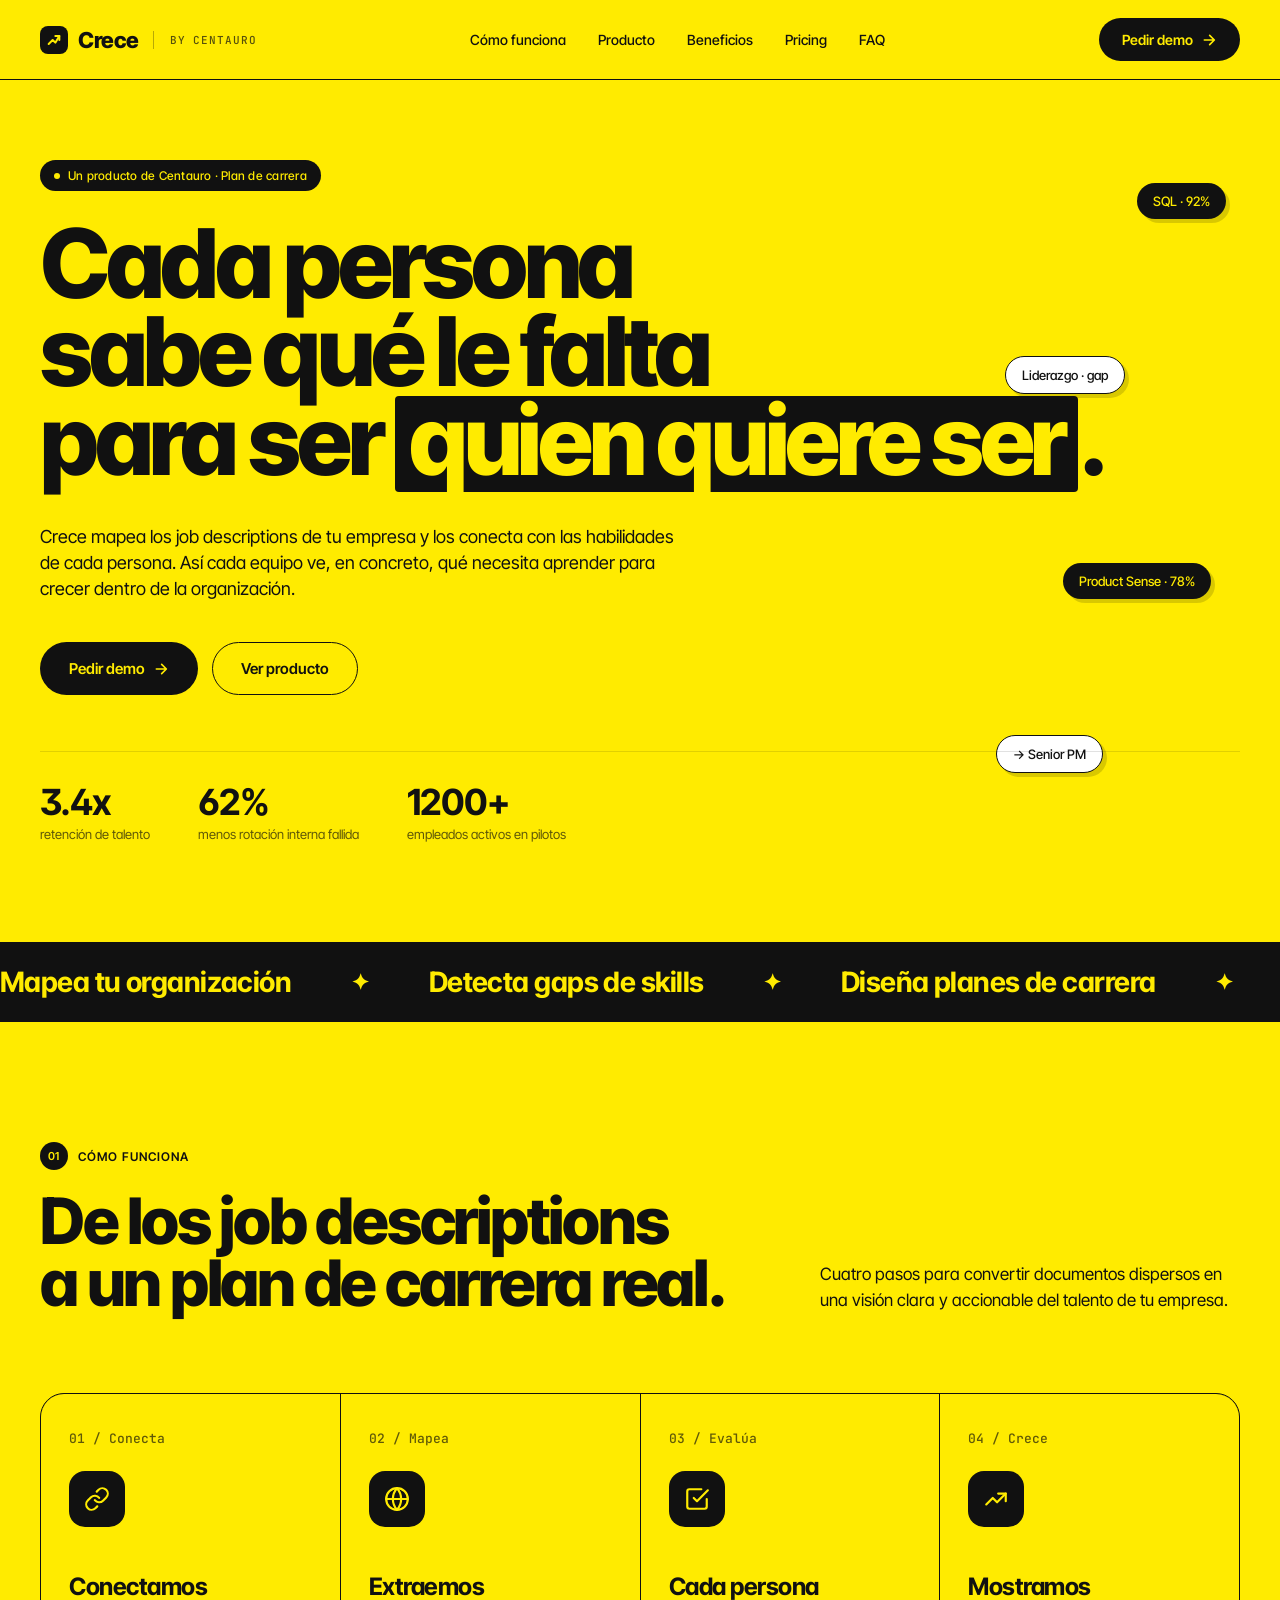
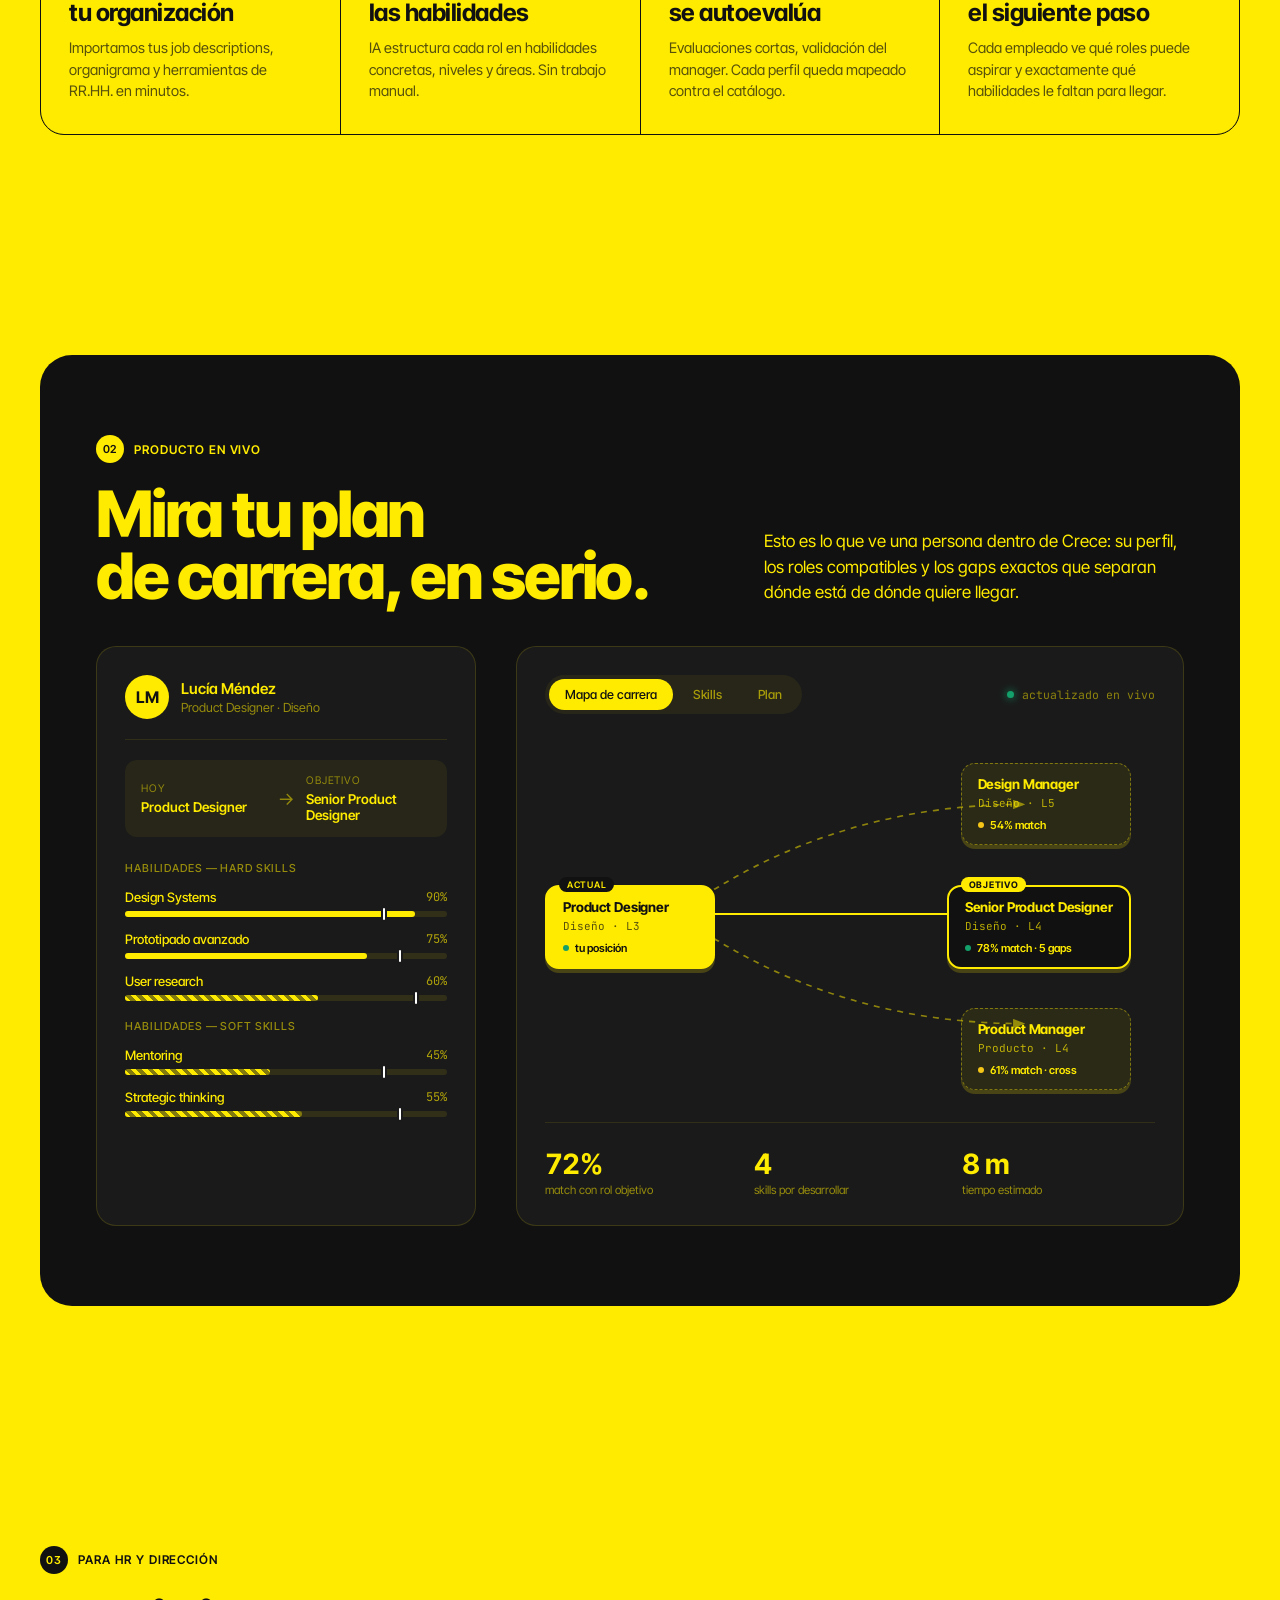
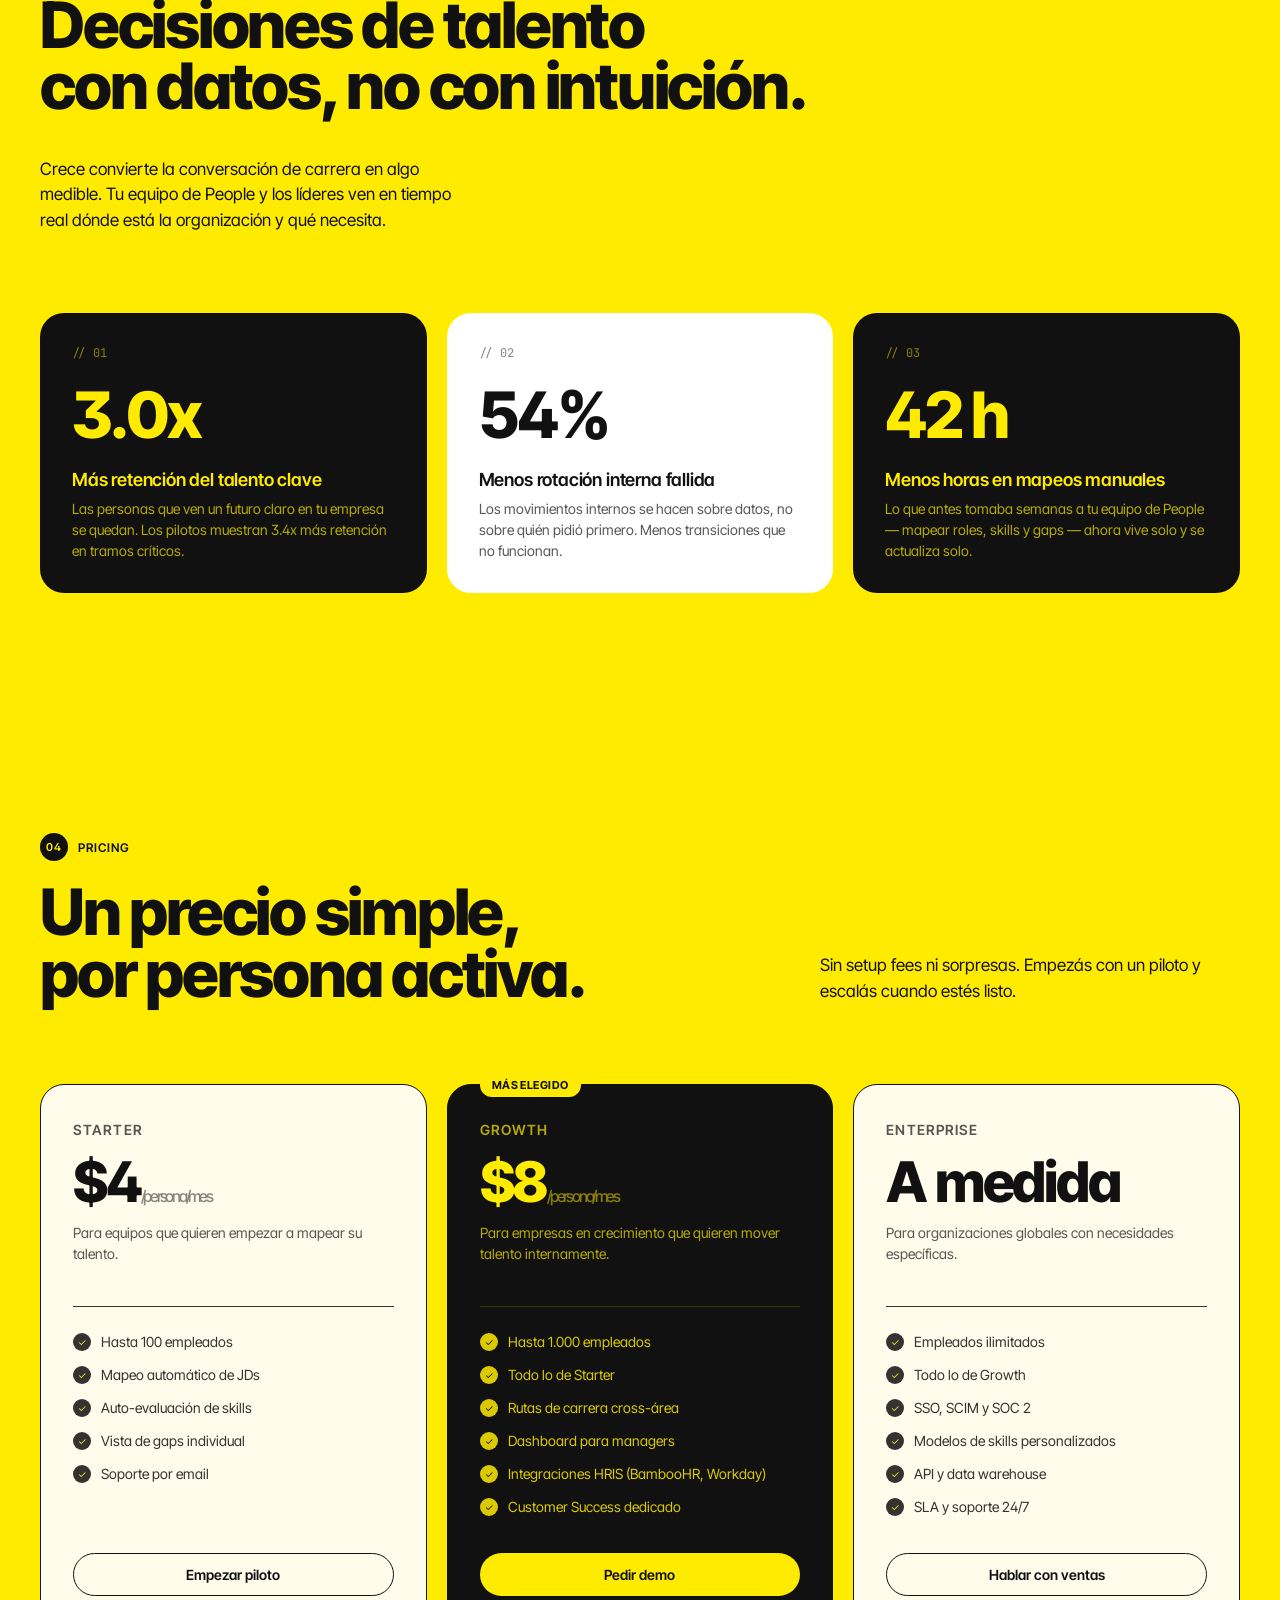
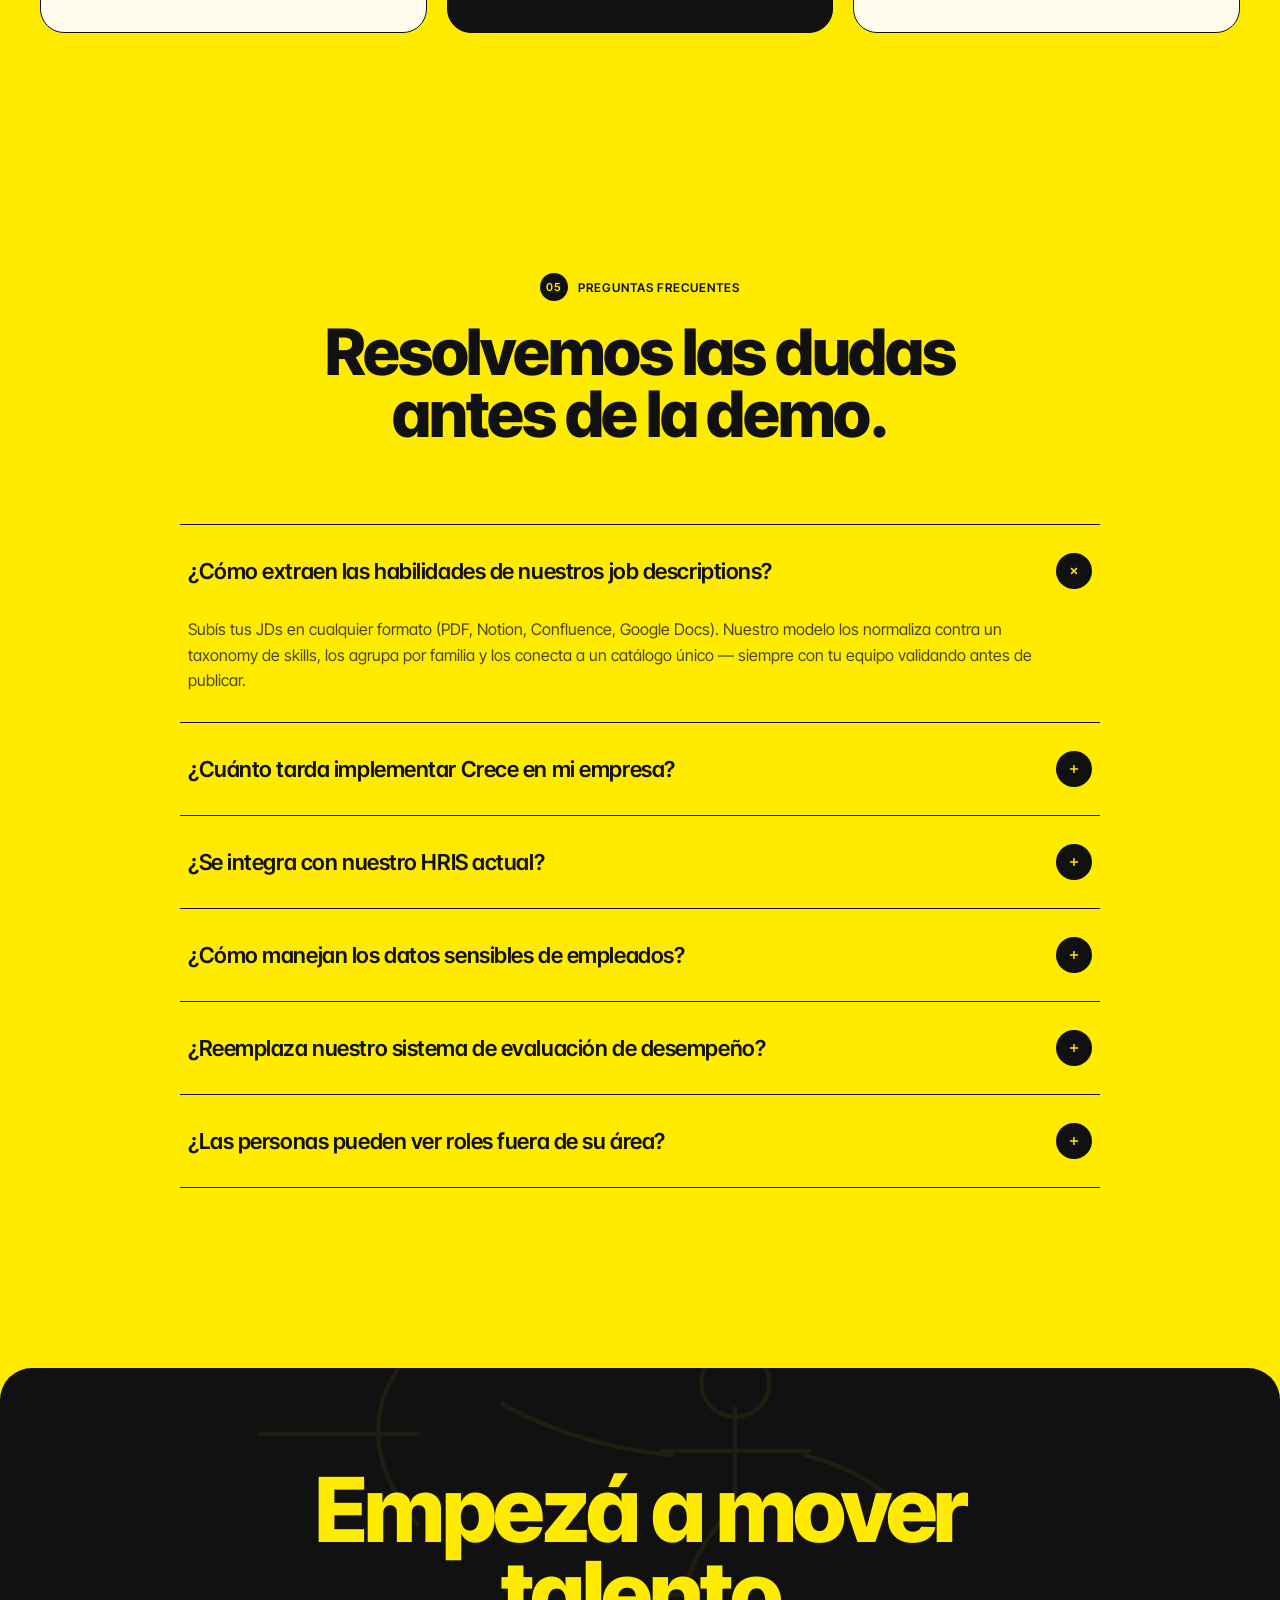
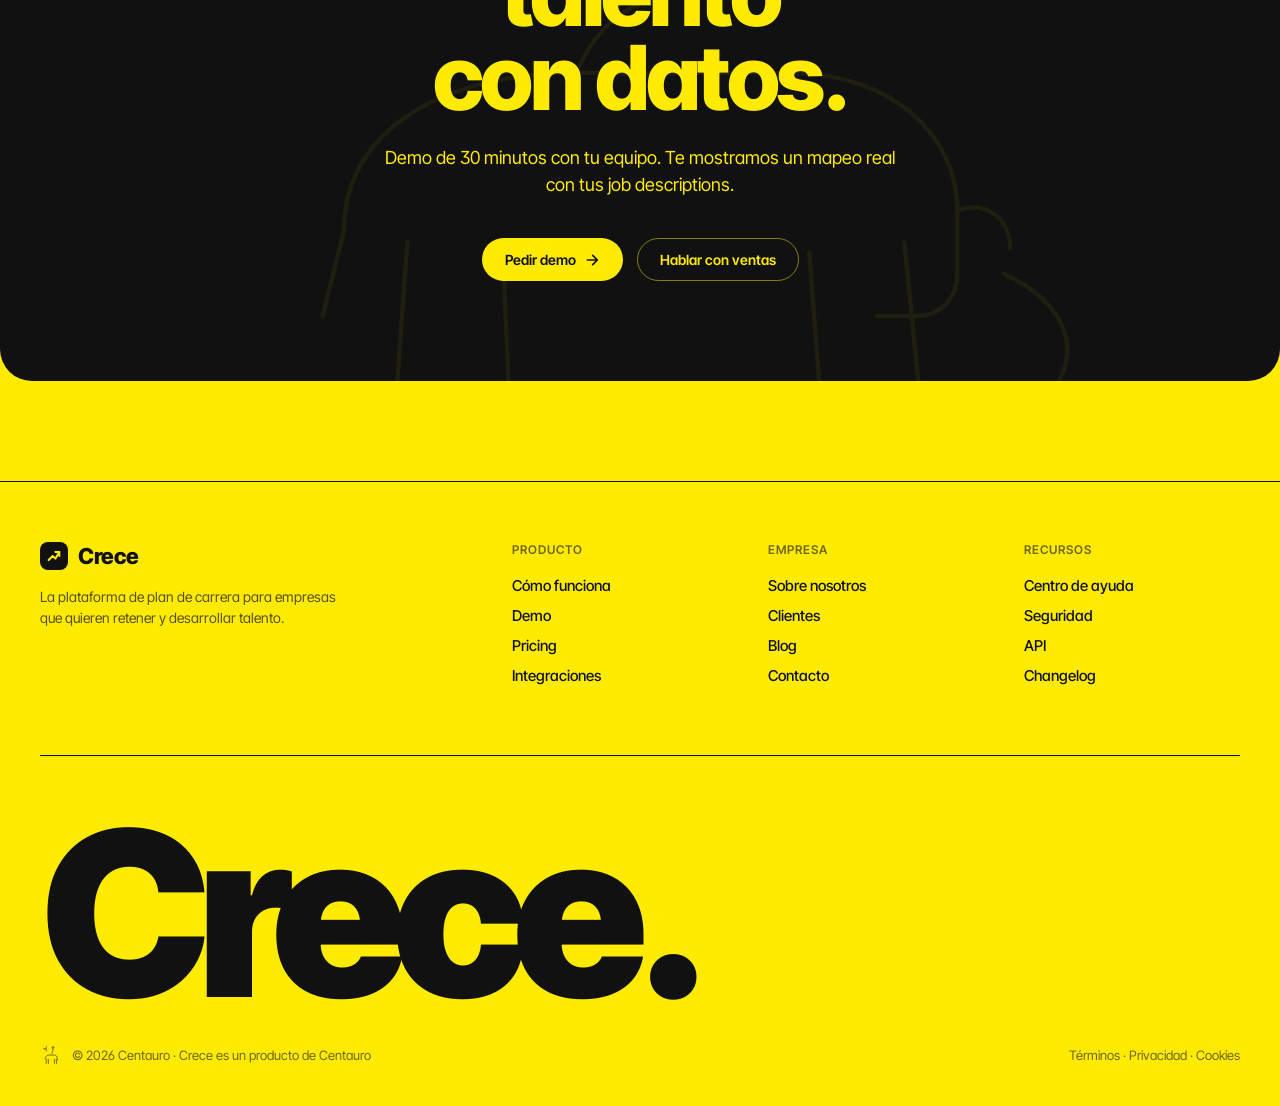
<file: index.html>
<!DOCTYPE html>
<html lang="es">
<head>
<meta charset="UTF-8" />
<meta name="viewport" content="width=device-width, initial-scale=1.0" />
<title>Crece — Mapea el plan de carrera de tu organización</title>
<meta name="description" content="Crece mapea los job descriptions de tu empresa y los conecta con las habilidades de cada persona. Cada equipo ve qué necesita aprender para crecer dentro de la organización." />
<link rel="preconnect" href="https://fonts.googleapis.com" />
<link rel="preconnect" href="https://fonts.gstatic.com" crossorigin />
<link href="https://fonts.googleapis.com/css2?family=Inter+Tight:wght@400;500;600;700;800;900&family=JetBrains+Mono:wght@400;500;600&display=swap" rel="stylesheet" />
<link rel="stylesheet" href="style.css" />
</head>
<body>

<!-- ========== NAV ========== -->
<nav class="nav">
  <div class="nav-inner">
    <a href="#" class="logo">
      <span class="logo-mark">
        <svg viewBox="0 0 24 24" fill="none" stroke="#FFEB00" stroke-width="3" stroke-linecap="round" stroke-linejoin="round">
          <path d="M4 18 L10 12 L14 16 L20 6"/>
          <path d="M14 6 L20 6 L20 12"/>
        </svg>
      </span>
      Crece
      <span class="nav-divider"></span>
      <span class="nav-by">by Centauro</span>
    </a>

    <ul class="nav-links">
      <li><a href="#como-funciona">Cómo funciona</a></li>
      <li><a href="#producto">Producto</a></li>
      <li><a href="#beneficios">Beneficios</a></li>
      <li><a href="#pricing">Pricing</a></li>
      <li><a href="#faq">FAQ</a></li>
    </ul>

    <div class="nav-cta">
      <a href="https://calendly.com/centauro-hr/30min" target="_blank" rel="noopener" class="btn btn-primary">
        Pedir demo
        <svg class="arrow" viewBox="0 0 24 24" fill="none" stroke="currentColor" stroke-width="2.5" stroke-linecap="round" stroke-linejoin="round">
          <path d="M5 12h14M13 5l7 7-7 7"/>
        </svg>
      </a>
    </div>
  </div>
</nav>

<!-- ========== HERO ========== -->
<section class="hero">


  <!-- Floating skill chips -->
  <div class="hero-chips" aria-hidden="true">
    <div class="float-chip c1">SQL · 92%</div>
    <div class="float-chip alt c2">Liderazgo · gap</div>
    <div class="float-chip c3">Product Sense · 78%</div>
    <div class="float-chip alt c4">→ Senior PM</div>
  </div>

  <span class="hero-tag reveal">
    <span class="dot"></span>
    Un producto de Centauro · Plan de carrera
  </span>

  <h1 class="reveal delay-1">
    Cada persona<br/>
    sabe qué le falta<br/>
    para ser <span class="underline"><em>quien quiere ser</em></span>.
  </h1>

  <p class="hero-sub reveal delay-2">
    Crece mapea los job descriptions de tu empresa y los conecta con las habilidades de cada persona.
    Así cada equipo ve, en concreto, qué necesita aprender para crecer dentro de la organización.
  </p>

  <div class="hero-actions reveal delay-3">
    <a href="https://calendly.com/centauro-hr/30min" target="_blank" rel="noopener" class="btn btn-primary">
      Pedir demo
      <svg class="arrow" viewBox="0 0 24 24" fill="none" stroke="currentColor" stroke-width="2.5" stroke-linecap="round" stroke-linejoin="round">
        <path d="M5 12h14M13 5l7 7-7 7"/>
      </svg>
    </a>
    <a href="#producto" class="btn btn-ghost">Ver producto</a>
  </div>

  <div class="hero-meta">
    <div class="hero-meta-item">
      <div class="num" data-target="3.4" data-suffix="x">0x</div>
      <div class="lbl">retención de talento</div>
    </div>
    <div class="hero-meta-item">
      <div class="num" data-target="62" data-suffix="%">0%</div>
      <div class="lbl">menos rotación interna fallida</div>
    </div>
    <div class="hero-meta-item">
      <div class="num" data-target="1200" data-suffix="+">0+</div>
      <div class="lbl">empleados activos en pilotos</div>
    </div>
  </div>
</section>

<!-- ========== MARQUEE ========== -->
<div class="marquee" aria-hidden="true">
  <div class="marquee-track">
    <div class="marquee-item">
      Mapea tu organización <span class="star">✦</span>
      Detecta gaps de skills <span class="star">✦</span>
      Diseña planes de carrera <span class="star">✦</span>
      Retén el talento <span class="star">✦</span>
      Mapea tu organización <span class="star">✦</span>
      Detecta gaps de skills <span class="star">✦</span>
      Diseña planes de carrera <span class="star">✦</span>
      Retén el talento <span class="star">✦</span>
    </div>
    <div class="marquee-item">
      Mapea tu organización <span class="star">✦</span>
      Detecta gaps de skills <span class="star">✦</span>
      Diseña planes de carrera <span class="star">✦</span>
      Retén el talento <span class="star">✦</span>
      Mapea tu organización <span class="star">✦</span>
      Detecta gaps de skills <span class="star">✦</span>
      Diseña planes de carrera <span class="star">✦</span>
      Retén el talento <span class="star">✦</span>
    </div>
  </div>
</div>

<!-- ========== HOW IT WORKS ========== -->
<section id="como-funciona">
  <div class="section">
    <div class="section-header">
      <div>
        <div class="section-eyebrow reveal">
          <span class="num">01</span>
          <span>Cómo funciona</span>
        </div>
        <h2 class="section-title reveal delay-1">De los job descriptions<br/>a un plan de carrera real.</h2>
      </div>
      <p class="section-desc reveal delay-2">Cuatro pasos para convertir documentos dispersos en una visión clara y accionable del talento de tu empresa.</p>
    </div>

    <div class="steps">
      <div class="step reveal">
        <div>
          <div class="step-num">01 / Conecta</div>
          <div class="step-icon">
            <svg viewBox="0 0 24 24" fill="none" stroke="currentColor" stroke-width="2" stroke-linecap="round" stroke-linejoin="round">
              <path d="M10 13a5 5 0 0 0 7.54.54l3-3a5 5 0 0 0-7.07-7.07l-1.72 1.71"/>
              <path d="M14 11a5 5 0 0 0-7.54-.54l-3 3a5 5 0 0 0 7.07 7.07l1.71-1.71"/>
            </svg>
          </div>
        </div>
        <div>
          <h3>Conectamos<br/>tu organización</h3>
          <p>Importamos tus job descriptions, organigrama y herramientas de RR.HH. en minutos.</p>
        </div>
      </div>

      <div class="step reveal delay-1">
        <div>
          <div class="step-num">02 / Mapea</div>
          <div class="step-icon">
            <svg viewBox="0 0 24 24" fill="none" stroke="currentColor" stroke-width="2" stroke-linecap="round" stroke-linejoin="round">
              <circle cx="12" cy="12" r="10"/>
              <path d="M2 12h20M12 2a15 15 0 0 1 0 20M12 2a15 15 0 0 0 0 20"/>
            </svg>
          </div>
        </div>
        <div>
          <h3>Extraemos<br/>las habilidades</h3>
          <p>IA estructura cada rol en habilidades concretas, niveles y áreas. Sin trabajo manual.</p>
        </div>
      </div>

      <div class="step reveal delay-2">
        <div>
          <div class="step-num">03 / Evalúa</div>
          <div class="step-icon">
            <svg viewBox="0 0 24 24" fill="none" stroke="currentColor" stroke-width="2" stroke-linecap="round" stroke-linejoin="round">
              <path d="M9 11l3 3L22 4"/>
              <path d="M21 12v7a2 2 0 0 1-2 2H5a2 2 0 0 1-2-2V5a2 2 0 0 1 2-2h11"/>
            </svg>
          </div>
        </div>
        <div>
          <h3>Cada persona<br/>se autoevalúa</h3>
          <p>Evaluaciones cortas, validación del manager. Cada perfil queda mapeado contra el catálogo.</p>
        </div>
      </div>

      <div class="step reveal delay-3">
        <div>
          <div class="step-num">04 / Crece</div>
          <div class="step-icon">
            <svg viewBox="0 0 24 24" fill="none" stroke="currentColor" stroke-width="2" stroke-linecap="round" stroke-linejoin="round">
              <path d="M3 17l6-6 4 4 8-8"/>
              <path d="M14 7h7v7"/>
            </svg>
          </div>
        </div>
        <div>
          <h3>Mostramos<br/>el siguiente paso</h3>
          <p>Cada empleado ve qué roles puede aspirar y exactamente qué habilidades le faltan para llegar.</p>
        </div>
      </div>
    </div>
  </div>
</section>

<!-- ========== DEMO ========== -->
<section id="producto" style="background: var(--yellow);">
  <div class="section" style="padding-top: 40px; padding-bottom: 60px;">
    <div class="demo-section">
      <div class="section-header" style="margin-bottom: 20px;">
        <div>
          <div class="section-eyebrow reveal" style="color: var(--yellow);">
            <span class="num">02</span>
            <span>Producto en vivo</span>
          </div>
          <h2 class="section-title reveal delay-1">Mira tu plan<br/>de carrera, en serio.</h2>
        </div>
        <p class="section-desc reveal delay-2">Esto es lo que ve una persona dentro de Crece: su perfil, los roles compatibles y los gaps exactos que separan dónde está de dónde quiere llegar.</p>
      </div>

      <div class="demo-grid">
        <!-- LEFT PANEL: Skills profile -->
        <div class="demo-panel reveal">
          <div class="demo-panel-head">
            <div class="avatar">LM</div>
            <div>
              <div class="demo-name">Lucía Méndez</div>
              <div class="demo-role">Product Designer · Diseño</div>
            </div>
          </div>

          <div class="role-switch">
            <div class="from">
              <div class="lbl">Hoy</div>
              <div class="val">Product Designer</div>
            </div>
            <div class="arr">→</div>
            <div class="to">
              <div class="lbl">Objetivo</div>
              <div class="val">Senior Product<br/>Designer</div>
            </div>
          </div>

          <div class="skill-block">
            <h5>Habilidades — Hard skills</h5>
            <div class="skill">
              <div class="skill-row">
                <span class="skill-name">Design Systems</span>
                <span class="skill-pct">90%</span>
              </div>
              <div class="skill-bar">
                <div class="skill-fill" data-fill="90"></div>
                <div class="skill-target" style="left: 80%;"></div>
              </div>
            </div>
            <div class="skill">
              <div class="skill-row">
                <span class="skill-name">Prototipado avanzado</span>
                <span class="skill-pct">75%</span>
              </div>
              <div class="skill-bar">
                <div class="skill-fill" data-fill="75"></div>
                <div class="skill-target" style="left: 85%;"></div>
              </div>
            </div>
            <div class="skill">
              <div class="skill-row">
                <span class="skill-name">User research</span>
                <span class="skill-pct">60%</span>
              </div>
              <div class="skill-bar">
                <div class="skill-fill gap" data-fill="60"></div>
                <div class="skill-target" style="left: 90%;"></div>
              </div>
            </div>
          </div>

          <div class="skill-block">
            <h5>Habilidades — Soft skills</h5>
            <div class="skill">
              <div class="skill-row">
                <span class="skill-name">Mentoring</span>
                <span class="skill-pct">45%</span>
              </div>
              <div class="skill-bar">
                <div class="skill-fill gap" data-fill="45"></div>
                <div class="skill-target" style="left: 80%;"></div>
              </div>
            </div>
            <div class="skill">
              <div class="skill-row">
                <span class="skill-name">Strategic thinking</span>
                <span class="skill-pct">55%</span>
              </div>
              <div class="skill-bar">
                <div class="skill-fill gap" data-fill="55"></div>
                <div class="skill-target" style="left: 85%;"></div>
              </div>
            </div>
          </div>
        </div>

        <!-- RIGHT PANEL: Career path map -->
        <div class="demo-canvas reveal delay-1">
          <div class="canvas-head">
            <div class="canvas-tabs">
              <div class="canvas-tab active">Mapa de carrera</div>
              <div class="canvas-tab">Skills</div>
              <div class="canvas-tab">Plan</div>
            </div>
            <div class="canvas-meta">
              <span class="live-dot"></span>
              <span>actualizado en vivo</span>
            </div>
          </div>

          <div class="path-map">
            <svg class="path-svg" viewBox="0 0 600 460" preserveAspectRatio="none">
              <defs>
                <marker id="arr" viewBox="0 0 10 10" refX="8" refY="5" markerWidth="6" markerHeight="6" orient="auto">
                  <path d="M0,0 L10,5 L0,10 z" fill="#FFEB00"/>
                </marker>
              </defs>
              <path d="M 130 230 Q 280 90 470 90" stroke="#FFEB00" stroke-width="2" fill="none" stroke-dasharray="6 6" marker-end="url(#arr)" opacity="0.5"/>
              <path d="M 130 230 Q 280 230 470 230" stroke="#FFEB00" stroke-width="2.5" fill="none" marker-end="url(#arr)"/>
              <path d="M 130 230 Q 280 370 470 370" stroke="#FFEB00" stroke-width="2" fill="none" stroke-dasharray="6 6" marker-end="url(#arr)" opacity="0.5"/>
            </svg>

            <div class="role-node current" style="left: 0; top: 42%;">
              <div class="role-title">Product Designer</div>
              <div class="role-area">Diseño · L3</div>
              <div class="role-match"><span class="match-dot"></span>tu posición</div>
            </div>

            <div class="role-node option" style="right: 4%; top: 8%;">
              <div class="role-title">Design Manager</div>
              <div class="role-area">Diseño · L5</div>
              <div class="role-match">
                <span class="match-dot" style="background: #F5C518;"></span>54% match
              </div>
            </div>

            <div class="role-node target" style="right: 4%; top: 42%;">
              <div class="role-title">Senior Product Designer</div>
              <div class="role-area">Diseño · L4</div>
              <div class="role-match"><span class="match-dot"></span>78% match · 5 gaps</div>
            </div>

            <div class="role-node option" style="right: 4%; top: 76%;">
              <div class="role-title">Product Manager</div>
              <div class="role-area">Producto · L4</div>
              <div class="role-match">
                <span class="match-dot" style="background: #F5C518;"></span>61% match · cross
              </div>
            </div>
          </div>

          <div class="demo-stats">
            <div class="demo-stat">
              <div class="num" data-target="78" data-suffix="%">0%</div>
              <div class="lbl">match con rol objetivo</div>
            </div>
            <div class="demo-stat">
              <div class="num" data-target="5" data-suffix="">0</div>
              <div class="lbl">skills por desarrollar</div>
            </div>
            <div class="demo-stat">
              <div class="num" data-target="9" data-suffix=" m">0 m</div>
              <div class="lbl">tiempo estimado</div>
            </div>
          </div>
        </div>
      </div>
    </div>
  </div>
</section>

<!-- ========== BENEFITS ========== -->
<section id="beneficios">
  <div class="section">
    <div class="section-header">
      <div>
        <div class="section-eyebrow reveal">
          <span class="num">03</span>
          <span>Para HR y dirección</span>
        </div>
        <h2 class="section-title reveal delay-1">Decisiones de talento<br/>con datos, no con intuición.</h2>
      </div>
      <p class="section-desc reveal delay-2">Crece convierte la conversación de carrera en algo medible. Tu equipo de People y los líderes ven en tiempo real dónde está la organización y qué necesita.</p>
    </div>

    <div class="benefits-grid">
      <div class="benefit reveal">
        <div>
          <div class="benefit-num">// 01</div>
          <div class="benefit-stat" data-stat="3.4" data-suffix="x" data-prefix="">0x</div>
        </div>
        <div>
          <h3>Más retención del talento clave</h3>
          <p>Las personas que ven un futuro claro en tu empresa se quedan. Los pilotos muestran 3.4x más retención en tramos críticos.</p>
        </div>
      </div>

      <div class="benefit reveal delay-1">
        <div>
          <div class="benefit-num">// 02</div>
          <div class="benefit-stat" data-stat="62" data-suffix="%">0%</div>
        </div>
        <div>
          <h3>Menos rotación interna fallida</h3>
          <p>Los movimientos internos se hacen sobre datos, no sobre quién pidió primero. Menos transiciones que no funcionan.</p>
        </div>
      </div>

      <div class="benefit reveal delay-2">
        <div>
          <div class="benefit-num">// 03</div>
          <div class="benefit-stat" data-stat="48" data-suffix=" h">0 h</div>
        </div>
        <div>
          <h3>Menos horas en mapeos manuales</h3>
          <p>Lo que antes tomaba semanas a tu equipo de People — mapear roles, skills y gaps — ahora vive solo y se actualiza solo.</p>
        </div>
      </div>
    </div>
  </div>
</section>

<!-- ========== PRICING ========== -->
<section id="pricing">
  <div class="section">
    <div class="section-header">
      <div>
        <div class="section-eyebrow reveal">
          <span class="num">04</span>
          <span>Pricing</span>
        </div>
        <h2 class="section-title reveal delay-1">Un precio simple,<br/>por persona activa.</h2>
      </div>
      <p class="section-desc reveal delay-2">Sin setup fees ni sorpresas. Empezás con un piloto y escalás cuando estés listo.</p>
    </div>

    <div class="pricing-grid">
      <div class="price-card reveal">
        <div class="price-name">Starter</div>
        <div class="price-amount">$4<span class="per">/persona/mes</span></div>
        <p class="price-desc">Para equipos que quieren empezar a mapear su talento.</p>
        <ul class="price-features">
          <li><span class="check">✓</span>Hasta 100 empleados</li>
          <li><span class="check">✓</span>Mapeo automático de JDs</li>
          <li><span class="check">✓</span>Auto-evaluación de skills</li>
          <li><span class="check">✓</span>Vista de gaps individual</li>
          <li><span class="check">✓</span>Soporte por email</li>
        </ul>
        <a href="#cta" class="btn btn-ghost price-cta">Empezar piloto</a>
      </div>

      <div class="price-card featured reveal delay-1">
        <span class="badge">MÁS ELEGIDO</span>
        <div class="price-name">Growth</div>
        <div class="price-amount">$8<span class="per">/persona/mes</span></div>
        <p class="price-desc">Para empresas en crecimiento que quieren mover talento internamente.</p>
        <ul class="price-features">
          <li><span class="check">✓</span>Hasta 1.000 empleados</li>
          <li><span class="check">✓</span>Todo lo de Starter</li>
          <li><span class="check">✓</span>Rutas de carrera cross-área</li>
          <li><span class="check">✓</span>Dashboard para managers</li>
          <li><span class="check">✓</span>Integraciones HRIS (BambooHR, Workday)</li>
          <li><span class="check">✓</span>Customer Success dedicado</li>
        </ul>
        <a href="https://calendly.com/centauro-hr/30min" target="_blank" rel="noopener" class="btn btn-light price-cta">Pedir demo</a>
      </div>

      <div class="price-card reveal delay-2">
        <div class="price-name">Enterprise</div>
        <div class="price-amount">A medida</div>
        <p class="price-desc">Para organizaciones globales con necesidades específicas.</p>
        <ul class="price-features">
          <li><span class="check">✓</span>Empleados ilimitados</li>
          <li><span class="check">✓</span>Todo lo de Growth</li>
          <li><span class="check">✓</span>SSO, SCIM y SOC 2</li>
          <li><span class="check">✓</span>Modelos de skills personalizados</li>
          <li><span class="check">✓</span>API y data warehouse</li>
          <li><span class="check">✓</span>SLA y soporte 24/7</li>
        </ul>
        <a href="#cta" class="btn btn-ghost price-cta">Hablar con ventas</a>
      </div>
    </div>
  </div>
</section>

<!-- ========== FAQ ========== -->
<section id="faq">
  <div class="section">
    <div class="section-header" style="justify-content: center; text-align: center;">
      <div style="margin: 0 auto;">
        <div class="section-eyebrow reveal" style="justify-content: center;">
          <span class="num">05</span>
          <span>Preguntas frecuentes</span>
        </div>
        <h2 class="section-title reveal delay-1" style="text-align: center; margin: 0 auto;">Resolvemos las dudas<br/>antes de la demo.</h2>
      </div>
    </div>

    <div class="faq">
      <div class="faq-item reveal">
        <div class="faq-q">
          <span>¿Cómo extraen las habilidades de nuestros job descriptions?</span>
          <div class="faq-icon">
            <svg width="14" height="14" viewBox="0 0 24 24" fill="none" stroke="currentColor" stroke-width="2.5">
              <path d="M12 5v14M5 12h14"/>
            </svg>
          </div>
        </div>
        <div class="faq-a">Subís tus JDs en cualquier formato (PDF, Notion, Confluence, Google Docs). Nuestro modelo los normaliza contra un taxonomy de skills, los agrupa por familia y los conecta a un catálogo único — siempre con tu equipo validando antes de publicar.</div>
      </div>

      <div class="faq-item reveal">
        <div class="faq-q">
          <span>¿Cuánto tarda implementar Crece en mi empresa?</span>
          <div class="faq-icon">
            <svg width="14" height="14" viewBox="0 0 24 24" fill="none" stroke="currentColor" stroke-width="2.5">
              <path d="M12 5v14M5 12h14"/>
            </svg>
          </div>
        </div>
        <div class="faq-a">Un piloto de hasta 100 personas se levanta en 2 semanas: importación de JDs, configuración del catálogo y onboarding de empleados. Para implementaciones globales con HRIS y SSO, contá con 4–6 semanas.</div>
      </div>

      <div class="faq-item reveal">
        <div class="faq-q">
          <span>¿Se integra con nuestro HRIS actual?</span>
          <div class="faq-icon">
            <svg width="14" height="14" viewBox="0 0 24 24" fill="none" stroke="currentColor" stroke-width="2.5">
              <path d="M12 5v14M5 12h14"/>
            </svg>
          </div>
        </div>
        <div class="faq-a">Sí. Tenemos integraciones nativas con BambooHR, Workday, Personio, HiBob, SAP SuccessFactors y otros. Si usás algo distinto, podemos conectar vía API o CSV.</div>
      </div>

      <div class="faq-item reveal">
        <div class="faq-q">
          <span>¿Cómo manejan los datos sensibles de empleados?</span>
          <div class="faq-icon">
            <svg width="14" height="14" viewBox="0 0 24 24" fill="none" stroke="currentColor" stroke-width="2.5">
              <path d="M12 5v14M5 12h14"/>
            </svg>
          </div>
        </div>
        <div class="faq-a">SOC 2 Type II, GDPR-compliant y data residency en EU o US. Los datos personales nunca se usan para entrenar modelos. Tu equipo controla qué información ve cada rol.</div>
      </div>

      <div class="faq-item reveal">
        <div class="faq-q">
          <span>¿Reemplaza nuestro sistema de evaluación de desempeño?</span>
          <div class="faq-icon">
            <svg width="14" height="14" viewBox="0 0 24 24" fill="none" stroke="currentColor" stroke-width="2.5">
              <path d="M12 5v14M5 12h14"/>
            </svg>
          </div>
        </div>
        <div class="faq-a">No. Crece se enfoca en el plan de carrera y skills — complementa tu sistema de performance, no lo reemplaza. De hecho, muchos clientes usan los datos de Crece como input para conversaciones de promoción.</div>
      </div>

      <div class="faq-item reveal">
        <div class="faq-q">
          <span>¿Las personas pueden ver roles fuera de su área?</span>
          <div class="faq-icon">
            <svg width="14" height="14" viewBox="0 0 24 24" fill="none" stroke="currentColor" stroke-width="2.5">
              <path d="M12 5v14M5 12h14"/>
            </svg>
          </div>
        </div>
        <div class="faq-a">Sí, ese es uno de los puntos fuertes. Cada persona ve no solo cómo crecer en su área sino también qué roles cross-área son compatibles, basado en sus skills actuales y los gaps reales para llegar.</div>
      </div>
    </div>
  </div>
</section>

<!-- ========== FINAL CTA ========== -->
<div style="background: var(--yellow); padding: 0 0 40px;">
  <section class="final-cta" id="cta">
    <div class="final-cta-centaur" aria-hidden="true">
      <svg class="centaur" viewBox="0 0 520 320" stroke-width="2">
        <path d="M120 230 C 120 180, 170 155, 230 155 L 330 155 C 380 155, 410 185, 410 220 L 410 250 C 410 262, 402 270, 390 270 L 372 270"/>
        <path d="M230 155 C 240 130, 260 118, 280 118"/>
        <path d="M120 230 L 110 270"/>
        <path d="M410 220 C 425 215, 435 225, 435 238"/>
        <path d="M150 235 L 145 305 L 160 305"/>
        <path d="M195 235 L 198 305 L 213 305"/>
        <path d="M340 240 L 345 305 L 360 305"/>
        <path d="M385 235 L 392 305 L 407 305"/>
        <path d="M432 250 C 460 263, 470 285, 455 305"/>
        <path d="M280 118 C 285 100, 295 86, 305 76 L 305 30"/>
        <path d="M270 50 L 340 50"/>
        <path d="M275 52 C 250 50, 220 42, 195 28"/>
        <path d="M338 52 C 360 58, 378 68, 388 84"/>
        <path d="M155 0 C 130 25, 130 55, 155 85"/>
        <path d="M155 42 L 80 42"/>
        <circle cx="305" cy="18" r="16"/>
      </svg>
    </div>

    <h2 class="reveal" style="position: relative; z-index: 1;">
      Empezá a mover talento<br/>con datos.
    </h2>
    <p class="reveal delay-1" style="position: relative; z-index: 1;">
      Demo de 30 minutos con tu equipo. Te mostramos un mapeo real con tus job descriptions.
    </p>
    <div class="actions reveal delay-2" style="position: relative; z-index: 1;">
      <a href="https://calendly.com/centauro-hr/30min" target="_blank" rel="noopener" class="btn btn-light">
        Pedir demo
        <svg class="arrow" viewBox="0 0 24 24" fill="none" stroke="currentColor" stroke-width="2.5" stroke-linecap="round" stroke-linejoin="round">
          <path d="M5 12h14M13 5l7 7-7 7"/>
        </svg>
      </a>
      <a href="#" class="btn" style="background: transparent; color: var(--yellow); border: 1px solid rgba(255,235,0,0.5);">
        Hablar con ventas
      </a>
    </div>
  </section>
</div>

<!-- ========== FOOTER ========== -->
<footer>
  <div class="footer-inner">
    <div class="footer-top">
      <div class="footer-brand">
        <a href="#" class="logo">
          <span class="logo-mark">
            <svg viewBox="0 0 24 24" fill="none" stroke="#FFEB00" stroke-width="3" stroke-linecap="round" stroke-linejoin="round">
              <path d="M4 18 L10 12 L14 16 L20 6"/>
              <path d="M14 6 L20 6 L20 12"/>
            </svg>
          </span>
          Crece
        </a>
        <p>La plataforma de plan de carrera para empresas que quieren retener y desarrollar talento.</p>
      </div>

      <div class="footer-col">
        <h5>Producto</h5>
        <ul>
          <li><a href="#como-funciona">Cómo funciona</a></li>
          <li><a href="#producto">Demo</a></li>
          <li><a href="#pricing">Pricing</a></li>
          <li><a href="#">Integraciones</a></li>
        </ul>
      </div>

      <div class="footer-col">
        <h5>Empresa</h5>
        <ul>
          <li><a href="#">Sobre nosotros</a></li>
          <li><a href="#">Clientes</a></li>
          <li><a href="#">Blog</a></li>
          <li><a href="#">Contacto</a></li>
        </ul>
      </div>

      <div class="footer-col">
        <h5>Recursos</h5>
        <ul>
          <li><a href="#">Centro de ayuda</a></li>
          <li><a href="#">Seguridad</a></li>
          <li><a href="#">API</a></li>
          <li><a href="#">Changelog</a></li>
        </ul>
      </div>
    </div>

    <div class="big-wordmark">Crece.</div>

    <div class="footer-bottom">
      <span class="opacity" style="display: inline-flex; align-items: center; gap: 10px;">
        <svg width="22" height="22" viewBox="0 0 520 520" stroke="currentColor" fill="none" stroke-width="22" stroke-linecap="round" stroke-linejoin="round">
          <path d="M120 350 C 120 290, 170 260, 230 260 L 330 260 C 380 260, 410 295, 410 340 L 410 380"/>
          <path d="M150 360 L 145 460 M195 360 L 198 460 M340 365 L 345 460 M385 360 L 392 460"/>
          <path d="M280 215 C 285 195, 295 178, 305 165 L 305 100"/>
          <circle cx="305" cy="82" r="22"/>
          <path d="M155 60 C 130 95, 130 135, 155 170 M155 115 L 80 115"/>
        </svg>
        © 2026 Centauro · Crece es un producto de Centauro
      </span>
      <span class="opacity">Términos · Privacidad · Cookies</span>
    </div>
  </div>
</footer>

<script src="script.js"></script>
</body>
</html>
</file>
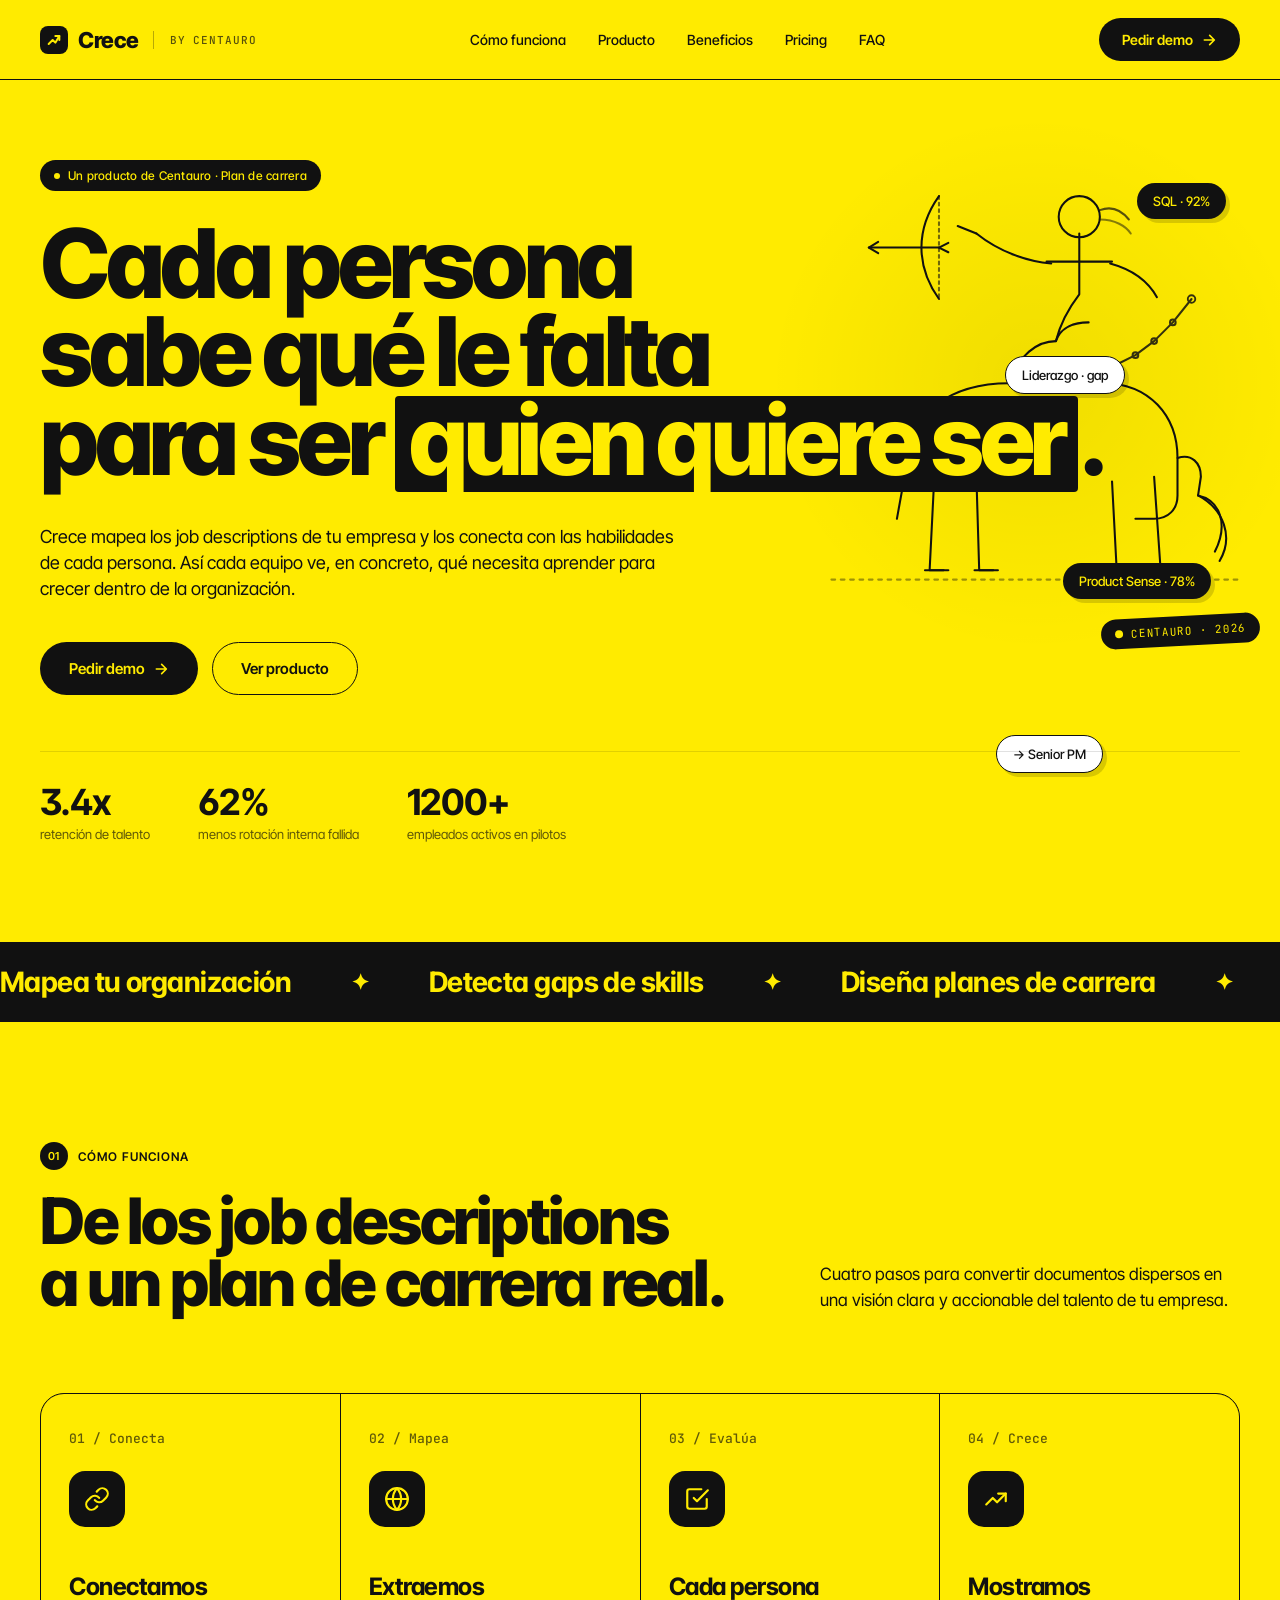
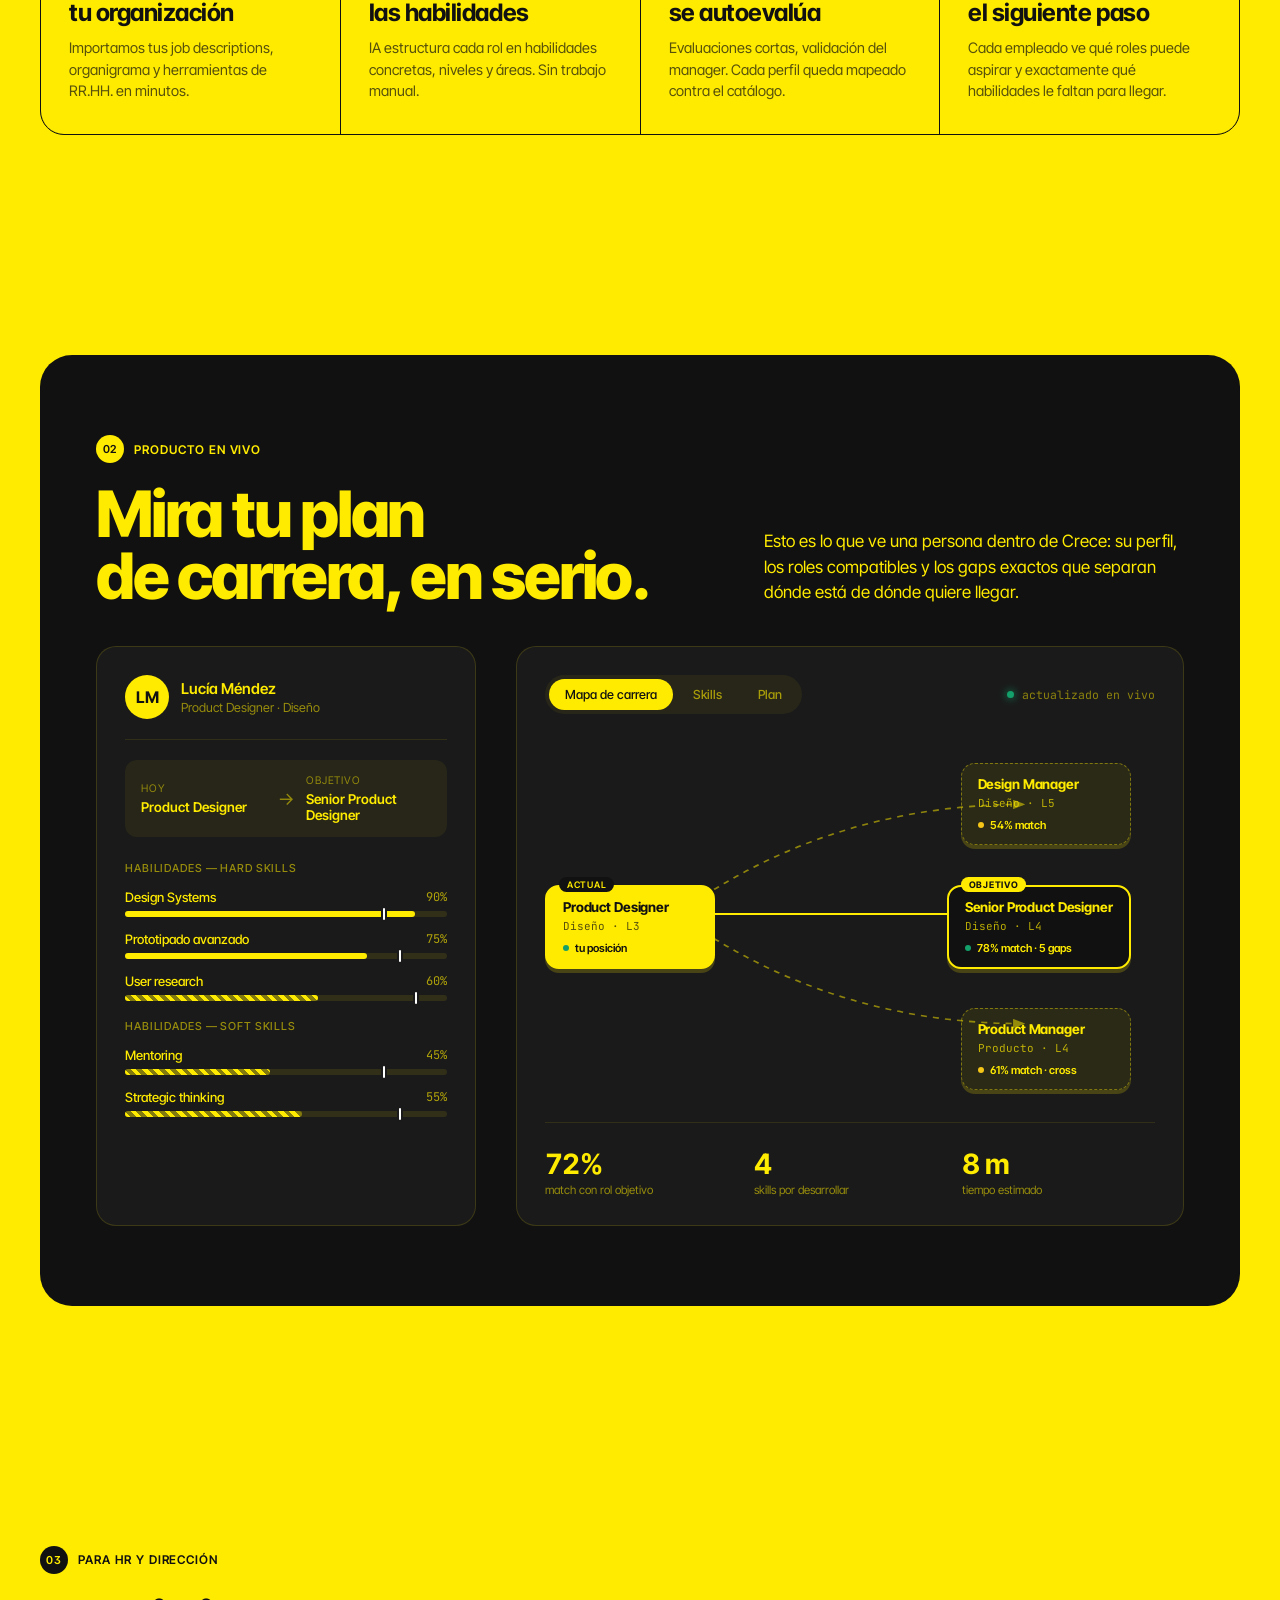
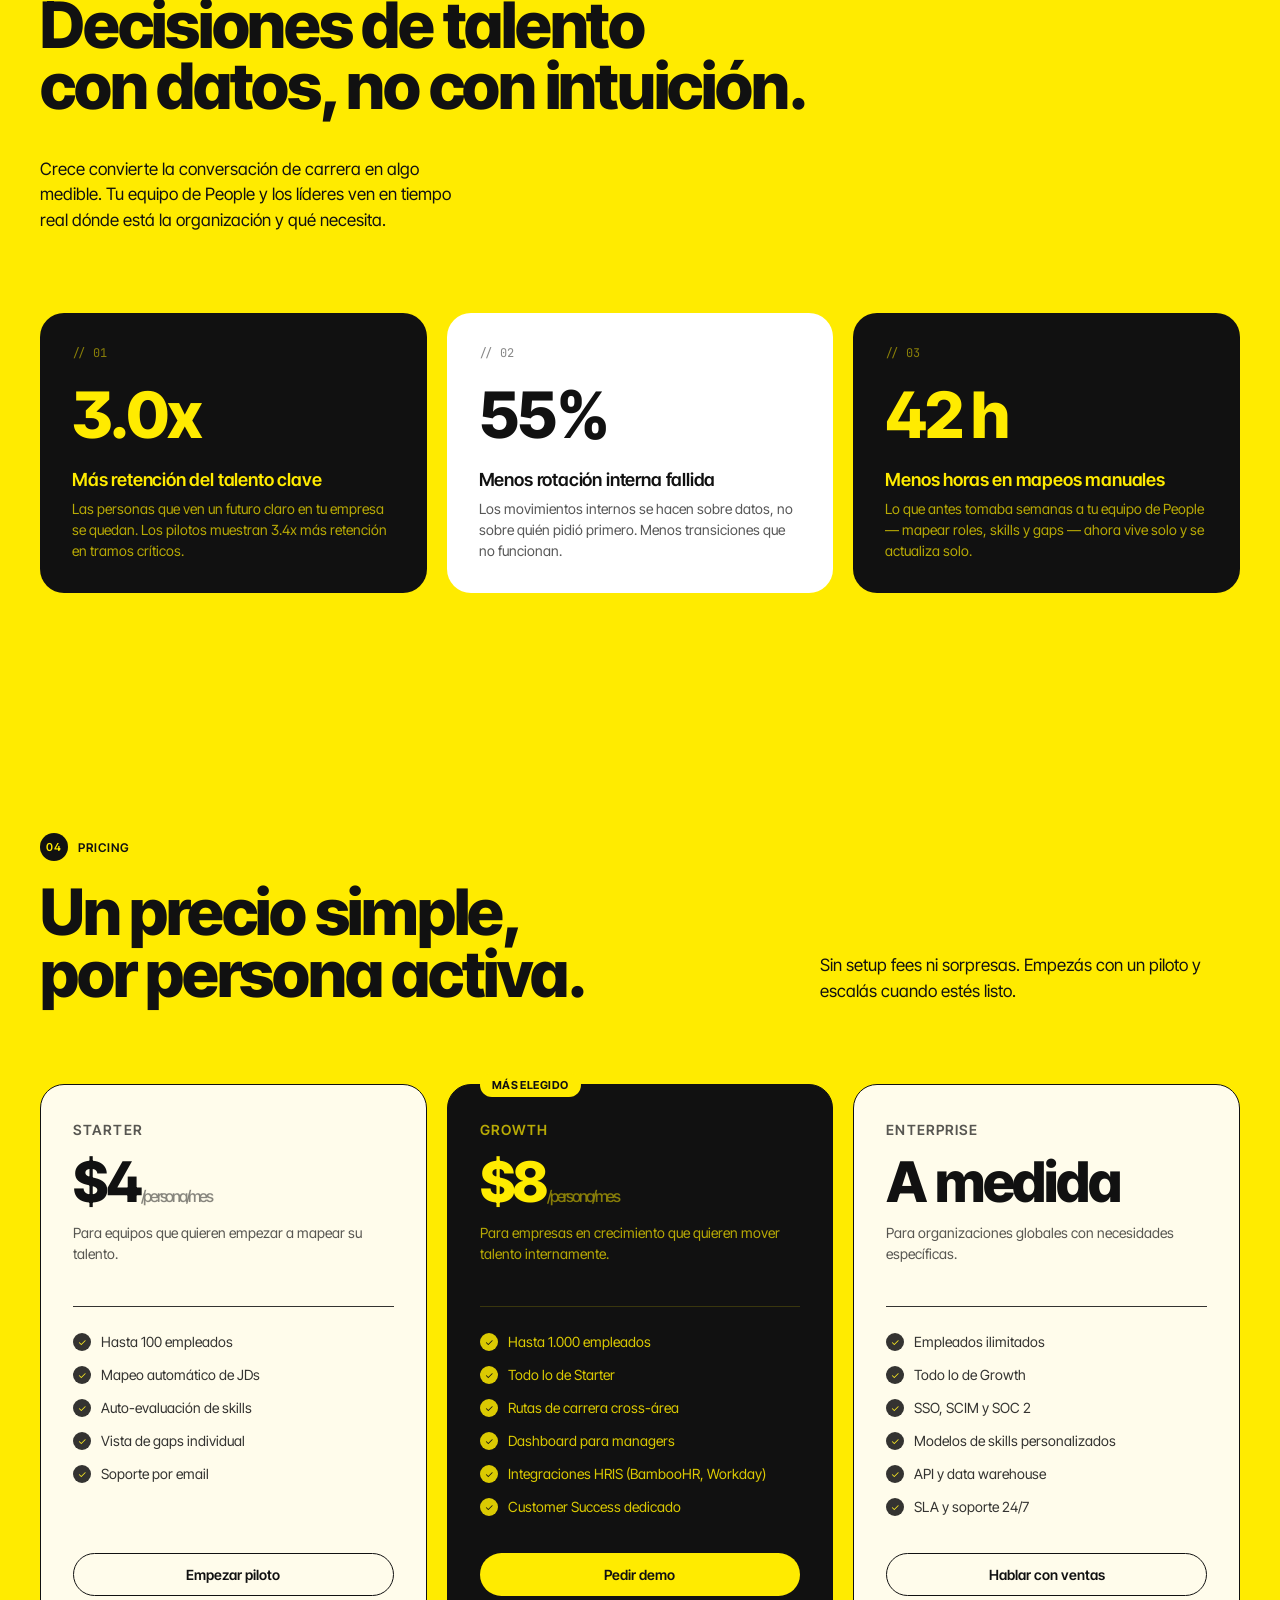
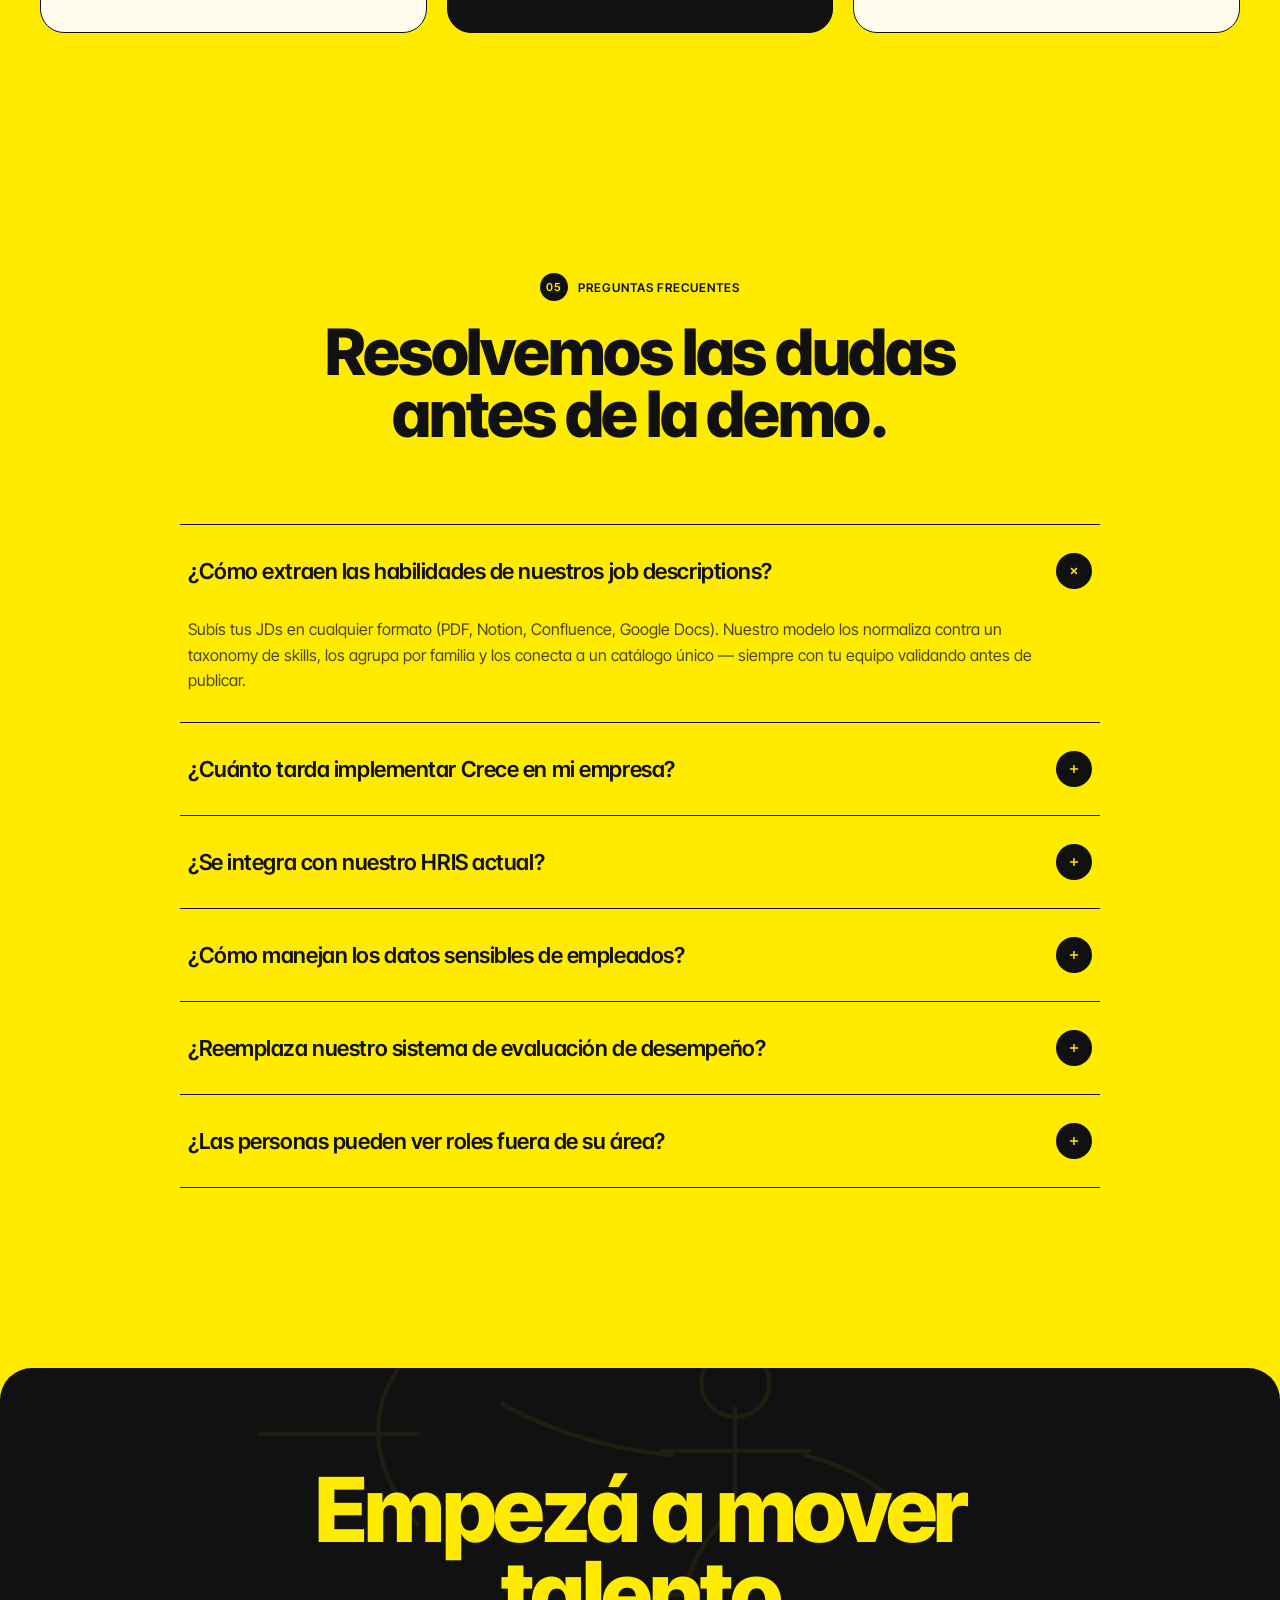
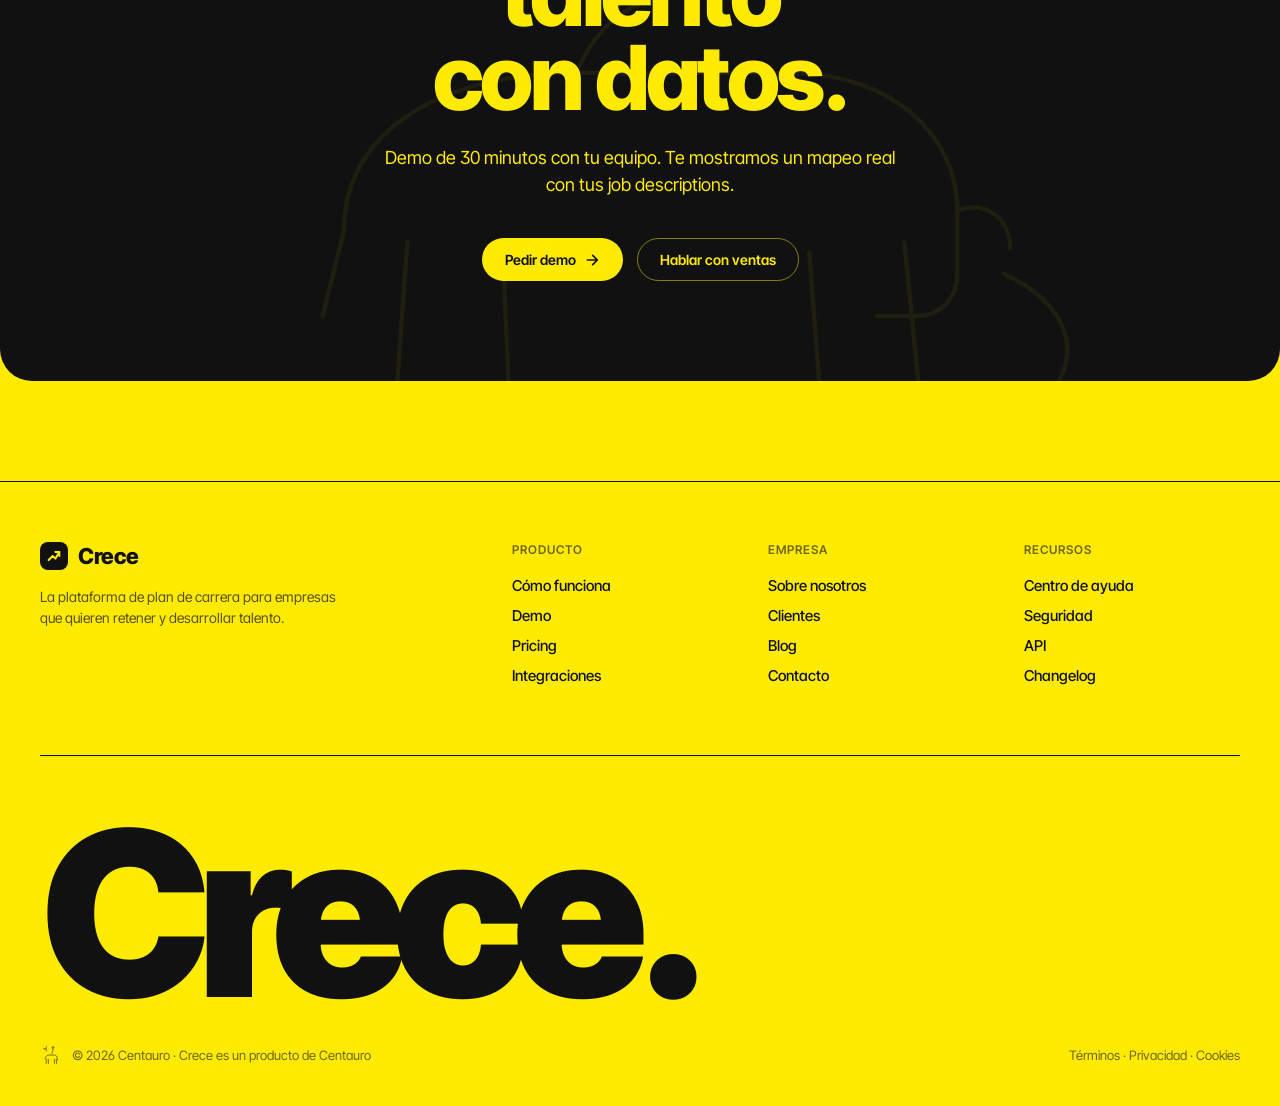
<file: Landing.html>
<!DOCTYPE html>
<html lang="es">
<head>
<meta charset="UTF-8" />
<meta name="viewport" content="width=device-width, initial-scale=1.0" />
<title>Crece — Mapea el plan de carrera de tu organización</title>
<link rel="preconnect" href="https://fonts.googleapis.com" />
<link rel="preconnect" href="https://fonts.gstatic.com" crossorigin />
<link href="https://fonts.googleapis.com/css2?family=Inter+Tight:wght@400;500;600;700;800;900&family=JetBrains+Mono:wght@400;500;600&display=swap" rel="stylesheet" />
<style>
  :root {
    --yellow: #FFEB00;
    --yellow-deep: #F5DC00;
    --yellow-soft: #FFF59A;
    --black: #0A0A0A;
    --ink: #111111;
    --ink-2: #1A1A1A;
    --line: rgba(10,10,10,0.12);
    --line-strong: rgba(10,10,10,0.85);
    --muted: rgba(10,10,10,0.65);
    --cream: #FFFCEB;
    --white: #FFFFFF;
    --green: #14A06A;
  }

  * { box-sizing: border-box; margin: 0; padding: 0; }

  html { scroll-behavior: smooth; }

  body {
    font-family: 'Inter Tight', -apple-system, sans-serif;
    background: var(--yellow);
    color: var(--ink);
    -webkit-font-smoothing: antialiased;
    overflow-x: hidden;
    font-feature-settings: "ss01", "cv11";
  }

  .mono { font-family: 'JetBrains Mono', monospace; font-feature-settings: normal; }

  ::selection { background: var(--ink); color: var(--yellow); }

  /* ---- Centaur motif ---- */
  .centaur { display: block; }
  .centaur path, .centaur circle, .centaur line {
    fill: none;
    stroke: currentColor;
    stroke-linecap: round;
    stroke-linejoin: round;
  }

  .by-centauro {
    display: inline-flex;
    align-items: center;
    gap: 8px;
    font-family: 'JetBrains Mono', monospace;
    font-size: 11px;
    letter-spacing: 0.08em;
    text-transform: uppercase;
    color: var(--ink);
    opacity: 0.7;
    text-decoration: none;
  }

  .hero-centaur {
    position: absolute;
    top: 60px;
    right: 0;
    width: clamp(280px, 38vw, 520px);
    color: var(--ink);
    pointer-events: none;
    z-index: 0;
  }
  .hero-centaur svg { width: 100%; height: auto; }
  .hero-centaur::after {
    content: "";
    position: absolute;
    inset: -20% -10%;
    background: radial-gradient(circle at 50% 50%, rgba(0,0,0,0.06), transparent 60%);
    z-index: -1;
  }

  .ctr-stamp {
    position: absolute;
    bottom: -20px;
    right: 20px;
    background: var(--ink);
    color: var(--yellow);
    padding: 8px 14px;
    border-radius: 999px;
    font-family: 'JetBrains Mono', monospace;
    font-size: 11px;
    letter-spacing: 0.06em;
    display: inline-flex;
    align-items: center;
    gap: 8px;
    transform: rotate(-3deg);
  }
  .ctr-stamp::before {
    content: "";
    width: 8px; height: 8px;
    background: var(--yellow);
    border-radius: 50%;
  }

  .final-cta-centaur {
    position: absolute;
    bottom: -40px;
    left: 50%;
    transform: translateX(-50%);
    width: 90%;
    max-width: 1100px;
    color: var(--yellow);
    opacity: 0.06;
    pointer-events: none;
  }
  .final-cta-centaur svg { width: 100%; height: auto; }

  @media (max-width: 1024px) {
    .hero-centaur { display: none; }
  }

  /* ---- NAV ---- */
  .nav {
    position: sticky;
    top: 0;
    z-index: 100;
    background: var(--yellow);
    border-bottom: 1px solid var(--ink);
  }
  .nav-inner {
    max-width: 1440px;
    margin: 0 auto;
    padding: 18px 40px;
    display: flex;
    align-items: center;
    justify-content: space-between;
    gap: 24px;
  }
  .logo {
    display: flex;
    align-items: center;
    gap: 10px;
    font-weight: 800;
    font-size: 22px;
    letter-spacing: -0.02em;
    color: var(--ink);
    text-decoration: none;
  }
  .logo-mark {
    width: 28px;
    height: 28px;
    background: var(--ink);
    border-radius: 8px;
    display: grid;
    place-items: center;
    flex-shrink: 0;
  }
  .logo-mark svg { width: 16px; height: 16px; }

  .nav-divider {
    display: inline-block;
    width: 1px;
    height: 18px;
    background: var(--ink);
    opacity: 0.3;
    margin: 0 6px 0 4px;
  }
  .nav-by {
    font-family: 'JetBrains Mono', monospace;
    font-size: 11px;
    font-weight: 500;
    letter-spacing: 0.08em;
    text-transform: uppercase;
    opacity: 0.7;
  }

  .nav-links {
    display: flex;
    gap: 32px;
    list-style: none;
    font-size: 14px;
    font-weight: 500;
  }
  .nav-links a {
    color: var(--ink);
    text-decoration: none;
    transition: opacity 0.2s;
  }
  .nav-links a:hover { opacity: 0.6; }

  .nav-cta {
    display: flex;
    gap: 12px;
    align-items: center;
  }

  .btn {
    display: inline-flex;
    align-items: center;
    gap: 8px;
    padding: 12px 22px;
    border-radius: 999px;
    font-size: 14px;
    font-weight: 600;
    font-family: 'Inter Tight', -apple-system, sans-serif;
    text-decoration: none;
    border: 1px solid transparent;
    cursor: pointer;
    transition: transform 0.15s, background 0.2s, color 0.2s;
    white-space: nowrap;
  }
  .btn:hover { transform: translateY(-1px); }
  .btn-primary { background: var(--ink); color: var(--yellow); }
  .btn-primary:hover { background: #000; }
  .btn-ghost { background: transparent; color: var(--ink); border-color: var(--ink); }
  .btn-ghost:hover { background: var(--ink); color: var(--yellow); }
  .btn-light { background: var(--yellow); color: var(--ink); }
  .btn-light:hover { background: var(--white); }

  .btn .arrow {
    width: 16px; height: 16px;
    transition: transform 0.2s;
  }
  .btn:hover .arrow { transform: translateX(3px); }

  /* ---- HERO ---- */
  .hero {
    max-width: 1440px;
    margin: 0 auto;
    padding: 80px 40px 100px;
    position: relative;
  }

  .hero-tag {
    display: inline-flex;
    align-items: center;
    gap: 8px;
    background: var(--ink);
    color: var(--yellow);
    padding: 8px 14px;
    border-radius: 999px;
    font-size: 12px;
    font-weight: 500;
    letter-spacing: 0.02em;
    margin-bottom: 28px;
  }
  .hero-tag .dot {
    width: 6px; height: 6px;
    background: var(--yellow);
    border-radius: 50%;
    animation: pulse 2s infinite;
  }

  @keyframes pulse {
    0%, 100% { opacity: 1; }
    50% { opacity: 0.4; }
  }

  .hero h1 {
    font-size: clamp(48px, 7.5vw, 112px);
    line-height: 0.92;
    letter-spacing: -0.045em;
    font-weight: 800;
    max-width: 1200px;
    position: relative;
    z-index: 1;
  }
  .hero h1 .underline {
    position: relative;
    display: inline-block;
    white-space: nowrap;
    background: var(--ink);
    padding: 0 14px 8px;
    border-radius: 4px;
  }
  .hero h1 .underline em {
    font-style: normal;
    color: var(--yellow);
  }

  .hero-sub {
    margin-top: 32px;
    font-size: clamp(18px, 1.4vw, 22px);
    line-height: 1.45;
    max-width: 640px;
    color: var(--ink);
    opacity: 0.78;
    position: relative;
    z-index: 1;
  }

  .hero-actions {
    margin-top: 40px;
    display: flex;
    gap: 14px;
    align-items: center;
    flex-wrap: wrap;
    position: relative;
    z-index: 1;
  }
  .hero-actions .btn { padding: 16px 28px; font-size: 15px; }

  .hero-meta {
    margin-top: 56px;
    display: flex;
    gap: 48px;
    align-items: center;
    flex-wrap: wrap;
    padding-top: 32px;
    border-top: 1px solid var(--line);
    position: relative;
    z-index: 1;
  }
  .hero-meta-item .num {
    font-size: 36px;
    font-weight: 700;
    letter-spacing: -0.03em;
    line-height: 1;
  }
  .hero-meta-item .lbl {
    font-size: 13px;
    color: var(--muted);
    margin-top: 6px;
  }

  /* Hero floating chips */
  .hero-chips {
    position: absolute;
    top: 0;
    right: 40px;
    width: 360px;
    height: 100%;
    pointer-events: none;
    z-index: 0;
  }
  .float-chip {
    position: absolute;
    background: var(--ink);
    color: var(--yellow);
    padding: 10px 16px;
    border-radius: 999px;
    font-size: 13px;
    font-weight: 500;
    box-shadow: 4px 4px 0 rgba(0,0,0,0.15);
    animation: float 6s ease-in-out infinite;
  }
  .float-chip.alt {
    background: var(--white);
    color: var(--ink);
    border: 1px solid var(--ink);
  }
  .float-chip.c1 { top: 12%; right: 4%; animation-delay: 0s; }
  .float-chip.c2 { top: 32%; right: 32%; animation-delay: -2s; }
  .float-chip.c3 { top: 56%; right: 8%; animation-delay: -4s; }
  .float-chip.c4 { top: 76%; right: 38%; animation-delay: -3s; }

  @keyframes float {
    0%, 100% { transform: translateY(0); }
    50% { transform: translateY(-8px); }
  }

  /* ---- MARQUEE ---- */
  .marquee {
    background: var(--ink);
    color: var(--yellow);
    padding: 22px 0;
    overflow: hidden;
    border-top: 1px solid var(--ink);
    border-bottom: 1px solid var(--ink);
  }
  .marquee-track {
    display: flex;
    gap: 60px;
    animation: scroll 40s linear infinite;
    white-space: nowrap;
    width: max-content;
  }
  .marquee-item {
    font-size: 28px;
    font-weight: 700;
    letter-spacing: -0.02em;
    display: flex;
    align-items: center;
    gap: 60px;
  }
  .marquee-item .star {
    color: var(--yellow);
    font-size: 22px;
  }
  @keyframes scroll {
    0% { transform: translateX(0); }
    100% { transform: translateX(-50%); }
  }

  /* ---- SECTIONS ---- */
  section { position: relative; }
  .section {
    max-width: 1440px;
    margin: 0 auto;
    padding: 120px 40px;
  }
  .section-header {
    display: flex;
    justify-content: space-between;
    align-items: flex-end;
    gap: 40px;
    margin-bottom: 80px;
    flex-wrap: wrap;
  }
  .section-eyebrow {
    display: inline-flex;
    align-items: center;
    gap: 10px;
    font-size: 12px;
    font-weight: 600;
    letter-spacing: 0.08em;
    text-transform: uppercase;
    color: var(--ink);
    margin-bottom: 20px;
  }
  .section-eyebrow .num {
    width: 28px; height: 28px;
    background: var(--ink);
    color: var(--yellow);
    border-radius: 50%;
    display: grid;
    place-items: center;
    font-size: 11px;
  }
  .section-title {
    font-size: clamp(40px, 5vw, 72px);
    line-height: 0.96;
    letter-spacing: -0.035em;
    font-weight: 800;
    max-width: 800px;
  }
  .section-desc {
    max-width: 420px;
    font-size: 17px;
    line-height: 1.5;
    color: var(--ink);
    opacity: 0.72;
  }

  /* ---- HOW IT WORKS ---- */
  .steps {
    display: grid;
    grid-template-columns: repeat(4, 1fr);
    gap: 1px;
    background: var(--ink);
    border: 1px solid var(--ink);
    border-radius: 24px;
    overflow: hidden;
  }
  .step {
    background: var(--yellow);
    padding: 36px 28px 32px;
    min-height: 340px;
    display: flex;
    flex-direction: column;
    justify-content: space-between;
    transition: background 0.3s;
    position: relative;
  }
  .step:hover { background: var(--cream); }

  .step-num {
    font-family: 'JetBrains Mono', monospace;
    font-size: 13px;
    font-weight: 500;
    color: var(--muted);
  }
  .step-icon {
    width: 56px; height: 56px;
    background: var(--ink);
    color: var(--yellow);
    border-radius: 16px;
    display: grid;
    place-items: center;
    margin-top: 24px;
  }
  .step-icon svg { width: 26px; height: 26px; }
  .step h3 {
    margin-top: 24px;
    font-size: 24px;
    font-weight: 700;
    letter-spacing: -0.02em;
    line-height: 1.1;
  }
  .step p {
    margin-top: 10px;
    font-size: 14.5px;
    line-height: 1.5;
    color: var(--ink);
    opacity: 0.7;
  }

  /* ---- DEMO ---- */
  .demo-section {
    background: var(--ink);
    color: var(--yellow);
    border-radius: 32px;
    padding: 80px 56px;
    margin: 60px 0;
    overflow: hidden;
    position: relative;
  }
  .demo-section .section-eyebrow { color: var(--yellow); }
  .demo-section .section-eyebrow .num { background: var(--yellow); color: var(--ink); }
  .demo-section .section-title { color: var(--yellow); }
  .demo-section .section-desc { color: var(--yellow); opacity: 0.7; }

  .demo-grid {
    display: grid;
    grid-template-columns: 380px 1fr;
    gap: 40px;
    margin-top: 40px;
  }
  .demo-panel {
    background: var(--ink-2);
    border: 1px solid rgba(255,235,0,0.15);
    border-radius: 20px;
    padding: 28px;
  }
  .demo-panel-head {
    display: flex;
    align-items: center;
    gap: 12px;
    padding-bottom: 20px;
    border-bottom: 1px solid rgba(255,235,0,0.1);
    margin-bottom: 20px;
  }
  .avatar {
    width: 44px; height: 44px;
    background: var(--yellow);
    color: var(--ink);
    border-radius: 50%;
    display: grid;
    place-items: center;
    font-weight: 700;
    font-size: 16px;
    flex-shrink: 0;
  }
  .demo-name {
    font-weight: 600;
    font-size: 15px;
    color: var(--yellow);
  }
  .demo-role {
    font-size: 12.5px;
    color: rgba(255,235,0,0.55);
    margin-top: 2px;
  }
  .role-switch {
    display: flex;
    align-items: center;
    gap: 12px;
    background: rgba(255,235,0,0.06);
    padding: 14px 16px;
    border-radius: 12px;
    margin-bottom: 24px;
  }
  .role-switch .from, .role-switch .to { flex: 1; }
  .role-switch .lbl {
    font-size: 10.5px;
    text-transform: uppercase;
    letter-spacing: 0.08em;
    color: rgba(255,235,0,0.5);
    margin-bottom: 4px;
  }
  .role-switch .val {
    font-size: 13.5px;
    font-weight: 600;
    color: var(--yellow);
    line-height: 1.2;
  }
  .role-switch .arr {
    color: var(--yellow);
    opacity: 0.5;
    font-size: 18px;
  }

  .skill-block { margin-bottom: 18px; }
  .skill-block h5 {
    font-size: 11px;
    text-transform: uppercase;
    letter-spacing: 0.08em;
    color: rgba(255,235,0,0.55);
    margin-bottom: 14px;
    font-weight: 500;
  }
  .skill { margin-bottom: 14px; }
  .skill-row {
    display: flex;
    justify-content: space-between;
    margin-bottom: 6px;
    font-size: 13px;
  }
  .skill-name { font-weight: 500; color: var(--yellow); }
  .skill-pct {
    color: rgba(255,235,0,0.65);
    font-family: 'JetBrains Mono', monospace;
    font-size: 12px;
  }
  .skill-bar {
    height: 6px;
    background: rgba(255,235,0,0.1);
    border-radius: 999px;
    overflow: visible;
    position: relative;
  }
  .skill-fill {
    height: 100%;
    background: var(--yellow);
    border-radius: 999px;
    width: 0%;
    transition: width 1.4s cubic-bezier(0.22, 0.61, 0.36, 1);
    position: relative;
  }
  .skill-fill.gap {
    background: repeating-linear-gradient(
      45deg,
      var(--yellow),
      var(--yellow) 4px,
      rgba(255,235,0,0.4) 4px,
      rgba(255,235,0,0.4) 8px
    );
  }
  .skill-target {
    position: absolute;
    top: -3px;
    width: 2px;
    height: 12px;
    background: var(--white);
    border-radius: 1px;
    box-shadow: 0 0 0 2px var(--ink-2);
  }

  /* Career path canvas */
  .demo-canvas {
    background: var(--ink-2);
    border: 1px solid rgba(255,235,0,0.15);
    border-radius: 20px;
    padding: 28px;
    position: relative;
    min-height: 540px;
    display: flex;
    flex-direction: column;
  }
  .canvas-head {
    display: flex;
    justify-content: space-between;
    align-items: center;
    margin-bottom: 20px;
  }
  .canvas-tabs {
    display: flex;
    gap: 4px;
    background: rgba(255,235,0,0.06);
    padding: 4px;
    border-radius: 999px;
  }
  .canvas-tab {
    padding: 8px 16px;
    font-size: 12.5px;
    font-weight: 500;
    color: rgba(255,235,0,0.6);
    border-radius: 999px;
    cursor: pointer;
    transition: all 0.2s;
    user-select: none;
  }
  .canvas-tab.active {
    background: var(--yellow);
    color: var(--ink);
  }
  .canvas-meta {
    font-family: 'JetBrains Mono', monospace;
    font-size: 11.5px;
    color: rgba(255,235,0,0.5);
    display: flex;
    align-items: center;
    gap: 8px;
  }
  .live-dot {
    width: 7px; height: 7px;
    background: var(--green);
    border-radius: 50%;
    box-shadow: 0 0 8px var(--green);
    animation: pulse 1.5s infinite;
  }

  .path-map {
    flex: 1;
    position: relative;
    padding: 20px 8px;
    min-height: 360px;
  }
  .path-svg {
    width: 100%;
    height: 100%;
    position: absolute;
    inset: 0;
    pointer-events: none;
  }
  .role-node {
    position: absolute;
    background: var(--yellow);
    color: var(--ink);
    border-radius: 14px;
    padding: 12px 16px;
    min-width: 170px;
    box-shadow: 0 4px 0 rgba(255,235,0,0.2);
    z-index: 2;
    transition: transform 0.2s;
    cursor: pointer;
  }
  .role-node:hover { transform: translateY(-2px); }
  .role-node.current {
    background: var(--yellow);
    border: 2px solid var(--yellow);
  }
  .role-node.current::before {
    content: "ACTUAL";
    position: absolute;
    top: -10px;
    left: 12px;
    background: var(--ink);
    color: var(--yellow);
    font-size: 9px;
    padding: 2px 8px;
    border-radius: 999px;
    font-weight: 600;
    letter-spacing: 0.08em;
  }
  .role-node.target {
    background: var(--ink);
    color: var(--yellow);
    border: 2px solid var(--yellow);
  }
  .role-node.target::before {
    content: "OBJETIVO";
    position: absolute;
    top: -10px;
    left: 12px;
    background: var(--yellow);
    color: var(--ink);
    font-size: 9px;
    padding: 2px 8px;
    border-radius: 999px;
    font-weight: 700;
    letter-spacing: 0.08em;
  }
  .role-node.option {
    background: rgba(255,235,0,0.08);
    color: var(--yellow);
    border: 1px dashed rgba(255,235,0,0.4);
  }
  .role-title {
    font-weight: 700;
    font-size: 13.5px;
    line-height: 1.2;
    letter-spacing: -0.01em;
  }
  .role-area {
    font-size: 11px;
    margin-top: 4px;
    opacity: 0.7;
    font-family: 'JetBrains Mono', monospace;
  }
  .role-match {
    margin-top: 8px;
    font-size: 11px;
    font-weight: 600;
    display: flex;
    align-items: center;
    gap: 6px;
  }
  .match-dot {
    width: 6px; height: 6px;
    border-radius: 50%;
    background: var(--green);
    flex-shrink: 0;
  }

  .demo-stats {
    margin-top: 28px;
    display: grid;
    grid-template-columns: repeat(3, 1fr);
    gap: 16px;
    padding-top: 24px;
    border-top: 1px solid rgba(255,235,0,0.1);
  }
  .demo-stat .num {
    font-size: 28px;
    font-weight: 700;
    color: var(--yellow);
    letter-spacing: -0.02em;
    font-feature-settings: "tnum";
  }
  .demo-stat .lbl {
    font-size: 11.5px;
    color: rgba(255,235,0,0.55);
    margin-top: 2px;
  }

  /* ---- BENEFITS ---- */
  .benefits-grid {
    display: grid;
    grid-template-columns: repeat(3, 1fr);
    gap: 20px;
  }
  .benefit {
    background: var(--ink);
    color: var(--yellow);
    border-radius: 24px;
    padding: 32px;
    min-height: 280px;
    display: flex;
    flex-direction: column;
    justify-content: space-between;
    transition: transform 0.3s, background 0.3s;
  }
  .benefit:nth-child(2) {
    background: var(--white);
    color: var(--ink);
  }
  .benefit:hover { transform: translateY(-4px); }
  .benefit-num {
    font-family: 'JetBrains Mono', monospace;
    font-size: 12px;
    opacity: 0.5;
  }
  .benefit-stat {
    font-size: 64px;
    font-weight: 800;
    letter-spacing: -0.04em;
    line-height: 0.95;
    margin-top: 24px;
  }
  .benefit-stat .unit { font-size: 28px; opacity: 0.6; }
  .benefit h3 {
    font-size: 18px;
    font-weight: 600;
    margin-top: 16px;
    letter-spacing: -0.01em;
  }
  .benefit p {
    font-size: 14px;
    line-height: 1.5;
    opacity: 0.7;
    margin-top: 8px;
  }

  /* ---- PRICING ---- */
  .pricing-grid {
    display: grid;
    grid-template-columns: repeat(3, 1fr);
    gap: 20px;
  }
  .price-card {
    background: var(--cream);
    border: 1px solid var(--ink);
    border-radius: 24px;
    padding: 36px 32px;
    display: flex;
    flex-direction: column;
  }
  .price-card.featured {
    background: var(--ink);
    color: var(--yellow);
    position: relative;
  }
  .price-card.featured .badge {
    position: absolute;
    top: -12px;
    left: 32px;
    background: var(--yellow);
    color: var(--ink);
    font-size: 11px;
    padding: 5px 12px;
    border-radius: 999px;
    font-weight: 700;
    letter-spacing: 0.04em;
  }
  .price-name {
    font-size: 14px;
    font-weight: 600;
    text-transform: uppercase;
    letter-spacing: 0.08em;
    opacity: 0.7;
  }
  .price-amount {
    font-size: 56px;
    font-weight: 800;
    letter-spacing: -0.04em;
    margin-top: 16px;
    line-height: 1;
  }
  .price-amount .per {
    font-size: 16px;
    font-weight: 500;
    opacity: 0.5;
  }
  .price-desc {
    font-size: 14px;
    line-height: 1.5;
    margin-top: 12px;
    opacity: 0.7;
    min-height: 60px;
  }
  .price-features {
    list-style: none;
    margin-top: 24px;
    padding-top: 24px;
    border-top: 1px solid currentColor;
    opacity: 0.85;
    flex: 1;
  }
  .price-card.featured .price-features { border-color: rgba(255,235,0,0.2); }
  .price-features li {
    display: flex;
    gap: 10px;
    font-size: 14px;
    line-height: 1.5;
    margin-bottom: 12px;
    align-items: flex-start;
  }
  .check {
    flex-shrink: 0;
    width: 18px; height: 18px;
    background: var(--ink);
    color: var(--yellow);
    border-radius: 50%;
    display: grid;
    place-items: center;
    font-size: 10px;
    margin-top: 2px;
  }
  .price-card.featured .check { background: var(--yellow); color: var(--ink); }
  .price-cta {
    margin-top: 24px;
    width: 100%;
    justify-content: center;
  }

  /* ---- FAQ ---- */
  .faq {
    max-width: 920px;
    margin: 0 auto;
  }
  .faq-item {
    border-top: 1px solid var(--ink);
    cursor: pointer;
  }
  .faq-item:last-child { border-bottom: 1px solid var(--ink); }
  .faq-q {
    padding: 28px 8px;
    display: flex;
    justify-content: space-between;
    align-items: center;
    gap: 24px;
    font-size: 22px;
    font-weight: 600;
    letter-spacing: -0.02em;
    transition: opacity 0.2s;
    user-select: none;
  }
  .faq-item:hover .faq-q { opacity: 0.7; }
  .faq-icon {
    width: 36px; height: 36px;
    border-radius: 50%;
    background: var(--ink);
    color: var(--yellow);
    display: grid;
    place-items: center;
    flex-shrink: 0;
    transition: transform 0.3s;
  }
  .faq-item.open .faq-icon { transform: rotate(45deg); }
  .faq-a {
    max-height: 0;
    overflow: hidden;
    transition: max-height 0.4s ease, padding 0.3s;
    font-size: 16px;
    line-height: 1.6;
    color: var(--ink);
    opacity: 0.75;
    padding: 0 64px 0 8px;
  }
  .faq-item.open .faq-a {
    max-height: 240px;
    padding-bottom: 28px;
  }

  /* ---- FINAL CTA ---- */
  .final-cta {
    background: var(--ink);
    color: var(--yellow);
    border-radius: 32px;
    padding: 100px 56px;
    text-align: center;
    margin: 60px 40px;
    max-width: 1360px;
    margin-left: auto;
    margin-right: auto;
    position: relative;
    overflow: hidden;
  }
  .final-cta h2 {
    font-size: clamp(48px, 7vw, 96px);
    line-height: 0.94;
    letter-spacing: -0.04em;
    font-weight: 800;
    max-width: 900px;
    margin: 0 auto;
  }
  .final-cta p {
    font-size: 18px;
    line-height: 1.5;
    margin-top: 24px;
    max-width: 540px;
    margin-left: auto;
    margin-right: auto;
    opacity: 0.7;
  }
  .final-cta .actions {
    margin-top: 40px;
    display: flex;
    gap: 14px;
    justify-content: center;
    flex-wrap: wrap;
  }

  /* ---- FOOTER ---- */
  footer {
    background: var(--yellow);
    border-top: 1px solid var(--ink);
    padding: 60px 40px 40px;
  }
  .footer-inner {
    max-width: 1440px;
    margin: 0 auto;
  }
  .footer-top {
    display: grid;
    grid-template-columns: 2fr 1fr 1fr 1fr;
    gap: 40px;
    padding-bottom: 60px;
    border-bottom: 1px solid var(--ink);
  }
  .footer-brand { max-width: 320px; }
  .footer-brand p {
    margin-top: 16px;
    font-size: 14px;
    line-height: 1.5;
    opacity: 0.7;
  }
  .footer-col h5 {
    font-size: 12px;
    font-weight: 600;
    text-transform: uppercase;
    letter-spacing: 0.08em;
    margin-bottom: 18px;
    opacity: 0.6;
  }
  .footer-col ul { list-style: none; }
  .footer-col li { margin-bottom: 10px; }
  .footer-col a {
    color: var(--ink);
    text-decoration: none;
    font-size: 15px;
    font-weight: 500;
  }
  .footer-col a:hover { text-decoration: underline; }
  .footer-bottom {
    margin-top: 32px;
    display: flex;
    justify-content: space-between;
    align-items: center;
    font-size: 13px;
    flex-wrap: wrap;
    gap: 16px;
  }
  .footer-bottom .opacity { opacity: 0.6; }
  .big-wordmark {
    font-size: clamp(80px, 18vw, 260px);
    font-weight: 900;
    letter-spacing: -0.06em;
    line-height: 0.85;
    margin-top: 60px;
    color: var(--ink);
  }

  /* ---- SCROLL ANIMATIONS ---- */
  .reveal {
    opacity: 0;
    transform: translateY(30px);
    transition: opacity 0.8s cubic-bezier(0.22, 0.61, 0.36, 1),
                transform 0.8s cubic-bezier(0.22, 0.61, 0.36, 1);
  }
  .reveal.visible {
    opacity: 1;
    transform: translateY(0);
  }
  .reveal.delay-1 { transition-delay: 0.1s; }
  .reveal.delay-2 { transition-delay: 0.2s; }
  .reveal.delay-3 { transition-delay: 0.3s; }

  /* ---- RESPONSIVE ---- */
  @media (max-width: 1024px) {
    .nav-links { display: none; }
    .steps { grid-template-columns: repeat(2, 1fr); }
    .demo-grid { grid-template-columns: 1fr; }
    .benefits-grid, .pricing-grid { grid-template-columns: 1fr; }
    .footer-top { grid-template-columns: 1fr 1fr; }
    .hero-chips { display: none; }
  }

  @media (max-width: 600px) {
    .section { padding: 80px 24px; }
    .hero { padding: 60px 24px 80px; }
    .nav-inner { padding: 16px 24px; }
    .steps { grid-template-columns: 1fr; }
    .footer-top { grid-template-columns: 1fr; }
    .demo-section { padding: 60px 28px; }
    .final-cta { padding: 60px 28px; margin: 60px 24px; }
    .final-cta h2 { font-size: clamp(36px, 10vw, 64px); }
  }
</style>
</head>
<body>

<!-- ========== NAV ========== -->
<nav class="nav">
  <div class="nav-inner">
    <a href="#" class="logo">
      <span class="logo-mark">
        <svg viewBox="0 0 24 24" fill="none" stroke="#FFEB00" stroke-width="3" stroke-linecap="round" stroke-linejoin="round">
          <path d="M4 18 L10 12 L14 16 L20 6"/>
          <path d="M14 6 L20 6 L20 12"/>
        </svg>
      </span>
      Crece
      <span class="nav-divider"></span>
      <span class="nav-by">by Centauro</span>
    </a>

    <ul class="nav-links">
      <li><a href="#como-funciona">Cómo funciona</a></li>
      <li><a href="#producto">Producto</a></li>
      <li><a href="#beneficios">Beneficios</a></li>
      <li><a href="#pricing">Pricing</a></li>
      <li><a href="#faq">FAQ</a></li>
    </ul>

    <div class="nav-cta">
      <a href="#cta" class="btn btn-primary">
        Pedir demo
        <svg class="arrow" viewBox="0 0 24 24" fill="none" stroke="currentColor" stroke-width="2.5" stroke-linecap="round" stroke-linejoin="round">
          <path d="M5 12h14M13 5l7 7-7 7"/>
        </svg>
      </a>
    </div>
  </div>
</nav>

<!-- ========== HERO ========== -->
<section class="hero">

  <!-- Centaur illustration -->
  <div class="hero-centaur" aria-hidden="true">
    <svg class="centaur" viewBox="0 0 520 520" stroke-width="2.2">
      <!-- ground line -->
      <path d="M40 470 L480 470" stroke-dasharray="4 6" opacity="0.4"/>
      <!-- horse body -->
      <path d="M120 350 C 120 290, 170 260, 230 260 L 330 260 C 380 260, 410 295, 410 340 L 410 380 C 410 395, 400 405, 385 405 L 365 405"/>
      <!-- horse back curve up to torso -->
      <path d="M230 260 C 240 230, 260 215, 280 215"/>
      <!-- horse chest down to front legs -->
      <path d="M120 350 L 110 405"/>
      <!-- horse rear -->
      <path d="M410 340 C 425 335, 435 345, 435 360 L 432 380"/>
      <!-- legs -->
      <path d="M150 360 L 145 460 L 160 460"/>
      <path d="M195 360 L 198 460 L 213 460"/>
      <path d="M340 365 L 345 460 L 360 460"/>
      <path d="M385 360 L 392 460 L 407 460"/>
      <!-- hooves -->
      <path d="M140 460 L 165 460"/>
      <path d="M193 460 L 218 460"/>
      <path d="M340 460 L 365 460"/>
      <path d="M388 460 L 412 460"/>
      <!-- tail -->
      <path d="M432 380 C 460 395, 470 425, 455 450"/>
      <path d="M432 380 C 455 385, 465 410, 450 440"/>
      <!-- human torso (rises from horse back) -->
      <path d="M280 215 C 285 195, 295 178, 305 165 L 305 100"/>
      <path d="M280 215 C 285 200, 300 195, 315 195"/>
      <!-- shoulders -->
      <path d="M270 130 L 340 130"/>
      <!-- left arm raised forward (holding bow) -->
      <path d="M275 132 C 250 130, 220 120, 195 100"/>
      <path d="M195 100 L 175 92"/>
      <!-- right arm pulling back -->
      <path d="M338 132 C 360 138, 378 150, 388 168"/>
      <!-- bow -->
      <path d="M155 60 C 130 95, 130 135, 155 170"/>
      <line x1="155" y1="60" x2="155" y2="170" stroke-dasharray="3 4" opacity="0.6"/>
      <!-- arrow -->
      <path d="M155 115 L 80 115"/>
      <path d="M80 115 L 90 109 M80 115 L 90 121"/>
      <path d="M155 115 L 165 110 M155 115 L 165 120"/>
      <!-- head -->
      <circle cx="305" cy="82" r="22"/>
      <!-- hair / wind -->
      <path d="M327 75 C 340 70, 350 75, 358 85" opacity="0.7"/>
      <path d="M327 85 C 343 85, 355 92, 360 100" opacity="0.5"/>
      <!-- skill chart growing from horse back -->
      <g opacity="0.85">
        <path d="M345 240 L 365 230 L 385 215 L 405 195 L 425 170"/>
        <circle cx="345" cy="240" r="3" fill="currentColor"/>
        <circle cx="365" cy="230" r="3" fill="currentColor"/>
        <circle cx="385" cy="215" r="3" fill="currentColor"/>
        <circle cx="405" cy="195" r="3" fill="currentColor"/>
        <circle cx="425" cy="170" r="4" fill="#FFEB00" stroke="currentColor" stroke-width="2"/>
      </g>
    </svg>
    <div class="ctr-stamp">CENTAURO · 2026</div>
  </div>

  <!-- Floating skill chips -->
  <div class="hero-chips" aria-hidden="true">
    <div class="float-chip c1">SQL · 92%</div>
    <div class="float-chip alt c2">Liderazgo · gap</div>
    <div class="float-chip c3">Product Sense · 78%</div>
    <div class="float-chip alt c4">→ Senior PM</div>
  </div>

  <span class="hero-tag reveal">
    <span class="dot"></span>
    Un producto de Centauro · Plan de carrera
  </span>

  <h1 class="reveal delay-1">
    Cada persona<br/>
    sabe qué le falta<br/>
    para ser <span class="underline"><em>quien quiere ser</em></span>.
  </h1>

  <p class="hero-sub reveal delay-2">
    Crece mapea los job descriptions de tu empresa y los conecta con las habilidades de cada persona.
    Así cada equipo ve, en concreto, qué necesita aprender para crecer dentro de la organización.
  </p>

  <div class="hero-actions reveal delay-3">
    <a href="#cta" class="btn btn-primary">
      Pedir demo
      <svg class="arrow" viewBox="0 0 24 24" fill="none" stroke="currentColor" stroke-width="2.5" stroke-linecap="round" stroke-linejoin="round">
        <path d="M5 12h14M13 5l7 7-7 7"/>
      </svg>
    </a>
    <a href="#producto" class="btn btn-ghost">Ver producto</a>
  </div>

  <div class="hero-meta">
    <div class="hero-meta-item">
      <div class="num" data-target="3.4" data-suffix="x">0x</div>
      <div class="lbl">retención de talento</div>
    </div>
    <div class="hero-meta-item">
      <div class="num" data-target="62" data-suffix="%">0%</div>
      <div class="lbl">menos rotación interna fallida</div>
    </div>
    <div class="hero-meta-item">
      <div class="num" data-target="1200" data-suffix="+">0+</div>
      <div class="lbl">empleados activos en pilotos</div>
    </div>
  </div>
</section>

<!-- ========== MARQUEE ========== -->
<div class="marquee" aria-hidden="true">
  <div class="marquee-track">
    <div class="marquee-item">
      Mapea tu organización <span class="star">✦</span>
      Detecta gaps de skills <span class="star">✦</span>
      Diseña planes de carrera <span class="star">✦</span>
      Retén el talento <span class="star">✦</span>
      Mapea tu organización <span class="star">✦</span>
      Detecta gaps de skills <span class="star">✦</span>
      Diseña planes de carrera <span class="star">✦</span>
      Retén el talento <span class="star">✦</span>
    </div>
    <div class="marquee-item">
      Mapea tu organización <span class="star">✦</span>
      Detecta gaps de skills <span class="star">✦</span>
      Diseña planes de carrera <span class="star">✦</span>
      Retén el talento <span class="star">✦</span>
      Mapea tu organización <span class="star">✦</span>
      Detecta gaps de skills <span class="star">✦</span>
      Diseña planes de carrera <span class="star">✦</span>
      Retén el talento <span class="star">✦</span>
    </div>
  </div>
</div>

<!-- ========== HOW IT WORKS ========== -->
<section id="como-funciona">
  <div class="section">
    <div class="section-header">
      <div>
        <div class="section-eyebrow reveal">
          <span class="num">01</span>
          <span>Cómo funciona</span>
        </div>
        <h2 class="section-title reveal delay-1">De los job descriptions<br/>a un plan de carrera real.</h2>
      </div>
      <p class="section-desc reveal delay-2">Cuatro pasos para convertir documentos dispersos en una visión clara y accionable del talento de tu empresa.</p>
    </div>

    <div class="steps">
      <div class="step reveal">
        <div>
          <div class="step-num">01 / Conecta</div>
          <div class="step-icon">
            <svg viewBox="0 0 24 24" fill="none" stroke="currentColor" stroke-width="2" stroke-linecap="round" stroke-linejoin="round">
              <path d="M10 13a5 5 0 0 0 7.54.54l3-3a5 5 0 0 0-7.07-7.07l-1.72 1.71"/>
              <path d="M14 11a5 5 0 0 0-7.54-.54l-3 3a5 5 0 0 0 7.07 7.07l1.71-1.71"/>
            </svg>
          </div>
        </div>
        <div>
          <h3>Conectamos<br/>tu organización</h3>
          <p>Importamos tus job descriptions, organigrama y herramientas de RR.HH. en minutos.</p>
        </div>
      </div>

      <div class="step reveal delay-1">
        <div>
          <div class="step-num">02 / Mapea</div>
          <div class="step-icon">
            <svg viewBox="0 0 24 24" fill="none" stroke="currentColor" stroke-width="2" stroke-linecap="round" stroke-linejoin="round">
              <circle cx="12" cy="12" r="10"/>
              <path d="M2 12h20M12 2a15 15 0 0 1 0 20M12 2a15 15 0 0 0 0 20"/>
            </svg>
          </div>
        </div>
        <div>
          <h3>Extraemos<br/>las habilidades</h3>
          <p>IA estructura cada rol en habilidades concretas, niveles y áreas. Sin trabajo manual.</p>
        </div>
      </div>

      <div class="step reveal delay-2">
        <div>
          <div class="step-num">03 / Evalúa</div>
          <div class="step-icon">
            <svg viewBox="0 0 24 24" fill="none" stroke="currentColor" stroke-width="2" stroke-linecap="round" stroke-linejoin="round">
              <path d="M9 11l3 3L22 4"/>
              <path d="M21 12v7a2 2 0 0 1-2 2H5a2 2 0 0 1-2-2V5a2 2 0 0 1 2-2h11"/>
            </svg>
          </div>
        </div>
        <div>
          <h3>Cada persona<br/>se autoevalúa</h3>
          <p>Evaluaciones cortas, validación del manager. Cada perfil queda mapeado contra el catálogo.</p>
        </div>
      </div>

      <div class="step reveal delay-3">
        <div>
          <div class="step-num">04 / Crece</div>
          <div class="step-icon">
            <svg viewBox="0 0 24 24" fill="none" stroke="currentColor" stroke-width="2" stroke-linecap="round" stroke-linejoin="round">
              <path d="M3 17l6-6 4 4 8-8"/>
              <path d="M14 7h7v7"/>
            </svg>
          </div>
        </div>
        <div>
          <h3>Mostramos<br/>el siguiente paso</h3>
          <p>Cada empleado ve qué roles puede aspirar y exactamente qué habilidades le faltan para llegar.</p>
        </div>
      </div>
    </div>
  </div>
</section>

<!-- ========== DEMO ========== -->
<section id="producto" style="background: var(--yellow);">
  <div class="section" style="padding-top: 40px; padding-bottom: 60px;">
    <div class="demo-section">
      <div class="section-header" style="margin-bottom: 20px;">
        <div>
          <div class="section-eyebrow reveal" style="color: var(--yellow);">
            <span class="num">02</span>
            <span>Producto en vivo</span>
          </div>
          <h2 class="section-title reveal delay-1">Mira tu plan<br/>de carrera, en serio.</h2>
        </div>
        <p class="section-desc reveal delay-2">Esto es lo que ve una persona dentro de Crece: su perfil, los roles compatibles y los gaps exactos que separan dónde está de dónde quiere llegar.</p>
      </div>

      <div class="demo-grid">
        <!-- LEFT PANEL: Skills profile -->
        <div class="demo-panel reveal">
          <div class="demo-panel-head">
            <div class="avatar">LM</div>
            <div>
              <div class="demo-name">Lucía Méndez</div>
              <div class="demo-role">Product Designer · Diseño</div>
            </div>
          </div>

          <div class="role-switch">
            <div class="from">
              <div class="lbl">Hoy</div>
              <div class="val">Product Designer</div>
            </div>
            <div class="arr">→</div>
            <div class="to">
              <div class="lbl">Objetivo</div>
              <div class="val">Senior Product<br/>Designer</div>
            </div>
          </div>

          <div class="skill-block">
            <h5>Habilidades — Hard skills</h5>
            <div class="skill">
              <div class="skill-row">
                <span class="skill-name">Design Systems</span>
                <span class="skill-pct">90%</span>
              </div>
              <div class="skill-bar">
                <div class="skill-fill" data-fill="90"></div>
                <div class="skill-target" style="left: 80%;"></div>
              </div>
            </div>
            <div class="skill">
              <div class="skill-row">
                <span class="skill-name">Prototipado avanzado</span>
                <span class="skill-pct">75%</span>
              </div>
              <div class="skill-bar">
                <div class="skill-fill" data-fill="75"></div>
                <div class="skill-target" style="left: 85%;"></div>
              </div>
            </div>
            <div class="skill">
              <div class="skill-row">
                <span class="skill-name">User research</span>
                <span class="skill-pct">60%</span>
              </div>
              <div class="skill-bar">
                <div class="skill-fill gap" data-fill="60"></div>
                <div class="skill-target" style="left: 90%;"></div>
              </div>
            </div>
          </div>

          <div class="skill-block">
            <h5>Habilidades — Soft skills</h5>
            <div class="skill">
              <div class="skill-row">
                <span class="skill-name">Mentoring</span>
                <span class="skill-pct">45%</span>
              </div>
              <div class="skill-bar">
                <div class="skill-fill gap" data-fill="45"></div>
                <div class="skill-target" style="left: 80%;"></div>
              </div>
            </div>
            <div class="skill">
              <div class="skill-row">
                <span class="skill-name">Strategic thinking</span>
                <span class="skill-pct">55%</span>
              </div>
              <div class="skill-bar">
                <div class="skill-fill gap" data-fill="55"></div>
                <div class="skill-target" style="left: 85%;"></div>
              </div>
            </div>
          </div>
        </div>

        <!-- RIGHT PANEL: Career path map -->
        <div class="demo-canvas reveal delay-1">
          <div class="canvas-head">
            <div class="canvas-tabs">
              <div class="canvas-tab active">Mapa de carrera</div>
              <div class="canvas-tab">Skills</div>
              <div class="canvas-tab">Plan</div>
            </div>
            <div class="canvas-meta">
              <span class="live-dot"></span>
              <span>actualizado en vivo</span>
            </div>
          </div>

          <div class="path-map" id="pathMap">
            <svg class="path-svg" viewBox="0 0 600 460" preserveAspectRatio="none">
              <defs>
                <marker id="arr" viewBox="0 0 10 10" refX="8" refY="5" markerWidth="6" markerHeight="6" orient="auto">
                  <path d="M0,0 L10,5 L0,10 z" fill="#FFEB00"/>
                </marker>
              </defs>
              <path d="M 130 230 Q 280 90 470 90" stroke="#FFEB00" stroke-width="2" fill="none" stroke-dasharray="6 6" marker-end="url(#arr)" opacity="0.5"/>
              <path d="M 130 230 Q 280 230 470 230" stroke="#FFEB00" stroke-width="2.5" fill="none" marker-end="url(#arr)"/>
              <path d="M 130 230 Q 280 370 470 370" stroke="#FFEB00" stroke-width="2" fill="none" stroke-dasharray="6 6" marker-end="url(#arr)" opacity="0.5"/>
            </svg>

            <div class="role-node current" style="left: 0; top: 42%;">
              <div class="role-title">Product Designer</div>
              <div class="role-area">Diseño · L3</div>
              <div class="role-match"><span class="match-dot"></span>tu posición</div>
            </div>

            <div class="role-node option" style="right: 4%; top: 8%;">
              <div class="role-title">Design Manager</div>
              <div class="role-area">Diseño · L5</div>
              <div class="role-match">
                <span class="match-dot" style="background: #F5C518;"></span>54% match
              </div>
            </div>

            <div class="role-node target" style="right: 4%; top: 42%;">
              <div class="role-title">Senior Product Designer</div>
              <div class="role-area">Diseño · L4</div>
              <div class="role-match"><span class="match-dot"></span>78% match · 5 gaps</div>
            </div>

            <div class="role-node option" style="right: 4%; top: 76%;">
              <div class="role-title">Product Manager</div>
              <div class="role-area">Producto · L4</div>
              <div class="role-match">
                <span class="match-dot" style="background: #F5C518;"></span>61% match · cross
              </div>
            </div>
          </div>

          <div class="demo-stats">
            <div class="demo-stat">
              <div class="num" data-target="78" data-suffix="%">0%</div>
              <div class="lbl">match con rol objetivo</div>
            </div>
            <div class="demo-stat">
              <div class="num" data-target="5" data-suffix="">0</div>
              <div class="lbl">skills por desarrollar</div>
            </div>
            <div class="demo-stat">
              <div class="num" data-target="9" data-suffix=" m">0 m</div>
              <div class="lbl">tiempo estimado</div>
            </div>
          </div>
        </div>
      </div>
    </div>
  </div>
</section>

<!-- ========== BENEFITS ========== -->
<section id="beneficios">
  <div class="section">
    <div class="section-header">
      <div>
        <div class="section-eyebrow reveal">
          <span class="num">03</span>
          <span>Para HR y dirección</span>
        </div>
        <h2 class="section-title reveal delay-1">Decisiones de talento<br/>con datos, no con intuición.</h2>
      </div>
      <p class="section-desc reveal delay-2">Crece convierte la conversación de carrera en algo medible. Tu equipo de People y los líderes ven en tiempo real dónde está la organización y qué necesita.</p>
    </div>

    <div class="benefits-grid">
      <div class="benefit reveal">
        <div>
          <div class="benefit-num">// 01</div>
          <div class="benefit-stat" data-stat="3.4" data-suffix="x" data-prefix="">0x</div>
        </div>
        <div>
          <h3>Más retención del talento clave</h3>
          <p>Las personas que ven un futuro claro en tu empresa se quedan. Los pilotos muestran 3.4x más retención en tramos críticos.</p>
        </div>
      </div>

      <div class="benefit reveal delay-1">
        <div>
          <div class="benefit-num">// 02</div>
          <div class="benefit-stat" data-stat="62" data-suffix="%">0%</div>
        </div>
        <div>
          <h3>Menos rotación interna fallida</h3>
          <p>Los movimientos internos se hacen sobre datos, no sobre quién pidió primero. Menos transiciones que no funcionan.</p>
        </div>
      </div>

      <div class="benefit reveal delay-2">
        <div>
          <div class="benefit-num">// 03</div>
          <div class="benefit-stat" data-stat="48" data-suffix=" h">0 h</div>
        </div>
        <div>
          <h3>Menos horas en mapeos manuales</h3>
          <p>Lo que antes tomaba semanas a tu equipo de People — mapear roles, skills y gaps — ahora vive solo y se actualiza solo.</p>
        </div>
      </div>
    </div>
  </div>
</section>

<!-- ========== PRICING ========== -->
<section id="pricing">
  <div class="section">
    <div class="section-header">
      <div>
        <div class="section-eyebrow reveal">
          <span class="num">04</span>
          <span>Pricing</span>
        </div>
        <h2 class="section-title reveal delay-1">Un precio simple,<br/>por persona activa.</h2>
      </div>
      <p class="section-desc reveal delay-2">Sin setup fees ni sorpresas. Empezás con un piloto y escalás cuando estés listo.</p>
    </div>

    <div class="pricing-grid">
      <div class="price-card reveal">
        <div class="price-name">Starter</div>
        <div class="price-amount">$4<span class="per">/persona/mes</span></div>
        <p class="price-desc">Para equipos que quieren empezar a mapear su talento.</p>
        <ul class="price-features">
          <li><span class="check">✓</span>Hasta 100 empleados</li>
          <li><span class="check">✓</span>Mapeo automático de JDs</li>
          <li><span class="check">✓</span>Auto-evaluación de skills</li>
          <li><span class="check">✓</span>Vista de gaps individual</li>
          <li><span class="check">✓</span>Soporte por email</li>
        </ul>
        <a href="#cta" class="btn btn-ghost price-cta">Empezar piloto</a>
      </div>

      <div class="price-card featured reveal delay-1">
        <span class="badge">MÁS ELEGIDO</span>
        <div class="price-name">Growth</div>
        <div class="price-amount">$8<span class="per">/persona/mes</span></div>
        <p class="price-desc">Para empresas en crecimiento que quieren mover talento internamente.</p>
        <ul class="price-features">
          <li><span class="check">✓</span>Hasta 1.000 empleados</li>
          <li><span class="check">✓</span>Todo lo de Starter</li>
          <li><span class="check">✓</span>Rutas de carrera cross-área</li>
          <li><span class="check">✓</span>Dashboard para managers</li>
          <li><span class="check">✓</span>Integraciones HRIS (BambooHR, Workday)</li>
          <li><span class="check">✓</span>Customer Success dedicado</li>
        </ul>
        <a href="#cta" class="btn btn-light price-cta">Pedir demo</a>
      </div>

      <div class="price-card reveal delay-2">
        <div class="price-name">Enterprise</div>
        <div class="price-amount">A medida</div>
        <p class="price-desc">Para organizaciones globales con necesidades específicas.</p>
        <ul class="price-features">
          <li><span class="check">✓</span>Empleados ilimitados</li>
          <li><span class="check">✓</span>Todo lo de Growth</li>
          <li><span class="check">✓</span>SSO, SCIM y SOC 2</li>
          <li><span class="check">✓</span>Modelos de skills personalizados</li>
          <li><span class="check">✓</span>API y data warehouse</li>
          <li><span class="check">✓</span>SLA y soporte 24/7</li>
        </ul>
        <a href="#cta" class="btn btn-ghost price-cta">Hablar con ventas</a>
      </div>
    </div>
  </div>
</section>

<!-- ========== FAQ ========== -->
<section id="faq">
  <div class="section">
    <div class="section-header" style="justify-content: center; text-align: center;">
      <div style="margin: 0 auto;">
        <div class="section-eyebrow reveal" style="justify-content: center;">
          <span class="num">05</span>
          <span>Preguntas frecuentes</span>
        </div>
        <h2 class="section-title reveal delay-1" style="text-align: center; margin: 0 auto;">Resolvemos las dudas<br/>antes de la demo.</h2>
      </div>
    </div>

    <div class="faq">
      <div class="faq-item reveal">
        <div class="faq-q">
          <span>¿Cómo extraen las habilidades de nuestros job descriptions?</span>
          <div class="faq-icon">
            <svg width="14" height="14" viewBox="0 0 24 24" fill="none" stroke="currentColor" stroke-width="2.5">
              <path d="M12 5v14M5 12h14"/>
            </svg>
          </div>
        </div>
        <div class="faq-a">Subís tus JDs en cualquier formato (PDF, Notion, Confluence, Google Docs). Nuestro modelo los normaliza contra un taxonomy de skills, los agrupa por familia y los conecta a un catálogo único — siempre con tu equipo validando antes de publicar.</div>
      </div>

      <div class="faq-item reveal">
        <div class="faq-q">
          <span>¿Cuánto tarda implementar Crece en mi empresa?</span>
          <div class="faq-icon">
            <svg width="14" height="14" viewBox="0 0 24 24" fill="none" stroke="currentColor" stroke-width="2.5">
              <path d="M12 5v14M5 12h14"/>
            </svg>
          </div>
        </div>
        <div class="faq-a">Un piloto de hasta 100 personas se levanta en 2 semanas: importación de JDs, configuración del catálogo y onboarding de empleados. Para implementaciones globales con HRIS y SSO, contá con 4–6 semanas.</div>
      </div>

      <div class="faq-item reveal">
        <div class="faq-q">
          <span>¿Se integra con nuestro HRIS actual?</span>
          <div class="faq-icon">
            <svg width="14" height="14" viewBox="0 0 24 24" fill="none" stroke="currentColor" stroke-width="2.5">
              <path d="M12 5v14M5 12h14"/>
            </svg>
          </div>
        </div>
        <div class="faq-a">Sí. Tenemos integraciones nativas con BambooHR, Workday, Personio, HiBob, SAP SuccessFactors y otros. Si usás algo distinto, podemos conectar vía API o CSV.</div>
      </div>

      <div class="faq-item reveal">
        <div class="faq-q">
          <span>¿Cómo manejan los datos sensibles de empleados?</span>
          <div class="faq-icon">
            <svg width="14" height="14" viewBox="0 0 24 24" fill="none" stroke="currentColor" stroke-width="2.5">
              <path d="M12 5v14M5 12h14"/>
            </svg>
          </div>
        </div>
        <div class="faq-a">SOC 2 Type II, GDPR-compliant y data residency en EU o US. Los datos personales nunca se usan para entrenar modelos. Tu equipo controla qué información ve cada rol.</div>
      </div>

      <div class="faq-item reveal">
        <div class="faq-q">
          <span>¿Reemplaza nuestro sistema de evaluación de desempeño?</span>
          <div class="faq-icon">
            <svg width="14" height="14" viewBox="0 0 24 24" fill="none" stroke="currentColor" stroke-width="2.5">
              <path d="M12 5v14M5 12h14"/>
            </svg>
          </div>
        </div>
        <div class="faq-a">No. Crece se enfoca en el plan de carrera y skills — complementa tu sistema de performance, no lo reemplaza. De hecho, muchos clientes usan los datos de Crece como input para conversaciones de promoción.</div>
      </div>

      <div class="faq-item reveal">
        <div class="faq-q">
          <span>¿Las personas pueden ver roles fuera de su área?</span>
          <div class="faq-icon">
            <svg width="14" height="14" viewBox="0 0 24 24" fill="none" stroke="currentColor" stroke-width="2.5">
              <path d="M12 5v14M5 12h14"/>
            </svg>
          </div>
        </div>
        <div class="faq-a">Sí, ese es uno de los puntos fuertes. Cada persona ve no solo cómo crecer en su área sino también qué roles cross-área son compatibles, basado en sus skills actuales y los gaps reales para llegar.</div>
      </div>
    </div>
  </div>
</section>

<!-- ========== FINAL CTA ========== -->
<div style="background: var(--yellow); padding: 0 0 40px;">
  <section class="final-cta" id="cta">
    <!-- Background centaur silhouette -->
    <div class="final-cta-centaur" aria-hidden="true">
      <svg class="centaur" viewBox="0 0 520 320" stroke-width="2">
        <path d="M120 230 C 120 180, 170 155, 230 155 L 330 155 C 380 155, 410 185, 410 220 L 410 250 C 410 262, 402 270, 390 270 L 372 270"/>
        <path d="M230 155 C 240 130, 260 118, 280 118"/>
        <path d="M120 230 L 110 270"/>
        <path d="M410 220 C 425 215, 435 225, 435 238"/>
        <path d="M150 235 L 145 305 L 160 305"/>
        <path d="M195 235 L 198 305 L 213 305"/>
        <path d="M340 240 L 345 305 L 360 305"/>
        <path d="M385 235 L 392 305 L 407 305"/>
        <path d="M432 250 C 460 263, 470 285, 455 305"/>
        <path d="M280 118 C 285 100, 295 86, 305 76 L 305 30"/>
        <path d="M270 50 L 340 50"/>
        <path d="M275 52 C 250 50, 220 42, 195 28"/>
        <path d="M338 52 C 360 58, 378 68, 388 84"/>
        <path d="M155 0 C 130 25, 130 55, 155 85"/>
        <path d="M155 42 L 80 42"/>
        <circle cx="305" cy="18" r="16"/>
      </svg>
    </div>

    <h2 class="reveal" style="position: relative; z-index: 1;">
      Empezá a mover talento<br/>con datos.
    </h2>
    <p class="reveal delay-1" style="position: relative; z-index: 1;">
      Demo de 30 minutos con tu equipo. Te mostramos un mapeo real con tus job descriptions.
    </p>
    <div class="actions reveal delay-2" style="position: relative; z-index: 1;">
      <a href="#" class="btn btn-light">
        Pedir demo
        <svg class="arrow" viewBox="0 0 24 24" fill="none" stroke="currentColor" stroke-width="2.5" stroke-linecap="round" stroke-linejoin="round">
          <path d="M5 12h14M13 5l7 7-7 7"/>
        </svg>
      </a>
      <a href="#" class="btn" style="background: transparent; color: var(--yellow); border: 1px solid rgba(255,235,0,0.5);">
        Hablar con ventas
      </a>
    </div>
  </section>
</div>

<!-- ========== FOOTER ========== -->
<footer>
  <div class="footer-inner">
    <div class="footer-top">
      <div class="footer-brand">
        <a href="#" class="logo">
          <span class="logo-mark">
            <svg viewBox="0 0 24 24" fill="none" stroke="#FFEB00" stroke-width="3" stroke-linecap="round" stroke-linejoin="round">
              <path d="M4 18 L10 12 L14 16 L20 6"/>
              <path d="M14 6 L20 6 L20 12"/>
            </svg>
          </span>
          Crece
        </a>
        <p>La plataforma de plan de carrera para empresas que quieren retener y desarrollar talento.</p>
      </div>

      <div class="footer-col">
        <h5>Producto</h5>
        <ul>
          <li><a href="#como-funciona">Cómo funciona</a></li>
          <li><a href="#producto">Demo</a></li>
          <li><a href="#pricing">Pricing</a></li>
          <li><a href="#">Integraciones</a></li>
        </ul>
      </div>

      <div class="footer-col">
        <h5>Empresa</h5>
        <ul>
          <li><a href="#">Sobre nosotros</a></li>
          <li><a href="#">Clientes</a></li>
          <li><a href="#">Blog</a></li>
          <li><a href="#">Contacto</a></li>
        </ul>
      </div>

      <div class="footer-col">
        <h5>Recursos</h5>
        <ul>
          <li><a href="#">Centro de ayuda</a></li>
          <li><a href="#">Seguridad</a></li>
          <li><a href="#">API</a></li>
          <li><a href="#">Changelog</a></li>
        </ul>
      </div>
    </div>

    <div class="big-wordmark">Crece.</div>

    <div class="footer-bottom">
      <span class="opacity" style="display: inline-flex; align-items: center; gap: 10px;">
        <!-- Small centaur icon -->
        <svg width="22" height="22" viewBox="0 0 520 520" stroke="currentColor" fill="none" stroke-width="22" stroke-linecap="round" stroke-linejoin="round">
          <path d="M120 350 C 120 290, 170 260, 230 260 L 330 260 C 380 260, 410 295, 410 340 L 410 380"/>
          <path d="M150 360 L 145 460 M195 360 L 198 460 M340 365 L 345 460 M385 360 L 392 460"/>
          <path d="M280 215 C 285 195, 295 178, 305 165 L 305 100"/>
          <circle cx="305" cy="82" r="22"/>
          <path d="M155 60 C 130 95, 130 135, 155 170 M155 115 L 80 115"/>
        </svg>
        © 2026 Centauro · Crece es un producto de Centauro
      </span>
      <span class="opacity">Términos · Privacidad · Cookies</span>
    </div>
  </div>
</footer>

<script>
  // Scroll reveal
  const revealObserver = new IntersectionObserver((entries) => {
    entries.forEach(entry => {
      if (entry.isIntersecting) {
        entry.target.classList.add('visible');
        revealObserver.unobserve(entry.target);
      }
    });
  }, { threshold: 0.12, rootMargin: '0px 0px -60px 0px' });

  document.querySelectorAll('.reveal').forEach(el => revealObserver.observe(el));

  // Skill bar fill animation on scroll
  const skillObserver = new IntersectionObserver((entries) => {
    entries.forEach(entry => {
      if (entry.isIntersecting) {
        const fills = entry.target.querySelectorAll('.skill-fill');
        fills.forEach((fill, i) => {
          setTimeout(() => {
            fill.style.width = fill.dataset.fill + '%';
          }, i * 120);
        });
        skillObserver.unobserve(entry.target);
      }
    });
  }, { threshold: 0.3 });

  document.querySelectorAll('.demo-panel').forEach(el => skillObserver.observe(el));

  // Animated number counters
  function animateCount(el, target, suffix, prefix, duration = 1600) {
    const isFloat = target % 1 !== 0;
    const start = performance.now();
    function tick(now) {
      const t = Math.min(1, (now - start) / duration);
      const eased = 1 - Math.pow(1 - t, 3);
      const value = target * eased;
      el.textContent = (prefix || '') + (isFloat ? value.toFixed(1) : Math.floor(value)) + (suffix || '');
      if (t < 1) requestAnimationFrame(tick);
    }
    requestAnimationFrame(tick);
  }

  const countObserver = new IntersectionObserver((entries) => {
    entries.forEach(entry => {
      if (entry.isIntersecting) {
        const target = parseFloat(entry.target.dataset.target ?? entry.target.dataset.stat);
        const suffix = entry.target.dataset.suffix || '';
        const prefix = entry.target.dataset.prefix || '';
        animateCount(entry.target, target, suffix, prefix);
        countObserver.unobserve(entry.target);
      }
    });
  }, { threshold: 0.5 });

  document.querySelectorAll('[data-target], [data-stat]').forEach(el => countObserver.observe(el));

  // FAQ accordion
  document.querySelectorAll('.faq-item').forEach(item => {
    item.querySelector('.faq-q').addEventListener('click', () => {
      const isOpen = item.classList.contains('open');
      document.querySelectorAll('.faq-item').forEach(i => i.classList.remove('open'));
      if (!isOpen) item.classList.add('open');
    });
  });

  // Open first FAQ by default
  const firstFaq = document.querySelector('.faq-item');
  if (firstFaq) firstFaq.classList.add('open');

  // Canvas tabs (cosmetic)
  document.querySelectorAll('.canvas-tab').forEach(tab => {
    tab.addEventListener('click', () => {
      document.querySelectorAll('.canvas-tab').forEach(t => t.classList.remove('active'));
      tab.classList.add('active');
    });
  });
</script>

</body>
</html>
</file>
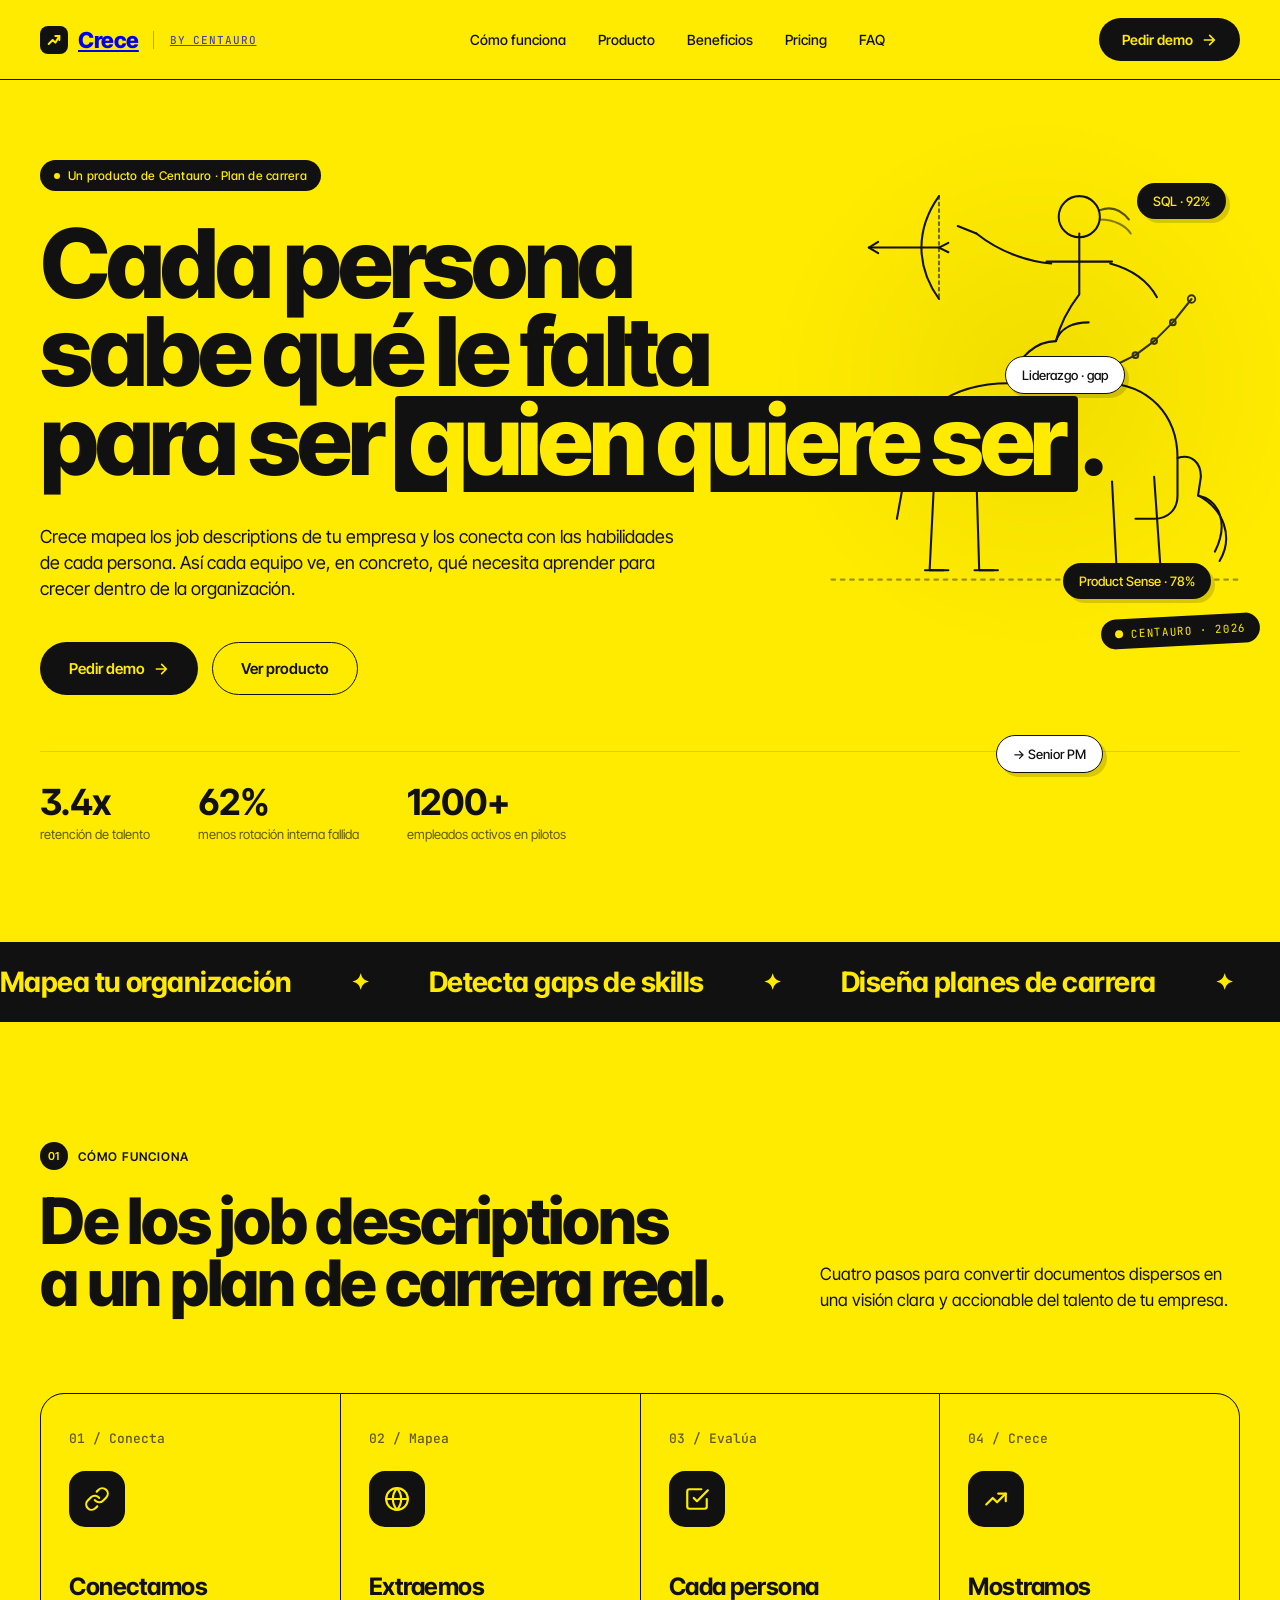
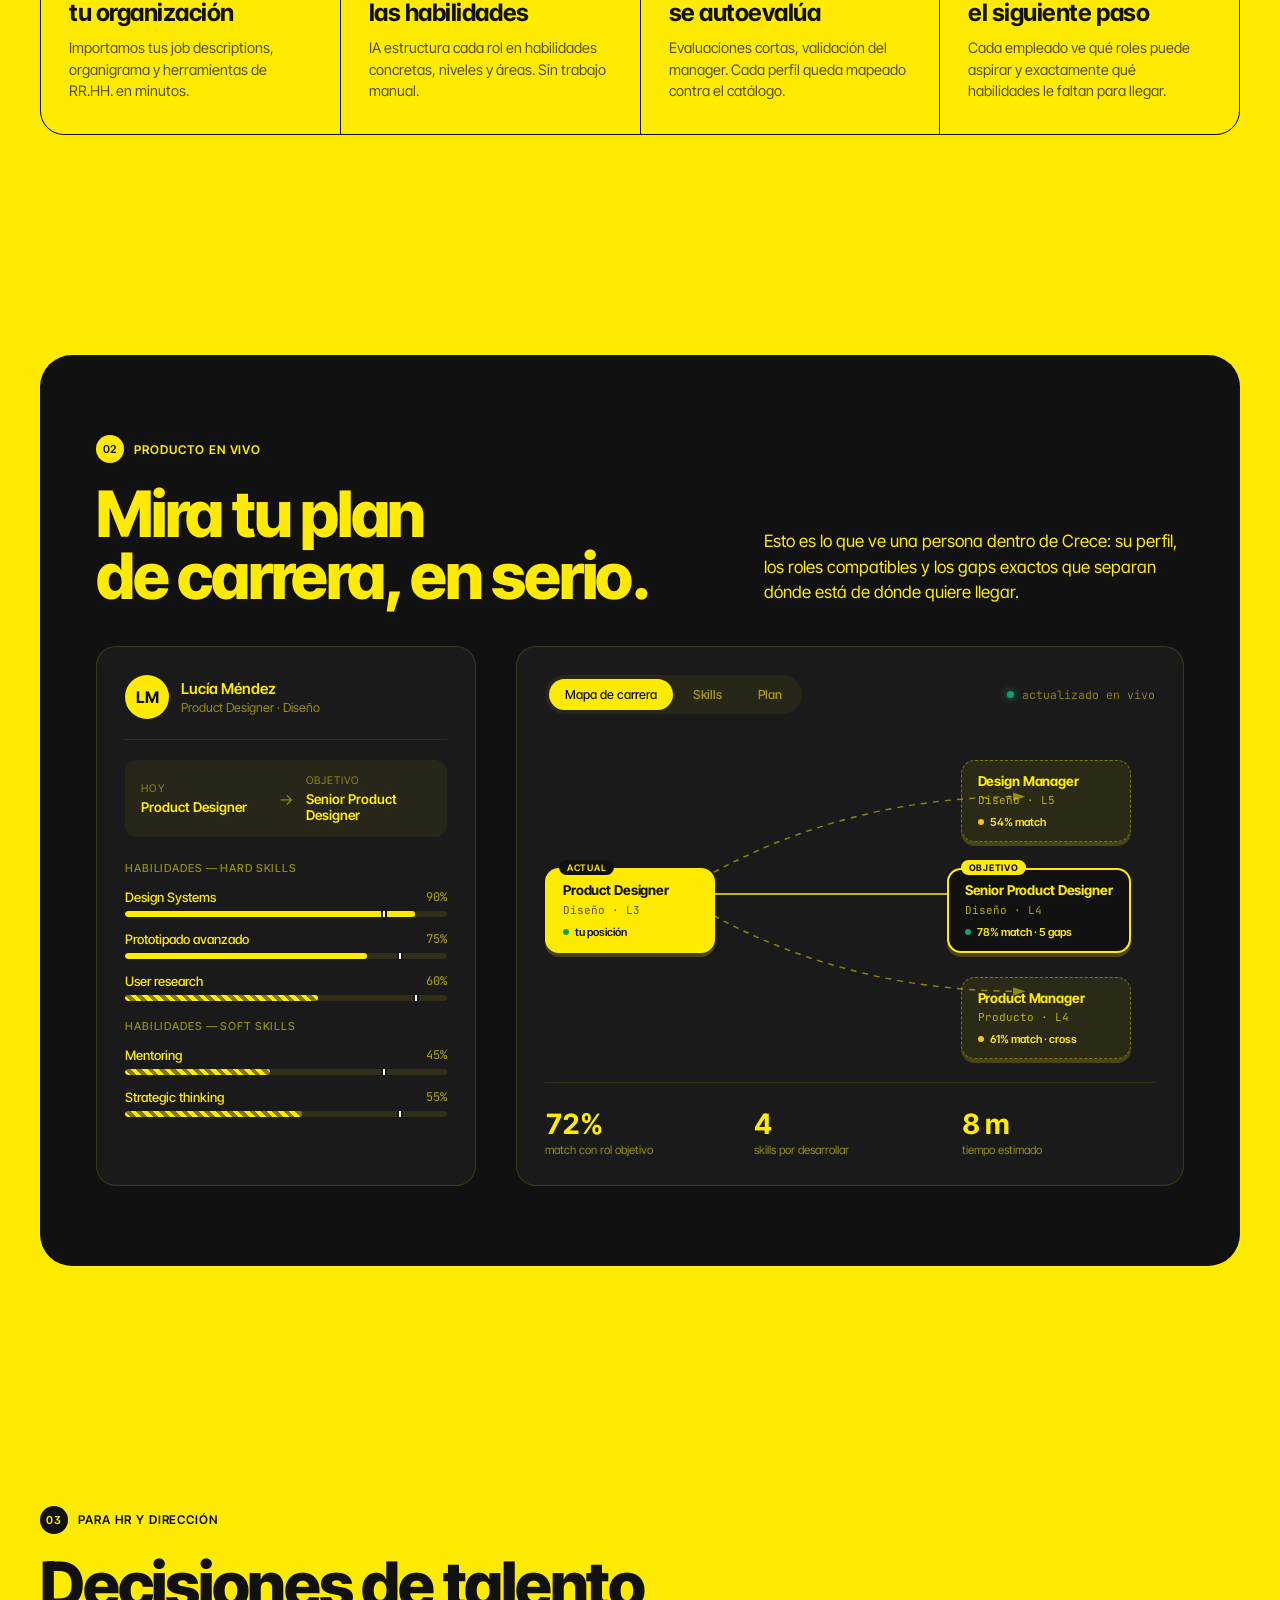
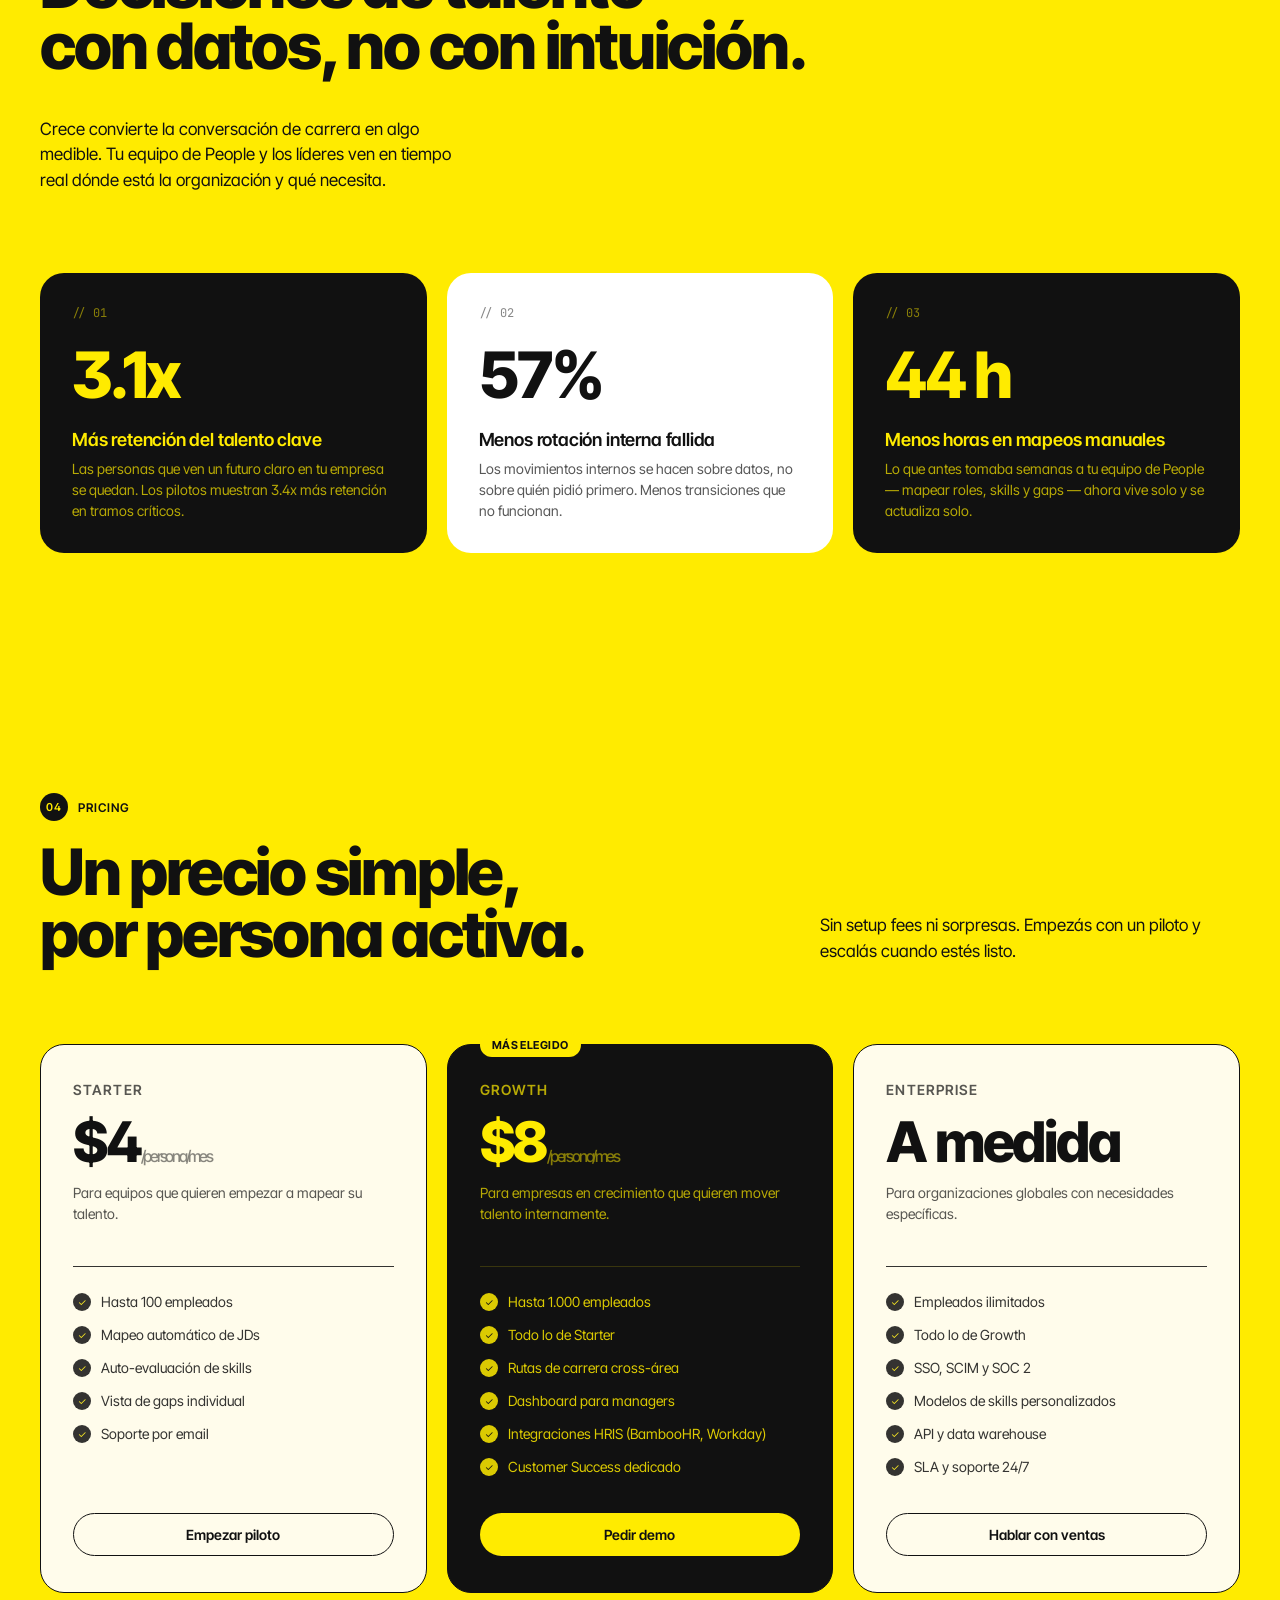
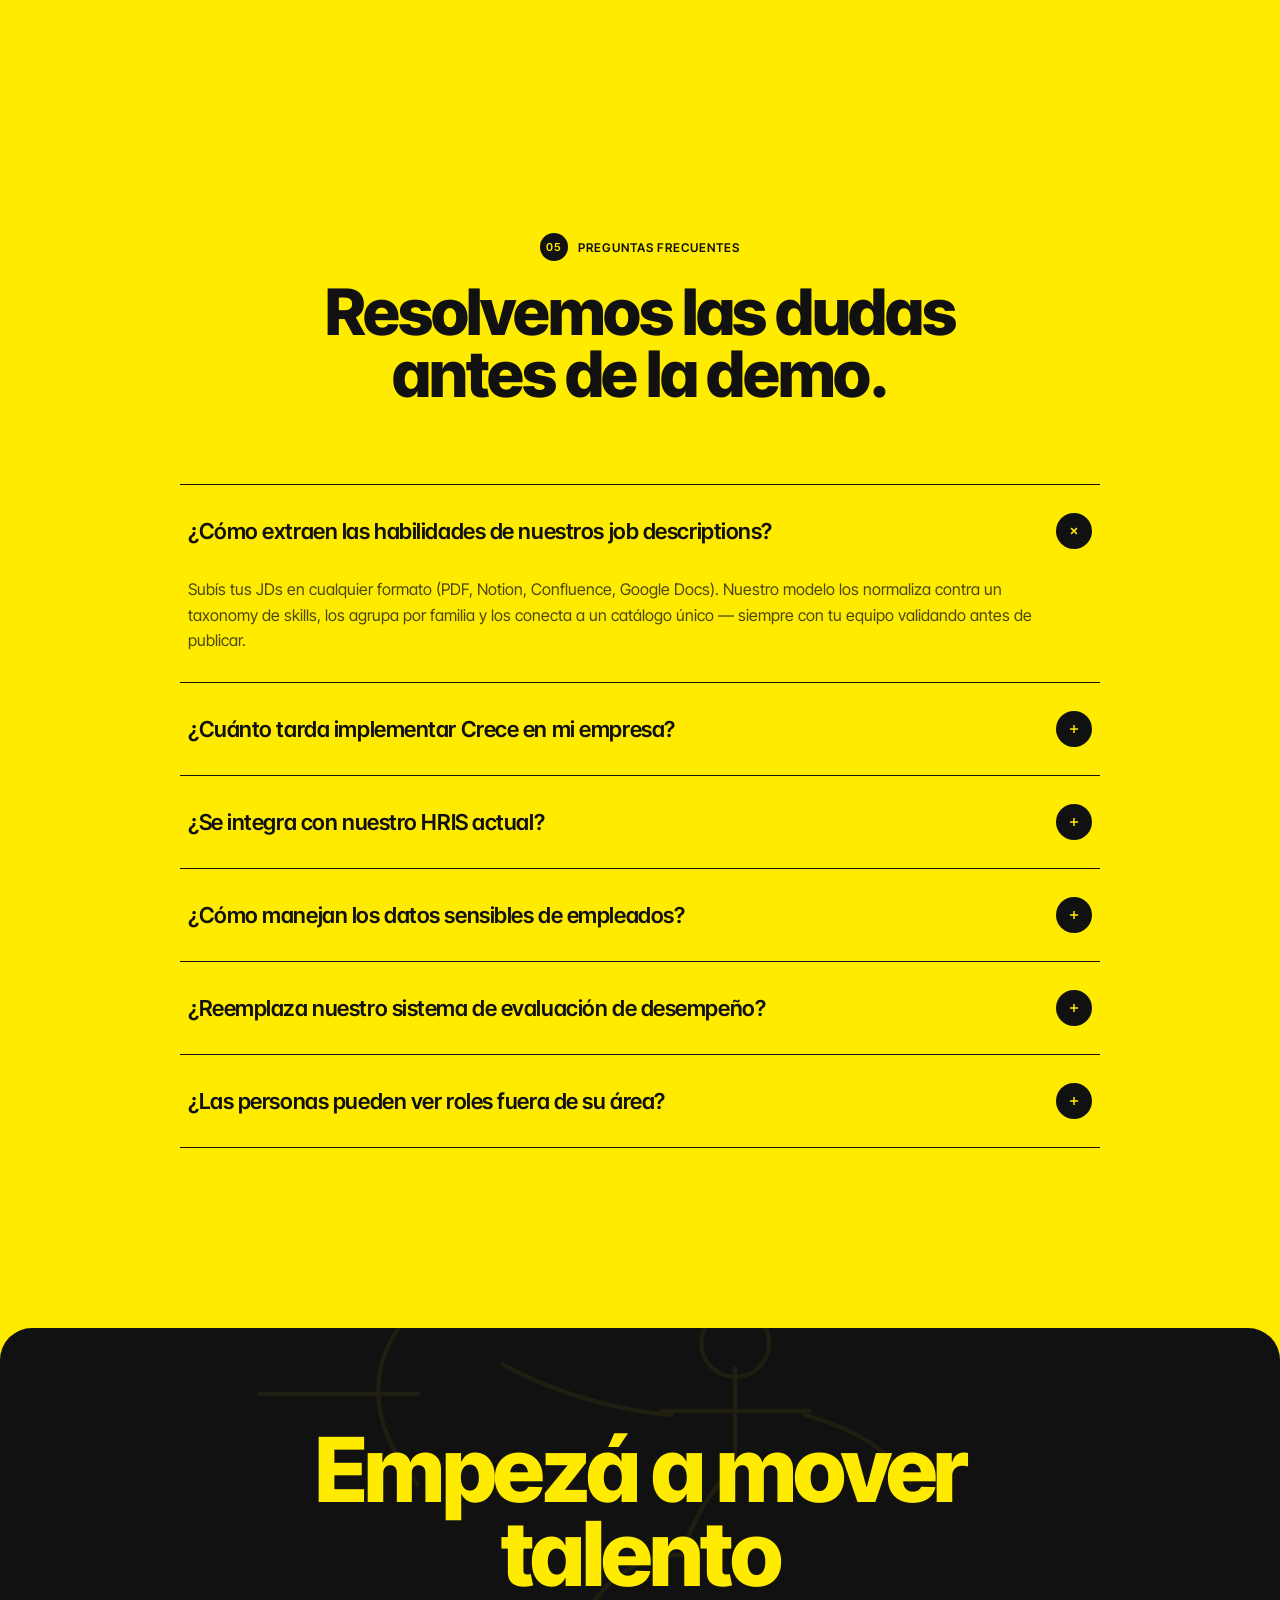
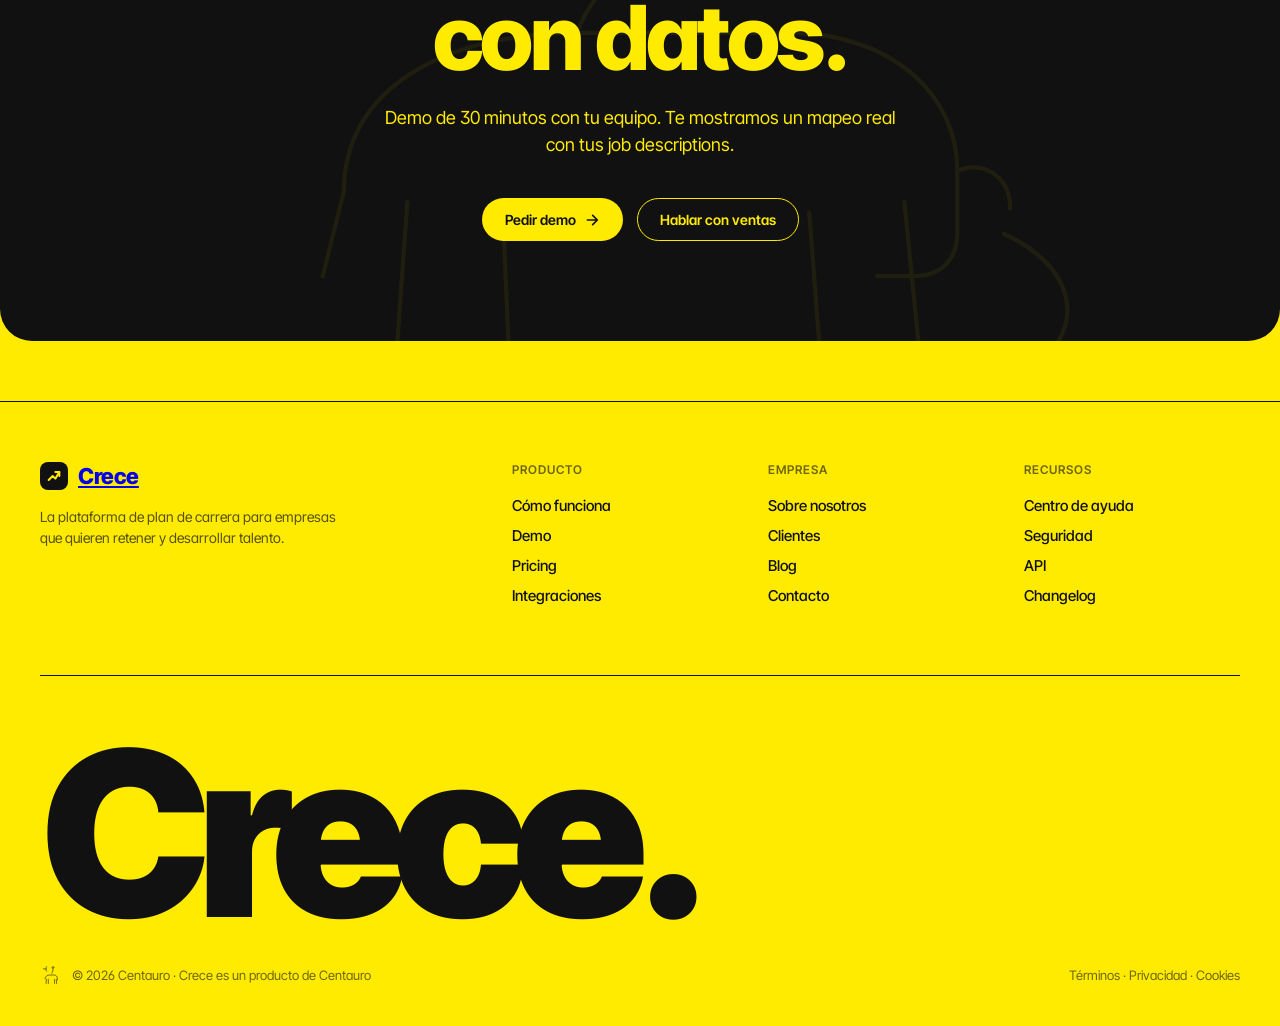
<file: project/Landing.html>
<!DOCTYPE html>
<html lang="es">
<head>
<meta charset="UTF-8" />
<meta name="viewport" content="width=device-width, initial-scale=1.0" />
<title>Crece — Mapea el plan de carrera de tu organización</title>
<link rel="preconnect" href="https://fonts.googleapis.com" />
<link rel="preconnect" href="https://fonts.gstatic.com" crossorigin />
<link href="https://fonts.googleapis.com/css2?family=Inter+Tight:wght@400;500;600;700;800;900&family=JetBrains+Mono:wght@400;500;600&display=swap" rel="stylesheet" />
<style>
  :root {
    --yellow: #FFEB00;
    --yellow-deep: #F5DC00;
    --yellow-soft: #FFF59A;
    --black: #0A0A0A;
    --ink: #111111;
    --ink-2: #1A1A1A;
    --line: rgba(10,10,10,0.12);
    --line-strong: rgba(10,10,10,0.85);
    --muted: rgba(10,10,10,0.65);
    --cream: #FFFCEB;
    --white: #FFFFFF;
    --green: #14A06A;
  }

  * { box-sizing: border-box; margin: 0; padding: 0; }

  html { scroll-behavior: smooth; }

  body {
    font-family: 'Inter Tight', -apple-system, sans-serif;
    background: var(--yellow);
    color: var(--ink);
    -webkit-font-smoothing: antialiased;
    overflow-x: hidden;
    font-feature-settings: "ss01", "cv11";
  }

  .mono { font-family: 'JetBrains Mono', monospace; font-feature-settings: normal; }

  ::selection { background: var(--ink); color: var(--yellow); }

  /* ------- CENTAUR motif ------- */
  .centaur {
    display: block;
  }
  .centaur path, .centaur circle, .centaur line {
    fill: none;
    stroke: currentColor;
    stroke-linecap: round;
    stroke-linejoin: round;
  }
  .by-centauro {
    display: inline-flex;
    align-items: center;
    gap: 8px;
    font-family: 'JetBrains Mono', monospace;
    font-size: 11px;
    letter-spacing: 0.08em;
    text-transform: uppercase;
    color: var(--ink);
    opacity: 0.7;
    text-decoration: none;
  }
  .by-centauro .ctr-mini {
    width: 22px;
    height: 22px;
    color: var(--ink);
  }

  .hero-centaur {
    position: absolute;
    top: 60px;
    right: 0;
    width: clamp(280px, 38vw, 520px);
    color: var(--ink);
    pointer-events: none;
    z-index: 0;
  }
  .hero-centaur svg { width: 100%; height: auto; }
  .hero-centaur::after {
    content: "";
    position: absolute;
    inset: -20% -10%;
    background: radial-gradient(circle at 50% 50%, rgba(0,0,0,0.06), transparent 60%);
    z-index: -1;
  }
  .ctr-stamp {
    position: absolute;
    bottom: -20px;
    right: 20px;
    background: var(--ink);
    color: var(--yellow);
    padding: 8px 14px;
    border-radius: 999px;
    font-family: 'JetBrains Mono', monospace;
    font-size: 11px;
    letter-spacing: 0.06em;
    display: inline-flex;
    align-items: center;
    gap: 8px;
    transform: rotate(-3deg);
  }
  .ctr-stamp::before {
    content: "";
    width: 8px; height: 8px;
    background: var(--yellow);
    border-radius: 50%;
  }

  .final-cta-centaur {
    position: absolute;
    bottom: -40px;
    left: 50%;
    transform: translateX(-50%);
    width: 90%;
    max-width: 1100px;
    color: var(--yellow);
    opacity: 0.06;
    pointer-events: none;
  }
  .final-cta-centaur svg { width: 100%; height: auto; }

  @media (max-width: 1024px) {
    .hero-centaur { display: none; }
  }

  /* ------- NAV ------- */
  .nav {
    position: sticky;
    top: 0;
    z-index: 100;
    background: var(--yellow);
    border-bottom: 1px solid var(--ink);
  }
  .nav-inner {
    max-width: 1440px;
    margin: 0 auto;
    padding: 18px 40px;
    display: flex;
    align-items: center;
    justify-content: space-between;
    gap: 24px;
  }
  .logo {
    display: flex;
    align-items: center;
    gap: 10px;
    font-weight: 800;
    font-size: 22px;
    letter-spacing: -0.02em;
  }
  .logo-mark {
    width: 28px;
    height: 28px;
    background: var(--ink);
    border-radius: 8px;
    position: relative;
    display: grid;
    place-items: center;
  }
  .logo-mark svg { width: 16px; height: 16px; }
  .nav-links {
    display: flex;
    gap: 32px;
    list-style: none;
    font-size: 14px;
    font-weight: 500;
  }
  .nav-links a {
    color: var(--ink);
    text-decoration: none;
    transition: opacity 0.2s;
  }
  .nav-links a:hover { opacity: 0.6; }
  .nav-cta {
    display: flex;
    gap: 12px;
    align-items: center;
  }
  .btn {
    display: inline-flex;
    align-items: center;
    gap: 8px;
    padding: 12px 22px;
    border-radius: 999px;
    font-size: 14px;
    font-weight: 600;
    text-decoration: none;
    border: 1px solid transparent;
    cursor: pointer;
    transition: transform 0.15s, background 0.2s, color 0.2s;
    white-space: nowrap;
  }
  .btn:hover { transform: translateY(-1px); }
  .btn-primary { background: var(--ink); color: var(--yellow); }
  .btn-primary:hover { background: #000; }
  .btn-ghost { background: transparent; color: var(--ink); border-color: var(--ink); }
  .btn-ghost:hover { background: var(--ink); color: var(--yellow); }
  .btn-light { background: var(--yellow); color: var(--ink); }
  .btn-light:hover { background: var(--white); }

  .btn .arrow {
    width: 16px; height: 16px;
    transition: transform 0.2s;
  }
  .btn:hover .arrow { transform: translateX(3px); }

  /* ------- HERO ------- */
  .hero {
    max-width: 1440px;
    margin: 0 auto;
    padding: 80px 40px 100px;
    position: relative;
  }
  .hero-tag {
    display: inline-flex;
    align-items: center;
    gap: 8px;
    background: var(--ink);
    color: var(--yellow);
    padding: 8px 14px;
    border-radius: 999px;
    font-size: 12px;
    font-weight: 500;
    letter-spacing: 0.02em;
    margin-bottom: 28px;
  }
  .hero-tag .dot {
    width: 6px; height: 6px;
    background: var(--yellow);
    border-radius: 50%;
    animation: pulse 2s infinite;
  }
  @keyframes pulse {
    0%, 100% { opacity: 1; }
    50% { opacity: 0.4; }
  }
  .hero h1 {
    font-size: clamp(48px, 7.5vw, 112px);
    line-height: 0.92;
    letter-spacing: -0.045em;
    font-weight: 800;
    max-width: 1200px;
  }
  .hero h1 .underline {
    position: relative;
    display: inline-block;
    white-space: nowrap;
    background: var(--ink);
    padding: 0 14px 8px;
    border-radius: 4px;
  }
  .hero h1 .underline em {
    font-style: normal;
    color: var(--yellow);
  }
  .hero-sub {
    margin-top: 32px;
    font-size: clamp(18px, 1.4vw, 22px);
    line-height: 1.45;
    max-width: 640px;
    color: var(--ink);
    opacity: 0.78;
  }
  .hero-actions {
    margin-top: 40px;
    display: flex;
    gap: 14px;
    align-items: center;
    flex-wrap: wrap;
  }
  .hero-actions .btn { padding: 16px 28px; font-size: 15px; }
  .hero-meta {
    margin-top: 56px;
    display: flex;
    gap: 48px;
    align-items: center;
    flex-wrap: wrap;
    padding-top: 32px;
    border-top: 1px solid var(--line);
  }
  .hero-meta-item .num {
    font-size: 36px;
    font-weight: 700;
    letter-spacing: -0.03em;
    line-height: 1;
  }
  .hero-meta-item .lbl {
    font-size: 13px;
    color: var(--muted);
    margin-top: 6px;
  }

  /* Hero floating chips */
  .hero-chips {
    position: absolute;
    top: 0;
    right: 40px;
    width: 360px;
    height: 100%;
    pointer-events: none;
  }
  .float-chip {
    position: absolute;
    background: var(--ink);
    color: var(--yellow);
    padding: 10px 16px;
    border-radius: 999px;
    font-size: 13px;
    font-weight: 500;
    box-shadow: 4px 4px 0 rgba(0,0,0,0.15);
    animation: float 6s ease-in-out infinite;
  }
  .float-chip.alt {
    background: var(--white);
    color: var(--ink);
    border: 1px solid var(--ink);
  }
  .float-chip.c1 { top: 12%; right: 4%; animation-delay: 0s; }
  .float-chip.c2 { top: 32%; right: 32%; animation-delay: -2s; }
  .float-chip.c3 { top: 56%; right: 8%; animation-delay: -4s; }
  .float-chip.c4 { top: 76%; right: 38%; animation-delay: -3s; }
  @keyframes float {
    0%, 100% { transform: translateY(0); }
    50% { transform: translateY(-8px); }
  }

  /* ------- MARQUEE ------- */
  .marquee {
    background: var(--ink);
    color: var(--yellow);
    padding: 22px 0;
    overflow: hidden;
    border-top: 1px solid var(--ink);
    border-bottom: 1px solid var(--ink);
  }
  .marquee-track {
    display: flex;
    gap: 60px;
    animation: scroll 40s linear infinite;
    white-space: nowrap;
    width: max-content;
  }
  .marquee-item {
    font-size: 28px;
    font-weight: 700;
    letter-spacing: -0.02em;
    display: flex;
    align-items: center;
    gap: 60px;
  }
  .marquee-item .star {
    color: var(--yellow);
    font-size: 22px;
  }
  @keyframes scroll {
    0% { transform: translateX(0); }
    100% { transform: translateX(-50%); }
  }

  /* ------- SECTIONS ------- */
  section { position: relative; }
  .section {
    max-width: 1440px;
    margin: 0 auto;
    padding: 120px 40px;
  }
  .section-header {
    display: flex;
    justify-content: space-between;
    align-items: flex-end;
    gap: 40px;
    margin-bottom: 80px;
    flex-wrap: wrap;
  }
  .section-eyebrow {
    display: inline-flex;
    align-items: center;
    gap: 10px;
    font-size: 12px;
    font-weight: 600;
    letter-spacing: 0.08em;
    text-transform: uppercase;
    color: var(--ink);
    margin-bottom: 20px;
  }
  .section-eyebrow .num {
    width: 28px; height: 28px;
    background: var(--ink);
    color: var(--yellow);
    border-radius: 50%;
    display: grid;
    place-items: center;
    font-size: 11px;
  }
  .section-title {
    font-size: clamp(40px, 5vw, 72px);
    line-height: 0.96;
    letter-spacing: -0.035em;
    font-weight: 800;
    max-width: 800px;
  }
  .section-desc {
    max-width: 420px;
    font-size: 17px;
    line-height: 1.5;
    color: var(--ink);
    opacity: 0.72;
  }

  /* ------- HOW IT WORKS ------- */
  .steps {
    display: grid;
    grid-template-columns: repeat(4, 1fr);
    gap: 1px;
    background: var(--ink);
    border: 1px solid var(--ink);
    border-radius: 24px;
    overflow: hidden;
  }
  .step {
    background: var(--yellow);
    padding: 36px 28px 32px;
    min-height: 340px;
    display: flex;
    flex-direction: column;
    justify-content: space-between;
    transition: background 0.3s;
    position: relative;
  }
  .step:hover { background: var(--cream); }
  .step-num {
    font-family: 'JetBrains Mono', monospace;
    font-size: 13px;
    font-weight: 500;
    color: var(--muted);
  }
  .step-icon {
    width: 56px; height: 56px;
    background: var(--ink);
    color: var(--yellow);
    border-radius: 16px;
    display: grid;
    place-items: center;
    margin-top: 24px;
  }
  .step-icon svg { width: 26px; height: 26px; }
  .step h3 {
    margin-top: 24px;
    font-size: 24px;
    font-weight: 700;
    letter-spacing: -0.02em;
    line-height: 1.1;
  }
  .step p {
    margin-top: 10px;
    font-size: 14.5px;
    line-height: 1.5;
    color: var(--ink);
    opacity: 0.7;
  }

  /* ------- DEMO ------- */
  .demo-section {
    background: var(--ink);
    color: var(--yellow);
    border-radius: 32px;
    padding: 80px 56px;
    margin: 60px 0;
    overflow: hidden;
    position: relative;
  }
  .demo-section .section-eyebrow { color: var(--yellow); }
  .demo-section .section-eyebrow .num { background: var(--yellow); color: var(--ink); }
  .demo-section .section-title { color: var(--yellow); }
  .demo-section .section-desc { color: var(--yellow); opacity: 0.7; }

  .demo-grid {
    display: grid;
    grid-template-columns: 380px 1fr;
    gap: 40px;
    margin-top: 40px;
  }
  .demo-panel {
    background: var(--ink-2);
    border: 1px solid rgba(255,235,0,0.15);
    border-radius: 20px;
    padding: 28px;
  }
  .demo-panel-head {
    display: flex;
    align-items: center;
    gap: 12px;
    padding-bottom: 20px;
    border-bottom: 1px solid rgba(255,235,0,0.1);
    margin-bottom: 20px;
  }
  .avatar {
    width: 44px; height: 44px;
    background: var(--yellow);
    color: var(--ink);
    border-radius: 50%;
    display: grid;
    place-items: center;
    font-weight: 700;
    font-size: 16px;
  }
  .demo-name {
    font-weight: 600;
    font-size: 15px;
    color: var(--yellow);
  }
  .demo-role {
    font-size: 12.5px;
    color: rgba(255,235,0,0.55);
    margin-top: 2px;
  }
  .role-switch {
    display: flex;
    align-items: center;
    gap: 12px;
    background: rgba(255,235,0,0.06);
    padding: 14px 16px;
    border-radius: 12px;
    margin-bottom: 24px;
  }
  .role-switch .from, .role-switch .to {
    flex: 1;
  }
  .role-switch .lbl {
    font-size: 10.5px;
    text-transform: uppercase;
    letter-spacing: 0.08em;
    color: rgba(255,235,0,0.5);
    margin-bottom: 4px;
  }
  .role-switch .val {
    font-size: 13.5px;
    font-weight: 600;
    color: var(--yellow);
    line-height: 1.2;
  }
  .role-switch .arr {
    color: var(--yellow);
    opacity: 0.5;
  }

  .skill-block { margin-bottom: 18px; }
  .skill-block h5 {
    font-size: 11px;
    text-transform: uppercase;
    letter-spacing: 0.08em;
    color: rgba(255,235,0,0.55);
    margin-bottom: 14px;
    font-weight: 500;
  }
  .skill {
    margin-bottom: 14px;
  }
  .skill-row {
    display: flex;
    justify-content: space-between;
    margin-bottom: 6px;
    font-size: 13px;
  }
  .skill-name { font-weight: 500; color: var(--yellow); }
  .skill-pct { color: rgba(255,235,0,0.65); font-family: 'JetBrains Mono', monospace; font-size: 12px; }
  .skill-bar {
    height: 6px;
    background: rgba(255,235,0,0.1);
    border-radius: 999px;
    overflow: hidden;
    position: relative;
  }
  .skill-fill {
    height: 100%;
    background: var(--yellow);
    border-radius: 999px;
    width: 0%;
    transition: width 1.4s cubic-bezier(0.22, 0.61, 0.36, 1);
    position: relative;
  }
  .skill-fill.gap {
    background: repeating-linear-gradient(45deg, var(--yellow), var(--yellow) 4px, rgba(255,235,0,0.4) 4px, rgba(255,235,0,0.4) 8px);
  }
  .skill-target {
    position: absolute;
    top: -3px;
    width: 2px;
    height: 12px;
    background: var(--white);
    border-radius: 1px;
    box-shadow: 0 0 0 2px var(--ink-2);
  }

  /* Map / radar visualization */
  .demo-canvas {
    background: var(--ink-2);
    border: 1px solid rgba(255,235,0,0.15);
    border-radius: 20px;
    padding: 28px;
    position: relative;
    min-height: 540px;
    display: flex;
    flex-direction: column;
  }
  .canvas-head {
    display: flex;
    justify-content: space-between;
    align-items: center;
    margin-bottom: 20px;
  }
  .canvas-tabs {
    display: flex;
    gap: 4px;
    background: rgba(255,235,0,0.06);
    padding: 4px;
    border-radius: 999px;
  }
  .canvas-tab {
    padding: 8px 16px;
    font-size: 12.5px;
    font-weight: 500;
    color: rgba(255,235,0,0.6);
    border-radius: 999px;
    cursor: pointer;
    transition: all 0.2s;
  }
  .canvas-tab.active {
    background: var(--yellow);
    color: var(--ink);
  }
  .canvas-meta {
    font-family: 'JetBrains Mono', monospace;
    font-size: 11.5px;
    color: rgba(255,235,0,0.5);
    display: flex;
    align-items: center;
    gap: 8px;
  }
  .live-dot {
    width: 7px; height: 7px;
    background: var(--green);
    border-radius: 50%;
    box-shadow: 0 0 8px var(--green);
    animation: pulse 1.5s infinite;
  }

  /* Career path map */
  .path-map {
    flex: 1;
    position: relative;
    padding: 20px 8px;
  }
  .path-svg {
    width: 100%;
    height: 100%;
    position: absolute;
    inset: 0;
    pointer-events: none;
  }
  .role-node {
    position: absolute;
    background: var(--yellow);
    color: var(--ink);
    border-radius: 14px;
    padding: 12px 16px;
    min-width: 170px;
    box-shadow: 0 4px 0 rgba(255,235,0,0.2);
    z-index: 2;
    transition: transform 0.2s;
    cursor: pointer;
  }
  .role-node:hover { transform: translateY(-2px); }
  .role-node.current {
    background: var(--yellow);
    border: 2px solid var(--yellow);
  }
  .role-node.current::before {
    content: "ACTUAL";
    position: absolute;
    top: -10px;
    left: 12px;
    background: var(--ink);
    color: var(--yellow);
    font-size: 9px;
    padding: 2px 8px;
    border-radius: 999px;
    font-weight: 600;
    letter-spacing: 0.08em;
  }
  .role-node.target {
    background: var(--ink);
    color: var(--yellow);
    border: 2px solid var(--yellow);
  }
  .role-node.target::before {
    content: "OBJETIVO";
    position: absolute;
    top: -10px;
    left: 12px;
    background: var(--yellow);
    color: var(--ink);
    font-size: 9px;
    padding: 2px 8px;
    border-radius: 999px;
    font-weight: 700;
    letter-spacing: 0.08em;
  }
  .role-node.option {
    background: rgba(255,235,0,0.08);
    color: var(--yellow);
    border: 1px dashed rgba(255,235,0,0.4);
  }
  .role-title {
    font-weight: 700;
    font-size: 13.5px;
    line-height: 1.2;
    letter-spacing: -0.01em;
  }
  .role-area {
    font-size: 11px;
    margin-top: 4px;
    opacity: 0.7;
    font-family: 'JetBrains Mono', monospace;
  }
  .role-match {
    margin-top: 8px;
    font-size: 11px;
    font-weight: 600;
    display: flex;
    align-items: center;
    gap: 6px;
  }
  .match-dot {
    width: 6px; height: 6px;
    border-radius: 50%;
    background: var(--green);
  }

  .demo-stats {
    margin-top: 28px;
    display: grid;
    grid-template-columns: repeat(3, 1fr);
    gap: 16px;
    padding-top: 24px;
    border-top: 1px solid rgba(255,235,0,0.1);
  }
  .demo-stat .num {
    font-size: 28px;
    font-weight: 700;
    color: var(--yellow);
    letter-spacing: -0.02em;
    font-feature-settings: "tnum";
  }
  .demo-stat .lbl {
    font-size: 11.5px;
    color: rgba(255,235,0,0.55);
    margin-top: 2px;
  }

  /* ------- BENEFITS ------- */
  .benefits-grid {
    display: grid;
    grid-template-columns: repeat(3, 1fr);
    gap: 20px;
  }
  .benefit {
    background: var(--ink);
    color: var(--yellow);
    border-radius: 24px;
    padding: 32px;
    min-height: 280px;
    display: flex;
    flex-direction: column;
    justify-content: space-between;
    transition: transform 0.3s, background 0.3s;
  }
  .benefit:nth-child(2) {
    background: var(--white);
    color: var(--ink);
  }
  .benefit:hover { transform: translateY(-4px); }
  .benefit-num {
    font-family: 'JetBrains Mono', monospace;
    font-size: 12px;
    opacity: 0.5;
  }
  .benefit-stat {
    font-size: 64px;
    font-weight: 800;
    letter-spacing: -0.04em;
    line-height: 0.95;
    margin-top: 24px;
  }
  .benefit-stat .unit { font-size: 28px; opacity: 0.6; }
  .benefit h3 {
    font-size: 18px;
    font-weight: 600;
    margin-top: 16px;
    letter-spacing: -0.01em;
  }
  .benefit p {
    font-size: 14px;
    line-height: 1.5;
    opacity: 0.7;
    margin-top: 8px;
  }

  /* ------- PRICING ------- */
  .pricing-grid {
    display: grid;
    grid-template-columns: repeat(3, 1fr);
    gap: 20px;
  }
  .price-card {
    background: var(--cream);
    border: 1px solid var(--ink);
    border-radius: 24px;
    padding: 36px 32px;
    display: flex;
    flex-direction: column;
  }
  .price-card.featured {
    background: var(--ink);
    color: var(--yellow);
    position: relative;
  }
  .price-card.featured .badge {
    position: absolute;
    top: -12px;
    left: 32px;
    background: var(--yellow);
    color: var(--ink);
    font-size: 11px;
    padding: 5px 12px;
    border-radius: 999px;
    font-weight: 700;
    letter-spacing: 0.04em;
  }
  .price-name {
    font-size: 14px;
    font-weight: 600;
    text-transform: uppercase;
    letter-spacing: 0.08em;
    opacity: 0.7;
  }
  .price-amount {
    font-size: 56px;
    font-weight: 800;
    letter-spacing: -0.04em;
    margin-top: 16px;
    line-height: 1;
  }
  .price-amount .per {
    font-size: 16px;
    font-weight: 500;
    opacity: 0.5;
  }
  .price-desc {
    font-size: 14px;
    line-height: 1.5;
    margin-top: 12px;
    opacity: 0.7;
    min-height: 60px;
  }
  .price-card.featured .price-desc { opacity: 0.7; }
  .price-features {
    list-style: none;
    margin-top: 24px;
    padding-top: 24px;
    border-top: 1px solid currentColor;
    opacity: 0.85;
    flex: 1;
  }
  .price-card.featured .price-features { border-color: rgba(255,235,0,0.2); }
  .price-features li {
    display: flex;
    gap: 10px;
    font-size: 14px;
    line-height: 1.5;
    margin-bottom: 12px;
    align-items: flex-start;
  }
  .check {
    flex-shrink: 0;
    width: 18px; height: 18px;
    background: var(--ink);
    color: var(--yellow);
    border-radius: 50%;
    display: grid;
    place-items: center;
    font-size: 10px;
    margin-top: 2px;
  }
  .price-card.featured .check { background: var(--yellow); color: var(--ink); }
  .price-cta {
    margin-top: 24px;
    width: 100%;
    justify-content: center;
  }

  /* ------- FAQ ------- */
  .faq {
    max-width: 920px;
    margin: 0 auto;
  }
  .faq-item {
    border-top: 1px solid var(--ink);
    cursor: pointer;
  }
  .faq-item:last-child { border-bottom: 1px solid var(--ink); }
  .faq-q {
    padding: 28px 8px;
    display: flex;
    justify-content: space-between;
    align-items: center;
    gap: 24px;
    font-size: 22px;
    font-weight: 600;
    letter-spacing: -0.02em;
    transition: color 0.2s;
  }
  .faq-item:hover .faq-q { opacity: 0.7; }
  .faq-icon {
    width: 36px; height: 36px;
    border-radius: 50%;
    background: var(--ink);
    color: var(--yellow);
    display: grid;
    place-items: center;
    flex-shrink: 0;
    transition: transform 0.3s;
  }
  .faq-item.open .faq-icon { transform: rotate(45deg); }
  .faq-a {
    max-height: 0;
    overflow: hidden;
    transition: max-height 0.4s ease, padding 0.3s;
    font-size: 16px;
    line-height: 1.6;
    color: var(--ink);
    opacity: 0.75;
    padding: 0 64px 0 8px;
  }
  .faq-item.open .faq-a {
    max-height: 240px;
    padding-bottom: 28px;
  }

  /* ------- FINAL CTA ------- */
  .final-cta {
    background: var(--ink);
    color: var(--yellow);
    border-radius: 32px;
    padding: 100px 56px;
    text-align: center;
    margin: 60px 40px;
    max-width: 1360px;
    margin-left: auto;
    margin-right: auto;
    position: relative;
    overflow: hidden;
  }
  .final-cta h2 {
    font-size: clamp(48px, 7vw, 96px);
    line-height: 0.94;
    letter-spacing: -0.04em;
    font-weight: 800;
    max-width: 900px;
    margin: 0 auto;
  }
  .final-cta p {
    font-size: 18px;
    line-height: 1.5;
    margin-top: 24px;
    max-width: 540px;
    margin-left: auto;
    margin-right: auto;
    opacity: 0.7;
  }
  .final-cta .actions {
    margin-top: 40px;
    display: flex;
    gap: 14px;
    justify-content: center;
    flex-wrap: wrap;
  }

  /* ------- FOOTER ------- */
  footer {
    background: var(--yellow);
    border-top: 1px solid var(--ink);
    padding: 60px 40px 40px;
  }
  .footer-inner {
    max-width: 1440px;
    margin: 0 auto;
  }
  .footer-top {
    display: grid;
    grid-template-columns: 2fr 1fr 1fr 1fr;
    gap: 40px;
    padding-bottom: 60px;
    border-bottom: 1px solid var(--ink);
  }
  .footer-brand { max-width: 320px; }
  .footer-brand p {
    margin-top: 16px;
    font-size: 14px;
    line-height: 1.5;
    opacity: 0.7;
  }
  .footer-col h5 {
    font-size: 12px;
    font-weight: 600;
    text-transform: uppercase;
    letter-spacing: 0.08em;
    margin-bottom: 18px;
    opacity: 0.6;
  }
  .footer-col ul { list-style: none; }
  .footer-col li { margin-bottom: 10px; }
  .footer-col a {
    color: var(--ink);
    text-decoration: none;
    font-size: 15px;
    font-weight: 500;
  }
  .footer-col a:hover { text-decoration: underline; }
  .footer-bottom {
    margin-top: 32px;
    display: flex;
    justify-content: space-between;
    align-items: center;
    font-size: 13px;
    flex-wrap: wrap;
    gap: 16px;
  }
  .footer-bottom .opacity { opacity: 0.6; }
  .big-wordmark {
    font-size: clamp(80px, 18vw, 260px);
    font-weight: 900;
    letter-spacing: -0.06em;
    line-height: 0.85;
    margin-top: 60px;
    color: var(--ink);
  }

  /* ------- SCROLL ANIMATIONS ------- */
  .reveal {
    opacity: 0;
    transform: translateY(30px);
    transition: opacity 0.8s cubic-bezier(0.22, 0.61, 0.36, 1), transform 0.8s cubic-bezier(0.22, 0.61, 0.36, 1);
  }
  .reveal.visible {
    opacity: 1;
    transform: translateY(0);
  }
  .reveal.delay-1 { transition-delay: 0.1s; }
  .reveal.delay-2 { transition-delay: 0.2s; }
  .reveal.delay-3 { transition-delay: 0.3s; }

  @media (max-width: 1024px) {
    .nav-links { display: none; }
    .steps { grid-template-columns: repeat(2, 1fr); }
    .demo-grid { grid-template-columns: 1fr; }
    .benefits-grid, .pricing-grid { grid-template-columns: 1fr; }
    .footer-top { grid-template-columns: 1fr 1fr; }
    .hero-chips { display: none; }
  }

  @media (max-width: 600px) {
    .section { padding: 80px 24px; }
    .hero { padding: 60px 24px 80px; }
    .nav-inner { padding: 16px 24px; }
    .steps { grid-template-columns: 1fr; }
    .footer-top { grid-template-columns: 1fr; }
    .demo-section { padding: 60px 28px; }
    .final-cta { padding: 60px 28px; }
  }
</style>
</head>
<body>

<!-- =============== NAV =============== -->
<nav class="nav">
  <div class="nav-inner">
    <a href="#" class="logo">
      <span class="logo-mark">
        <svg viewBox="0 0 24 24" fill="none" stroke="#FFEB00" stroke-width="3" stroke-linecap="round" stroke-linejoin="round">
          <path d="M4 18 L10 12 L14 16 L20 6"/>
          <path d="M14 6 L20 6 L20 12"/>
        </svg>
      </span>
      Crece
      <span style="display:inline-block;width:1px;height:18px;background:var(--ink);opacity:0.3;margin:0 6px 0 4px;"></span>
      <span style="font-family:'JetBrains Mono',monospace;font-size:11px;font-weight:500;letter-spacing:0.08em;text-transform:uppercase;opacity:0.7;">by Centauro</span>
    </a>
    <ul class="nav-links">
      <li><a href="#como-funciona">Cómo funciona</a></li>
      <li><a href="#producto">Producto</a></li>
      <li><a href="#beneficios">Beneficios</a></li>
      <li><a href="#pricing">Pricing</a></li>
      <li><a href="#faq">FAQ</a></li>
    </ul>
    <div class="nav-cta">
      <a href="#cta" class="btn btn-primary">
        Pedir demo
        <svg class="arrow" viewBox="0 0 24 24" fill="none" stroke="currentColor" stroke-width="2.5" stroke-linecap="round" stroke-linejoin="round"><path d="M5 12h14M13 5l7 7-7 7"/></svg>
      </a>
    </div>
  </div>
</nav>

<!-- =============== HERO =============== -->
<section class="hero">
  <div class="hero-centaur" aria-hidden="true">
    <svg class="centaur" viewBox="0 0 520 520" stroke-width="2.2">
      <!-- ground line -->
      <path d="M40 470 L480 470" stroke-dasharray="4 6" opacity="0.4"/>

      <!-- horse body -->
      <path d="M120 350 C 120 290, 170 260, 230 260 L 330 260 C 380 260, 410 295, 410 340 L 410 380 C 410 395, 400 405, 385 405 L 365 405"/>
      <!-- horse back curve up to torso -->
      <path d="M230 260 C 240 230, 260 215, 280 215"/>
      <!-- horse chest down to front legs -->
      <path d="M120 350 L 110 405"/>
      <!-- horse rear -->
      <path d="M410 340 C 425 335, 435 345, 435 360 L 432 380"/>

      <!-- legs -->
      <path d="M150 360 L 145 460 L 160 460"/>
      <path d="M195 360 L 198 460 L 213 460"/>
      <path d="M340 365 L 345 460 L 360 460"/>
      <path d="M385 360 L 392 460 L 407 460"/>
      <!-- hooves -->
      <path d="M140 460 L 165 460"/>
      <path d="M193 460 L 218 460"/>
      <path d="M340 460 L 365 460"/>
      <path d="M388 460 L 412 460"/>

      <!-- tail -->
      <path d="M432 380 C 460 395, 470 425, 455 450"/>
      <path d="M432 380 C 455 385, 465 410, 450 440"/>

      <!-- human torso (rises from horse back) -->
      <path d="M280 215 C 285 195, 295 178, 305 165 L 305 100"/>
      <path d="M280 215 C 285 200, 300 195, 315 195"/>
      <!-- shoulders -->
      <path d="M270 130 L 340 130"/>
      <!-- left arm raised forward (holding bow / pointing) -->
      <path d="M275 132 C 250 130, 220 120, 195 100"/>
      <path d="M195 100 L 175 92"/>
      <!-- right arm pulling back -->
      <path d="M338 132 C 360 138, 378 150, 388 168"/>

      <!-- bow -->
      <path d="M155 60 C 130 95, 130 135, 155 170"/>
      <line x1="155" y1="60" x2="155" y2="170" stroke-dasharray="3 4" opacity="0.6"/>
      <!-- arrow -->
      <path d="M155 115 L 80 115"/>
      <path d="M80 115 L 90 109 M80 115 L 90 121"/>
      <path d="M155 115 L 165 110 M155 115 L 165 120"/>

      <!-- head -->
      <circle cx="305" cy="82" r="22"/>
      <!-- hair / wind -->
      <path d="M327 75 C 340 70, 350 75, 358 85" opacity="0.7"/>
      <path d="M327 85 C 343 85, 355 92, 360 100" opacity="0.5"/>

      <!-- skill chart growing from horse back -->
      <g opacity="0.85">
        <path d="M345 240 L 365 230 L 385 215 L 405 195 L 425 170" stroke-dasharray="0"/>
        <circle cx="345" cy="240" r="3" fill="currentColor"/>
        <circle cx="365" cy="230" r="3" fill="currentColor"/>
        <circle cx="385" cy="215" r="3" fill="currentColor"/>
        <circle cx="405" cy="195" r="3" fill="currentColor"/>
        <circle cx="425" cy="170" r="4" fill="#FFEB00" stroke="currentColor" stroke-width="2"/>
      </g>
    </svg>
    <div class="ctr-stamp">CENTAURO · 2026</div>
  </div>

  <div class="hero-chips">
    <div class="float-chip c1">SQL · 92%</div>
    <div class="float-chip alt c2">Liderazgo · gap</div>
    <div class="float-chip c3">Product Sense · 78%</div>
    <div class="float-chip alt c4">→ Senior PM</div>
  </div>

  <span class="hero-tag reveal"><span class="dot"></span>Un producto de Centauro · Plan de carrera</span>
  <h1 class="reveal delay-1">
    Cada persona<br/>
    sabe qué le falta<br/>
    para ser <span class="underline"><em>quien quiere ser</em></span>.
  </h1>
  <p class="hero-sub reveal delay-2">
    Crece mapea los job descriptions de tu empresa y los conecta con las habilidades de cada persona.
    Así cada equipo ve, en concreto, qué necesita aprender para crecer dentro de la organización.
  </p>
  <div class="hero-actions reveal delay-3">
    <a href="#cta" class="btn btn-primary">
      Pedir demo
      <svg class="arrow" viewBox="0 0 24 24" fill="none" stroke="currentColor" stroke-width="2.5" stroke-linecap="round" stroke-linejoin="round"><path d="M5 12h14M13 5l7 7-7 7"/></svg>
    </a>
    <a href="#producto" class="btn btn-ghost">Ver producto</a>
  </div>
  <div class="hero-meta">
    <div class="hero-meta-item">
      <div class="num" data-target="3.4" data-suffix="x">0x</div>
      <div class="lbl">retención de talento</div>
    </div>
    <div class="hero-meta-item">
      <div class="num" data-target="62" data-suffix="%">0%</div>
      <div class="lbl">menos rotación interna fallida</div>
    </div>
    <div class="hero-meta-item">
      <div class="num" data-target="1200" data-suffix="+">0+</div>
      <div class="lbl">empleados activos en pilotos</div>
    </div>
  </div>
</section>

<!-- =============== MARQUEE =============== -->
<div class="marquee">
  <div class="marquee-track">
    <div class="marquee-item">Mapea tu organización <span class="star">✦</span> Detecta gaps de skills <span class="star">✦</span> Diseña planes de carrera <span class="star">✦</span> Retén el talento <span class="star">✦</span> Mapea tu organización <span class="star">✦</span> Detecta gaps de skills <span class="star">✦</span> Diseña planes de carrera <span class="star">✦</span> Retén el talento <span class="star">✦</span></div>
    <div class="marquee-item">Mapea tu organización <span class="star">✦</span> Detecta gaps de skills <span class="star">✦</span> Diseña planes de carrera <span class="star">✦</span> Retén el talento <span class="star">✦</span> Mapea tu organización <span class="star">✦</span> Detecta gaps de skills <span class="star">✦</span> Diseña planes de carrera <span class="star">✦</span> Retén el talento <span class="star">✦</span></div>
  </div>
</div>

<!-- =============== HOW IT WORKS =============== -->
<section class="section" id="como-funciona">
  <div class="section-header">
    <div>
      <div class="section-eyebrow reveal"><span class="num">01</span><span>Cómo funciona</span></div>
      <h2 class="section-title reveal delay-1">De los job descriptions<br/>a un plan de carrera real.</h2>
    </div>
    <p class="section-desc reveal delay-2">Cuatro pasos para convertir documentos dispersos en una visión clara y accionable del talento de tu empresa.</p>
  </div>

  <div class="steps">
    <div class="step reveal">
      <div>
        <div class="step-num">01 / Conecta</div>
        <div class="step-icon">
          <svg viewBox="0 0 24 24" fill="none" stroke="currentColor" stroke-width="2" stroke-linecap="round" stroke-linejoin="round"><path d="M10 13a5 5 0 0 0 7.54.54l3-3a5 5 0 0 0-7.07-7.07l-1.72 1.71"/><path d="M14 11a5 5 0 0 0-7.54-.54l-3 3a5 5 0 0 0 7.07 7.07l1.71-1.71"/></svg>
        </div>
      </div>
      <div>
        <h3>Conectamos<br/>tu organización</h3>
        <p>Importamos tus job descriptions, organigrama y herramientas de RR.HH. en minutos.</p>
      </div>
    </div>

    <div class="step reveal delay-1">
      <div>
        <div class="step-num">02 / Mapea</div>
        <div class="step-icon">
          <svg viewBox="0 0 24 24" fill="none" stroke="currentColor" stroke-width="2" stroke-linecap="round" stroke-linejoin="round"><circle cx="12" cy="12" r="10"/><path d="M2 12h20M12 2a15 15 0 0 1 0 20M12 2a15 15 0 0 0 0 20"/></svg>
        </div>
      </div>
      <div>
        <h3>Extraemos<br/>las habilidades</h3>
        <p>IA estructura cada rol en habilidades concretas, niveles y áreas. Sin trabajo manual.</p>
      </div>
    </div>

    <div class="step reveal delay-2">
      <div>
        <div class="step-num">03 / Evalúa</div>
        <div class="step-icon">
          <svg viewBox="0 0 24 24" fill="none" stroke="currentColor" stroke-width="2" stroke-linecap="round" stroke-linejoin="round"><path d="M9 11l3 3L22 4"/><path d="M21 12v7a2 2 0 0 1-2 2H5a2 2 0 0 1-2-2V5a2 2 0 0 1 2-2h11"/></svg>
        </div>
      </div>
      <div>
        <h3>Cada persona<br/>se autoevalúa</h3>
        <p>Evaluaciones cortas, validación del manager. Cada perfil queda mapeado contra el catálogo.</p>
      </div>
    </div>

    <div class="step reveal delay-3">
      <div>
        <div class="step-num">04 / Crece</div>
        <div class="step-icon">
          <svg viewBox="0 0 24 24" fill="none" stroke="currentColor" stroke-width="2" stroke-linecap="round" stroke-linejoin="round"><path d="M3 17l6-6 4 4 8-8"/><path d="M14 7h7v7"/></svg>
        </div>
      </div>
      <div>
        <h3>Mostramos<br/>el siguiente paso</h3>
        <p>Cada empleado ve qué roles puede aspirar y exactamente qué habilidades le faltan para llegar.</p>
      </div>
    </div>
  </div>
</section>

<!-- =============== DEMO =============== -->
<section class="section" id="producto" style="padding-top: 40px; padding-bottom: 60px;">
  <div class="demo-section">
    <div class="section-header" style="margin-bottom: 20px;">
      <div>
        <div class="section-eyebrow reveal" style="color: var(--yellow);"><span class="num">02</span><span>Producto en vivo</span></div>
        <h2 class="section-title reveal delay-1">Mira tu plan<br/>de carrera, en serio.</h2>
      </div>
      <p class="section-desc reveal delay-2">Esto es lo que ve una persona dentro de Crece: su perfil, los roles compatibles y los gaps exactos que separan dónde está de dónde quiere llegar.</p>
    </div>

    <div class="demo-grid">
      <!-- LEFT PANEL -->
      <div class="demo-panel reveal">
        <div class="demo-panel-head">
          <div class="avatar">LM</div>
          <div>
            <div class="demo-name">Lucía Méndez</div>
            <div class="demo-role">Product Designer · Diseño</div>
          </div>
        </div>

        <div class="role-switch">
          <div class="from">
            <div class="lbl">Hoy</div>
            <div class="val">Product Designer</div>
          </div>
          <div class="arr">→</div>
          <div class="to">
            <div class="lbl">Objetivo</div>
            <div class="val">Senior Product<br/>Designer</div>
          </div>
        </div>

        <div class="skill-block">
          <h5>Habilidades — Hard skills</h5>
          <div class="skill">
            <div class="skill-row"><span class="skill-name">Design Systems</span><span class="skill-pct">90%</span></div>
            <div class="skill-bar"><div class="skill-fill" data-fill="90"></div><div class="skill-target" style="left: 80%;"></div></div>
          </div>
          <div class="skill">
            <div class="skill-row"><span class="skill-name">Prototipado avanzado</span><span class="skill-pct">75%</span></div>
            <div class="skill-bar"><div class="skill-fill" data-fill="75"></div><div class="skill-target" style="left: 85%;"></div></div>
          </div>
          <div class="skill">
            <div class="skill-row"><span class="skill-name">User research</span><span class="skill-pct">60%</span></div>
            <div class="skill-bar"><div class="skill-fill gap" data-fill="60"></div><div class="skill-target" style="left: 90%;"></div></div>
          </div>
        </div>

        <div class="skill-block">
          <h5>Habilidades — Soft skills</h5>
          <div class="skill">
            <div class="skill-row"><span class="skill-name">Mentoring</span><span class="skill-pct">45%</span></div>
            <div class="skill-bar"><div class="skill-fill gap" data-fill="45"></div><div class="skill-target" style="left: 80%;"></div></div>
          </div>
          <div class="skill">
            <div class="skill-row"><span class="skill-name">Strategic thinking</span><span class="skill-pct">55%</span></div>
            <div class="skill-bar"><div class="skill-fill gap" data-fill="55"></div><div class="skill-target" style="left: 85%;"></div></div>
          </div>
        </div>
      </div>

      <!-- RIGHT PANEL -->
      <div class="demo-canvas reveal delay-1">
        <div class="canvas-head">
          <div class="canvas-tabs">
            <div class="canvas-tab active">Mapa de carrera</div>
            <div class="canvas-tab">Skills</div>
            <div class="canvas-tab">Plan</div>
          </div>
          <div class="canvas-meta">
            <span class="live-dot"></span>
            <span>actualizado en vivo</span>
          </div>
        </div>

        <div class="path-map" id="pathMap">
          <svg class="path-svg" viewBox="0 0 600 460" preserveAspectRatio="none">
            <defs>
              <marker id="arr" viewBox="0 0 10 10" refX="8" refY="5" markerWidth="6" markerHeight="6" orient="auto">
                <path d="M0,0 L10,5 L0,10 z" fill="#FFEB00"/>
              </marker>
            </defs>
            <!-- Connections from current to options -->
            <path class="path-line" d="M 130 230 Q 280 90 470 90" stroke="#FFEB00" stroke-width="2" fill="none" stroke-dasharray="6 6" marker-end="url(#arr)" opacity="0.5"/>
            <path class="path-line" d="M 130 230 Q 280 230 470 230" stroke="#FFEB00" stroke-width="2.5" fill="none" marker-end="url(#arr)"/>
            <path class="path-line" d="M 130 230 Q 280 370 470 370" stroke="#FFEB00" stroke-width="2" fill="none" stroke-dasharray="6 6" marker-end="url(#arr)" opacity="0.5"/>
          </svg>

          <div class="role-node current" style="left: 0; top: 42%;">
            <div class="role-title">Product Designer</div>
            <div class="role-area">Diseño · L3</div>
            <div class="role-match"><span class="match-dot"></span>tu posición</div>
          </div>

          <div class="role-node option" style="right: 4%; top: 8%;">
            <div class="role-title">Design Manager</div>
            <div class="role-area">Diseño · L5</div>
            <div class="role-match"><span class="match-dot" style="background: #F5C518;"></span>54% match</div>
          </div>

          <div class="role-node target" style="right: 4%; top: 42%;">
            <div class="role-title">Senior Product Designer</div>
            <div class="role-area">Diseño · L4</div>
            <div class="role-match"><span class="match-dot"></span>78% match · 5 gaps</div>
          </div>

          <div class="role-node option" style="right: 4%; top: 76%;">
            <div class="role-title">Product Manager</div>
            <div class="role-area">Producto · L4</div>
            <div class="role-match"><span class="match-dot" style="background: #F5C518;"></span>61% match · cross</div>
          </div>
        </div>

        <div class="demo-stats">
          <div class="demo-stat">
            <div class="num" data-target="78" data-suffix="%">0%</div>
            <div class="lbl">match con rol objetivo</div>
          </div>
          <div class="demo-stat">
            <div class="num" data-target="5" data-suffix="">0</div>
            <div class="lbl">skills por desarrollar</div>
          </div>
          <div class="demo-stat">
            <div class="num" data-target="9" data-suffix=" m">0 m</div>
            <div class="lbl">tiempo estimado</div>
          </div>
        </div>
      </div>
    </div>
  </div>
</section>

<!-- =============== BENEFITS =============== -->
<section class="section" id="beneficios">
  <div class="section-header">
    <div>
      <div class="section-eyebrow reveal"><span class="num">03</span><span>Para HR y dirección</span></div>
      <h2 class="section-title reveal delay-1">Decisiones de talento<br/>con datos, no con intuición.</h2>
    </div>
    <p class="section-desc reveal delay-2">Crece convierte la conversación de carrera en algo medible. Tu equipo de People y los líderes ven en tiempo real dónde está la organización y qué necesita.</p>
  </div>

  <div class="benefits-grid">
    <div class="benefit reveal">
      <div>
        <div class="benefit-num">// 01</div>
        <div class="benefit-stat" data-stat="3.4" data-suffix="x" data-prefix="">0x</div>
      </div>
      <div>
        <h3>Más retención del talento clave</h3>
        <p>Las personas que ven un futuro claro en tu empresa se quedan. Los pilotos muestran 3.4x más retención en tramos críticos.</p>
      </div>
    </div>

    <div class="benefit reveal delay-1">
      <div>
        <div class="benefit-num">// 02</div>
        <div class="benefit-stat" data-stat="62" data-suffix="%">0%</div>
      </div>
      <div>
        <h3>Menos rotación interna fallida</h3>
        <p>Los movimientos internos se hacen sobre datos, no sobre quién pidió primero. Menos transiciones que no funcionan.</p>
      </div>
    </div>

    <div class="benefit reveal delay-2">
      <div>
        <div class="benefit-num">// 03</div>
        <div class="benefit-stat" data-stat="48" data-suffix=" h">0 h</div>
      </div>
      <div>
        <h3>Menos horas en mapeos manuales</h3>
        <p>Lo que antes tomaba semanas a tu equipo de People — mapear roles, skills y gaps — ahora vive solo y se actualiza solo.</p>
      </div>
    </div>
  </div>
</section>

<!-- =============== PRICING =============== -->
<section class="section" id="pricing">
  <div class="section-header">
    <div>
      <div class="section-eyebrow reveal"><span class="num">04</span><span>Pricing</span></div>
      <h2 class="section-title reveal delay-1">Un precio simple,<br/>por persona activa.</h2>
    </div>
    <p class="section-desc reveal delay-2">Sin setup fees ni sorpresas. Empezás con un piloto y escalás cuando estés listo.</p>
  </div>

  <div class="pricing-grid">
    <div class="price-card reveal">
      <div class="price-name">Starter</div>
      <div class="price-amount">$4<span class="per">/persona/mes</span></div>
      <p class="price-desc">Para equipos que quieren empezar a mapear su talento.</p>
      <ul class="price-features">
        <li><span class="check">✓</span>Hasta 100 empleados</li>
        <li><span class="check">✓</span>Mapeo automático de JDs</li>
        <li><span class="check">✓</span>Auto-evaluación de skills</li>
        <li><span class="check">✓</span>Vista de gaps individual</li>
        <li><span class="check">✓</span>Soporte por email</li>
      </ul>
      <a href="#cta" class="btn btn-ghost price-cta">Empezar piloto</a>
    </div>

    <div class="price-card featured reveal delay-1">
      <span class="badge">MÁS ELEGIDO</span>
      <div class="price-name">Growth</div>
      <div class="price-amount">$8<span class="per">/persona/mes</span></div>
      <p class="price-desc">Para empresas en crecimiento que quieren mover talento internamente.</p>
      <ul class="price-features">
        <li><span class="check">✓</span>Hasta 1.000 empleados</li>
        <li><span class="check">✓</span>Todo lo de Starter</li>
        <li><span class="check">✓</span>Rutas de carrera cross-área</li>
        <li><span class="check">✓</span>Dashboard para managers</li>
        <li><span class="check">✓</span>Integraciones HRIS (BambooHR, Workday)</li>
        <li><span class="check">✓</span>Customer Success dedicado</li>
      </ul>
      <a href="#cta" class="btn btn-light price-cta">Pedir demo</a>
    </div>

    <div class="price-card reveal delay-2">
      <div class="price-name">Enterprise</div>
      <div class="price-amount">A medida</div>
      <p class="price-desc">Para organizaciones globales con necesidades específicas.</p>
      <ul class="price-features">
        <li><span class="check">✓</span>Empleados ilimitados</li>
        <li><span class="check">✓</span>Todo lo de Growth</li>
        <li><span class="check">✓</span>SSO, SCIM y SOC 2</li>
        <li><span class="check">✓</span>Modelos de skills personalizados</li>
        <li><span class="check">✓</span>API y data warehouse</li>
        <li><span class="check">✓</span>SLA y soporte 24/7</li>
      </ul>
      <a href="#cta" class="btn btn-ghost price-cta">Hablar con ventas</a>
    </div>
  </div>
</section>

<!-- =============== FAQ =============== -->
<section class="section" id="faq">
  <div class="section-header" style="justify-content: center; text-align: center;">
    <div style="margin: 0 auto;">
      <div class="section-eyebrow reveal" style="justify-content: center;"><span class="num">05</span><span>Preguntas frecuentes</span></div>
      <h2 class="section-title reveal delay-1" style="text-align: center; margin: 0 auto;">Resolvemos las dudas<br/>antes de la demo.</h2>
    </div>
  </div>

  <div class="faq">
    <div class="faq-item reveal">
      <div class="faq-q">
        <span>¿Cómo extraen las habilidades de nuestros job descriptions?</span>
        <div class="faq-icon">
          <svg width="14" height="14" viewBox="0 0 24 24" fill="none" stroke="currentColor" stroke-width="2.5"><path d="M12 5v14M5 12h14"/></svg>
        </div>
      </div>
      <div class="faq-a">Subís tus JDs en cualquier formato (PDF, Notion, Confluence, Google Docs). Nuestro modelo los normaliza contra un taxonomy de skills, los agrupa por familia y los conecta a un catálogo único — siempre con tu equipo validando antes de publicar.</div>
    </div>

    <div class="faq-item reveal">
      <div class="faq-q">
        <span>¿Cuánto tarda implementar Crece en mi empresa?</span>
        <div class="faq-icon">
          <svg width="14" height="14" viewBox="0 0 24 24" fill="none" stroke="currentColor" stroke-width="2.5"><path d="M12 5v14M5 12h14"/></svg>
        </div>
      </div>
      <div class="faq-a">Un piloto de hasta 100 personas se levanta en 2 semanas: importación de JDs, configuración del catálogo y onboarding de empleados. Para implementaciones globales con HRIS y SSO, contá con 4–6 semanas.</div>
    </div>

    <div class="faq-item reveal">
      <div class="faq-q">
        <span>¿Se integra con nuestro HRIS actual?</span>
        <div class="faq-icon">
          <svg width="14" height="14" viewBox="0 0 24 24" fill="none" stroke="currentColor" stroke-width="2.5"><path d="M12 5v14M5 12h14"/></svg>
        </div>
      </div>
      <div class="faq-a">Sí. Tenemos integraciones nativas con BambooHR, Workday, Personio, HiBob, SAP SuccessFactors y otros. Si usás algo distinto, podemos conectar vía API o CSV.</div>
    </div>

    <div class="faq-item reveal">
      <div class="faq-q">
        <span>¿Cómo manejan los datos sensibles de empleados?</span>
        <div class="faq-icon">
          <svg width="14" height="14" viewBox="0 0 24 24" fill="none" stroke="currentColor" stroke-width="2.5"><path d="M12 5v14M5 12h14"/></svg>
        </div>
      </div>
      <div class="faq-a">SOC 2 Type II, GDPR-compliant y data residency en EU o US. Los datos personales nunca se usan para entrenar modelos. Tu equipo controla qué información ve cada rol.</div>
    </div>

    <div class="faq-item reveal">
      <div class="faq-q">
        <span>¿Reemplaza nuestro sistema de evaluación de desempeño?</span>
        <div class="faq-icon">
          <svg width="14" height="14" viewBox="0 0 24 24" fill="none" stroke="currentColor" stroke-width="2.5"><path d="M12 5v14M5 12h14"/></svg>
        </div>
      </div>
      <div class="faq-a">No. Crece se enfoca en el plan de carrera y skills — complementa tu sistema de performance, no lo reemplaza. De hecho, muchos clientes usan los datos de Crece como input para conversaciones de promoción.</div>
    </div>

    <div class="faq-item reveal">
      <div class="faq-q">
        <span>¿Las personas pueden ver roles fuera de su área?</span>
        <div class="faq-icon">
          <svg width="14" height="14" viewBox="0 0 24 24" fill="none" stroke="currentColor" stroke-width="2.5"><path d="M12 5v14M5 12h14"/></svg>
        </div>
      </div>
      <div class="faq-a">Sí, ese es uno de los puntos fuertes. Cada persona ve no solo cómo crecer en su área sino también qué roles cross-área son compatibles, basado en sus skills actuales y los gaps reales para llegar.</div>
    </div>
  </div>
</section>

<!-- =============== FINAL CTA =============== -->
<section class="final-cta" id="cta">
  <div class="final-cta-centaur" aria-hidden="true">
    <svg class="centaur" viewBox="0 0 520 320" stroke-width="2">
      <path d="M120 230 C 120 180, 170 155, 230 155 L 330 155 C 380 155, 410 185, 410 220 L 410 250 C 410 262, 402 270, 390 270 L 372 270"/>
      <path d="M230 155 C 240 130, 260 118, 280 118"/>
      <path d="M120 230 L 110 270"/>
      <path d="M410 220 C 425 215, 435 225, 435 238"/>
      <path d="M150 235 L 145 305 L 160 305"/>
      <path d="M195 235 L 198 305 L 213 305"/>
      <path d="M340 240 L 345 305 L 360 305"/>
      <path d="M385 235 L 392 305 L 407 305"/>
      <path d="M432 250 C 460 263, 470 285, 455 305"/>
      <path d="M280 118 C 285 100, 295 86, 305 76 L 305 30"/>
      <path d="M270 50 L 340 50"/>
      <path d="M275 52 C 250 50, 220 42, 195 28"/>
      <path d="M338 52 C 360 58, 378 68, 388 84"/>
      <path d="M155 0 C 130 25, 130 55, 155 85"/>
      <path d="M155 42 L 80 42"/>
      <circle cx="305" cy="18" r="16"/>
    </svg>
  </div>
  <h2 class="reveal" style="position:relative;z-index:1;">Empezá a mover talento<br/>con datos.</h2>
  <p class="reveal delay-1" style="position:relative;z-index:1;">Demo de 30 minutos con tu equipo. Te mostramos un mapeo real con tus job descriptions.</p>
  <div class="actions reveal delay-2" style="position:relative;z-index:1;">
    <a href="#" class="btn btn-light">
      Pedir demo
      <svg class="arrow" viewBox="0 0 24 24" fill="none" stroke="currentColor" stroke-width="2.5" stroke-linecap="round" stroke-linejoin="round"><path d="M5 12h14M13 5l7 7-7 7"/></svg>
    </a>
    <a href="#" class="btn" style="background: transparent; color: var(--yellow); border: 1px solid var(--yellow);">Hablar con ventas</a>
  </div>
</section>

<!-- =============== FOOTER =============== -->
<footer>
  <div class="footer-inner">
    <div class="footer-top">
      <div class="footer-brand">
        <a href="#" class="logo">
          <span class="logo-mark">
            <svg viewBox="0 0 24 24" fill="none" stroke="#FFEB00" stroke-width="3" stroke-linecap="round" stroke-linejoin="round">
              <path d="M4 18 L10 12 L14 16 L20 6"/>
              <path d="M14 6 L20 6 L20 12"/>
            </svg>
          </span>
          Crece
        </a>
        <p>La plataforma de plan de carrera para empresas que quieren retener y desarrollar talento.</p>
      </div>
      <div class="footer-col">
        <h5>Producto</h5>
        <ul>
          <li><a href="#">Cómo funciona</a></li>
          <li><a href="#">Demo</a></li>
          <li><a href="#">Pricing</a></li>
          <li><a href="#">Integraciones</a></li>
        </ul>
      </div>
      <div class="footer-col">
        <h5>Empresa</h5>
        <ul>
          <li><a href="#">Sobre nosotros</a></li>
          <li><a href="#">Clientes</a></li>
          <li><a href="#">Blog</a></li>
          <li><a href="#">Contacto</a></li>
        </ul>
      </div>
      <div class="footer-col">
        <h5>Recursos</h5>
        <ul>
          <li><a href="#">Centro de ayuda</a></li>
          <li><a href="#">Seguridad</a></li>
          <li><a href="#">API</a></li>
          <li><a href="#">Changelog</a></li>
        </ul>
      </div>
    </div>
    <div class="big-wordmark">Crece.</div>
    <div class="footer-bottom">
      <span class="opacity" style="display:inline-flex;align-items:center;gap:10px;">
        <svg width="22" height="22" viewBox="0 0 520 520" stroke="currentColor" fill="none" stroke-width="22" stroke-linecap="round" stroke-linejoin="round">
          <path d="M120 350 C 120 290, 170 260, 230 260 L 330 260 C 380 260, 410 295, 410 340 L 410 380"/>
          <path d="M150 360 L 145 460 M195 360 L 198 460 M340 365 L 345 460 M385 360 L 392 460"/>
          <path d="M280 215 C 285 195, 295 178, 305 165 L 305 100"/>
          <circle cx="305" cy="82" r="22"/>
          <path d="M155 60 C 130 95, 130 135, 155 170 M155 115 L 80 115"/>
        </svg>
        © 2026 Centauro · Crece es un producto de Centauro
      </span>
      <span class="opacity">Términos · Privacidad · Cookies</span>
    </div>
  </div>
</footer>

<script>
  // ----- Scroll reveal -----
  const io = new IntersectionObserver((entries) => {
    entries.forEach(e => {
      if (e.isIntersecting) {
        e.target.classList.add('visible');
        io.unobserve(e.target);
      }
    });
  }, { threshold: 0.12, rootMargin: "0px 0px -60px 0px" });
  document.querySelectorAll('.reveal').forEach(el => io.observe(el));

  // ----- Skill bar fill (animate on scroll) -----
  const skillIO = new IntersectionObserver((entries) => {
    entries.forEach(e => {
      if (e.isIntersecting) {
        const fills = e.target.querySelectorAll('.skill-fill');
        fills.forEach((f, i) => {
          setTimeout(() => {
            f.style.width = f.dataset.fill + '%';
          }, i * 120);
        });
        skillIO.unobserve(e.target);
      }
    });
  }, { threshold: 0.3 });
  document.querySelectorAll('.demo-panel').forEach(el => skillIO.observe(el));

  // ----- Number counters -----
  function animateCount(el, target, suffix, prefix, duration = 1600) {
    const isFloat = (target % 1 !== 0);
    const start = performance.now();
    function tick(now) {
      const t = Math.min(1, (now - start) / duration);
      const eased = 1 - Math.pow(1 - t, 3);
      const v = target * eased;
      el.textContent = (prefix || '') + (isFloat ? v.toFixed(1) : Math.floor(v)) + (suffix || '');
      if (t < 1) requestAnimationFrame(tick);
    }
    requestAnimationFrame(tick);
  }

  const countIO = new IntersectionObserver((entries) => {
    entries.forEach(e => {
      if (e.isIntersecting) {
        const target = parseFloat(e.target.dataset.target ?? e.target.dataset.stat);
        const suffix = e.target.dataset.suffix || '';
        const prefix = e.target.dataset.prefix || '';
        animateCount(e.target, target, suffix, prefix);
        countIO.unobserve(e.target);
      }
    });
  }, { threshold: 0.5 });
  document.querySelectorAll('[data-target], [data-stat]').forEach(el => countIO.observe(el));

  // ----- FAQ accordion -----
  document.querySelectorAll('.faq-item').forEach(item => {
    item.querySelector('.faq-q').addEventListener('click', () => {
      const open = item.classList.contains('open');
      document.querySelectorAll('.faq-item').forEach(i => i.classList.remove('open'));
      if (!open) item.classList.add('open');
    });
  });

  // Open first FAQ by default
  document.querySelector('.faq-item').classList.add('open');

  // ----- Tabs (cosmetic) -----
  document.querySelectorAll('.canvas-tab').forEach(tab => {
    tab.addEventListener('click', () => {
      document.querySelectorAll('.canvas-tab').forEach(t => t.classList.remove('active'));
      tab.classList.add('active');
    });
  });
</script>

</body>
</html>
</file>
<file: style.css>
:root {
  --yellow: #FFEB00;
  --yellow-deep: #F5DC00;
  --yellow-soft: #FFF59A;
  --black: #0A0A0A;
  --ink: #111111;
  --ink-2: #1A1A1A;
  --line: rgba(10,10,10,0.12);
  --line-strong: rgba(10,10,10,0.85);
  --muted: rgba(10,10,10,0.65);
  --cream: #FFFCEB;
  --white: #FFFFFF;
  --green: #14A06A;
}

* { box-sizing: border-box; margin: 0; padding: 0; }

html { scroll-behavior: smooth; }

body {
  font-family: 'Inter Tight', -apple-system, sans-serif;
  background: var(--yellow);
  color: var(--ink);
  -webkit-font-smoothing: antialiased;
  overflow-x: hidden;
  font-feature-settings: "ss01", "cv11";
}

.mono { font-family: 'JetBrains Mono', monospace; font-feature-settings: normal; }

::selection { background: var(--ink); color: var(--yellow); }

/* ---- Centaur motif ---- */
.centaur { display: block; }
.centaur path,
.centaur circle,
.centaur line {
  fill: none;
  stroke: currentColor;
  stroke-linecap: round;
  stroke-linejoin: round;
}

.hero-centaur {
  position: absolute;
  top: 60px;
  right: 0;
  width: clamp(280px, 38vw, 520px);
  color: var(--ink);
  pointer-events: none;
  z-index: 0;
}
.hero-centaur svg { width: 100%; height: auto; }
.hero-centaur::after {
  content: "";
  position: absolute;
  inset: -20% -10%;
  background: radial-gradient(circle at 50% 50%, rgba(0,0,0,0.06), transparent 60%);
  z-index: -1;
}

.ctr-stamp {
  position: absolute;
  bottom: -20px;
  right: 20px;
  background: var(--ink);
  color: var(--yellow);
  padding: 8px 14px;
  border-radius: 999px;
  font-family: 'JetBrains Mono', monospace;
  font-size: 11px;
  letter-spacing: 0.06em;
  display: inline-flex;
  align-items: center;
  gap: 8px;
  transform: rotate(-3deg);
}
.ctr-stamp::before {
  content: "";
  width: 8px; height: 8px;
  background: var(--yellow);
  border-radius: 50%;
}

.final-cta-centaur {
  position: absolute;
  bottom: -40px;
  left: 50%;
  transform: translateX(-50%);
  width: 90%;
  max-width: 1100px;
  color: var(--yellow);
  opacity: 0.06;
  pointer-events: none;
}
.final-cta-centaur svg { width: 100%; height: auto; }

@media (max-width: 1024px) {
  .hero-centaur { display: none; }
}

/* ---- NAV ---- */
.nav {
  position: sticky;
  top: 0;
  z-index: 100;
  background: var(--yellow);
  border-bottom: 1px solid var(--ink);
}
.nav-inner {
  max-width: 1440px;
  margin: 0 auto;
  padding: 18px 40px;
  display: flex;
  align-items: center;
  justify-content: space-between;
  gap: 24px;
}
.logo {
  display: flex;
  align-items: center;
  gap: 10px;
  font-weight: 800;
  font-size: 22px;
  letter-spacing: -0.02em;
  color: var(--ink);
  text-decoration: none;
}
.logo-mark {
  width: 28px;
  height: 28px;
  background: var(--ink);
  border-radius: 8px;
  display: grid;
  place-items: center;
  flex-shrink: 0;
}
.logo-mark svg { width: 16px; height: 16px; }

.nav-divider {
  display: inline-block;
  width: 1px;
  height: 18px;
  background: var(--ink);
  opacity: 0.3;
  margin: 0 6px 0 4px;
}
.nav-by {
  font-family: 'JetBrains Mono', monospace;
  font-size: 11px;
  font-weight: 500;
  letter-spacing: 0.08em;
  text-transform: uppercase;
  opacity: 0.7;
}

.nav-links {
  display: flex;
  gap: 32px;
  list-style: none;
  font-size: 14px;
  font-weight: 500;
}
.nav-links a {
  color: var(--ink);
  text-decoration: none;
  transition: opacity 0.2s;
}
.nav-links a:hover { opacity: 0.6; }

.nav-cta {
  display: flex;
  gap: 12px;
  align-items: center;
}

/* ---- BUTTONS ---- */
.btn {
  display: inline-flex;
  align-items: center;
  gap: 8px;
  padding: 12px 22px;
  border-radius: 999px;
  font-size: 14px;
  font-weight: 600;
  font-family: 'Inter Tight', -apple-system, sans-serif;
  text-decoration: none;
  border: 1px solid transparent;
  cursor: pointer;
  transition: transform 0.15s, background 0.2s, color 0.2s;
  white-space: nowrap;
}
.btn:hover { transform: translateY(-1px); }
.btn-primary { background: var(--ink); color: var(--yellow); }
.btn-primary:hover { background: #000; }
.btn-ghost { background: transparent; color: var(--ink); border-color: var(--ink); }
.btn-ghost:hover { background: var(--ink); color: var(--yellow); }
.btn-light { background: var(--yellow); color: var(--ink); }
.btn-light:hover { background: var(--white); }

.btn .arrow {
  width: 16px; height: 16px;
  transition: transform 0.2s;
}
.btn:hover .arrow { transform: translateX(3px); }

/* ---- HERO ---- */
.hero {
  max-width: 1440px;
  margin: 0 auto;
  padding: 80px 40px 100px;
  position: relative;
}

.hero-tag {
  display: inline-flex;
  align-items: center;
  gap: 8px;
  background: var(--ink);
  color: var(--yellow);
  padding: 8px 14px;
  border-radius: 999px;
  font-size: 12px;
  font-weight: 500;
  letter-spacing: 0.02em;
  margin-bottom: 28px;
}
.hero-tag .dot {
  width: 6px; height: 6px;
  background: var(--yellow);
  border-radius: 50%;
  animation: pulse 2s infinite;
}

@keyframes pulse {
  0%, 100% { opacity: 1; }
  50% { opacity: 0.4; }
}

.hero h1 {
  font-size: clamp(48px, 7.5vw, 112px);
  line-height: 0.92;
  letter-spacing: -0.045em;
  font-weight: 800;
  max-width: 1200px;
  position: relative;
  z-index: 1;
}
.hero h1 .underline {
  position: relative;
  display: inline-block;
  white-space: nowrap;
  background: var(--ink);
  padding: 0 14px 8px;
  border-radius: 4px;
}
.hero h1 .underline em {
  font-style: normal;
  color: var(--yellow);
}

.hero-sub {
  margin-top: 32px;
  font-size: clamp(18px, 1.4vw, 22px);
  line-height: 1.45;
  max-width: 640px;
  color: var(--ink);
  opacity: 0.78;
  position: relative;
  z-index: 1;
}

.hero-actions {
  margin-top: 40px;
  display: flex;
  gap: 14px;
  align-items: center;
  flex-wrap: wrap;
  position: relative;
  z-index: 1;
}
.hero-actions .btn { padding: 16px 28px; font-size: 15px; }

.hero-meta {
  margin-top: 56px;
  display: flex;
  gap: 48px;
  align-items: center;
  flex-wrap: wrap;
  padding-top: 32px;
  border-top: 1px solid var(--line);
  position: relative;
  z-index: 1;
}
.hero-meta-item .num {
  font-size: 36px;
  font-weight: 700;
  letter-spacing: -0.03em;
  line-height: 1;
}
.hero-meta-item .lbl {
  font-size: 13px;
  color: var(--muted);
  margin-top: 6px;
}

/* Hero floating chips */
.hero-chips {
  position: absolute;
  top: 0;
  right: 40px;
  width: 360px;
  height: 100%;
  pointer-events: none;
  z-index: 0;
}
.float-chip {
  position: absolute;
  background: var(--ink);
  color: var(--yellow);
  padding: 10px 16px;
  border-radius: 999px;
  font-size: 13px;
  font-weight: 500;
  box-shadow: 4px 4px 0 rgba(0,0,0,0.15);
  animation: float 6s ease-in-out infinite;
}
.float-chip.alt {
  background: var(--white);
  color: var(--ink);
  border: 1px solid var(--ink);
}
.float-chip.c1 { top: 12%; right: 4%; animation-delay: 0s; }
.float-chip.c2 { top: 32%; right: 32%; animation-delay: -2s; }
.float-chip.c3 { top: 56%; right: 8%; animation-delay: -4s; }
.float-chip.c4 { top: 76%; right: 38%; animation-delay: -3s; }

@keyframes float {
  0%, 100% { transform: translateY(0); }
  50% { transform: translateY(-8px); }
}

/* ---- MARQUEE ---- */
.marquee {
  background: var(--ink);
  color: var(--yellow);
  padding: 22px 0;
  overflow: hidden;
  border-top: 1px solid var(--ink);
  border-bottom: 1px solid var(--ink);
}
.marquee-track {
  display: flex;
  gap: 60px;
  animation: scroll 40s linear infinite;
  white-space: nowrap;
  width: max-content;
}
.marquee-item {
  font-size: 28px;
  font-weight: 700;
  letter-spacing: -0.02em;
  display: flex;
  align-items: center;
  gap: 60px;
}
.marquee-item .star {
  color: var(--yellow);
  font-size: 22px;
}
@keyframes scroll {
  0% { transform: translateX(0); }
  100% { transform: translateX(-50%); }
}

/* ---- SECTIONS ---- */
section { position: relative; }
.section {
  max-width: 1440px;
  margin: 0 auto;
  padding: 120px 40px;
}
.section-header {
  display: flex;
  justify-content: space-between;
  align-items: flex-end;
  gap: 40px;
  margin-bottom: 80px;
  flex-wrap: wrap;
}
.section-eyebrow {
  display: inline-flex;
  align-items: center;
  gap: 10px;
  font-size: 12px;
  font-weight: 600;
  letter-spacing: 0.08em;
  text-transform: uppercase;
  color: var(--ink);
  margin-bottom: 20px;
}
.section-eyebrow .num {
  width: 28px; height: 28px;
  background: var(--ink);
  color: var(--yellow);
  border-radius: 50%;
  display: grid;
  place-items: center;
  font-size: 11px;
}
.section-title {
  font-size: clamp(40px, 5vw, 72px);
  line-height: 0.96;
  letter-spacing: -0.035em;
  font-weight: 800;
  max-width: 800px;
}
.section-desc {
  max-width: 420px;
  font-size: 17px;
  line-height: 1.5;
  color: var(--ink);
  opacity: 0.72;
}

/* ---- HOW IT WORKS ---- */
.steps {
  display: grid;
  grid-template-columns: repeat(4, 1fr);
  gap: 1px;
  background: var(--ink);
  border: 1px solid var(--ink);
  border-radius: 24px;
  overflow: hidden;
}
.step {
  background: var(--yellow);
  padding: 36px 28px 32px;
  min-height: 340px;
  display: flex;
  flex-direction: column;
  justify-content: space-between;
  transition: background 0.3s;
  position: relative;
}
.step:hover { background: var(--cream); }

.step-num {
  font-family: 'JetBrains Mono', monospace;
  font-size: 13px;
  font-weight: 500;
  color: var(--muted);
}
.step-icon {
  width: 56px; height: 56px;
  background: var(--ink);
  color: var(--yellow);
  border-radius: 16px;
  display: grid;
  place-items: center;
  margin-top: 24px;
}
.step-icon svg { width: 26px; height: 26px; }
.step h3 {
  margin-top: 24px;
  font-size: 24px;
  font-weight: 700;
  letter-spacing: -0.02em;
  line-height: 1.1;
}
.step p {
  margin-top: 10px;
  font-size: 14.5px;
  line-height: 1.5;
  color: var(--ink);
  opacity: 0.7;
}

/* ---- DEMO ---- */
.demo-section {
  background: var(--ink);
  color: var(--yellow);
  border-radius: 32px;
  padding: 80px 56px;
  margin: 60px 0;
  overflow: hidden;
  position: relative;
}
.demo-section .section-eyebrow { color: var(--yellow); }
.demo-section .section-eyebrow .num { background: var(--yellow); color: var(--ink); }
.demo-section .section-title { color: var(--yellow); }
.demo-section .section-desc { color: var(--yellow); opacity: 0.7; }

.demo-grid {
  display: grid;
  grid-template-columns: 380px 1fr;
  gap: 40px;
  margin-top: 40px;
}
.demo-panel {
  background: var(--ink-2);
  border: 1px solid rgba(255,235,0,0.15);
  border-radius: 20px;
  padding: 28px;
}
.demo-panel-head {
  display: flex;
  align-items: center;
  gap: 12px;
  padding-bottom: 20px;
  border-bottom: 1px solid rgba(255,235,0,0.1);
  margin-bottom: 20px;
}
.avatar {
  width: 44px; height: 44px;
  background: var(--yellow);
  color: var(--ink);
  border-radius: 50%;
  display: grid;
  place-items: center;
  font-weight: 700;
  font-size: 16px;
  flex-shrink: 0;
}
.demo-name {
  font-weight: 600;
  font-size: 15px;
  color: var(--yellow);
}
.demo-role {
  font-size: 12.5px;
  color: rgba(255,235,0,0.55);
  margin-top: 2px;
}
.role-switch {
  display: flex;
  align-items: center;
  gap: 12px;
  background: rgba(255,235,0,0.06);
  padding: 14px 16px;
  border-radius: 12px;
  margin-bottom: 24px;
}
.role-switch .from,
.role-switch .to { flex: 1; }
.role-switch .lbl {
  font-size: 10.5px;
  text-transform: uppercase;
  letter-spacing: 0.08em;
  color: rgba(255,235,0,0.5);
  margin-bottom: 4px;
}
.role-switch .val {
  font-size: 13.5px;
  font-weight: 600;
  color: var(--yellow);
  line-height: 1.2;
}
.role-switch .arr {
  color: var(--yellow);
  opacity: 0.5;
  font-size: 18px;
}

.skill-block { margin-bottom: 18px; }
.skill-block h5 {
  font-size: 11px;
  text-transform: uppercase;
  letter-spacing: 0.08em;
  color: rgba(255,235,0,0.55);
  margin-bottom: 14px;
  font-weight: 500;
}
.skill { margin-bottom: 14px; }
.skill-row {
  display: flex;
  justify-content: space-between;
  margin-bottom: 6px;
  font-size: 13px;
}
.skill-name { font-weight: 500; color: var(--yellow); }
.skill-pct {
  color: rgba(255,235,0,0.65);
  font-family: 'JetBrains Mono', monospace;
  font-size: 12px;
}
.skill-bar {
  height: 6px;
  background: rgba(255,235,0,0.1);
  border-radius: 999px;
  overflow: visible;
  position: relative;
}
.skill-fill {
  height: 100%;
  background: var(--yellow);
  border-radius: 999px;
  width: 0%;
  transition: width 1.4s cubic-bezier(0.22, 0.61, 0.36, 1);
  position: relative;
}
.skill-fill.gap {
  background: repeating-linear-gradient(
    45deg,
    var(--yellow),
    var(--yellow) 4px,
    rgba(255,235,0,0.4) 4px,
    rgba(255,235,0,0.4) 8px
  );
}
.skill-target {
  position: absolute;
  top: -3px;
  width: 2px;
  height: 12px;
  background: var(--white);
  border-radius: 1px;
  box-shadow: 0 0 0 2px var(--ink-2);
}

/* Career path canvas */
.demo-canvas {
  background: var(--ink-2);
  border: 1px solid rgba(255,235,0,0.15);
  border-radius: 20px;
  padding: 28px;
  position: relative;
  min-height: 540px;
  display: flex;
  flex-direction: column;
}
.canvas-head {
  display: flex;
  justify-content: space-between;
  align-items: center;
  margin-bottom: 20px;
}
.canvas-tabs {
  display: flex;
  gap: 4px;
  background: rgba(255,235,0,0.06);
  padding: 4px;
  border-radius: 999px;
}
.canvas-tab {
  padding: 8px 16px;
  font-size: 12.5px;
  font-weight: 500;
  color: rgba(255,235,0,0.6);
  border-radius: 999px;
  cursor: pointer;
  transition: all 0.2s;
  user-select: none;
}
.canvas-tab.active {
  background: var(--yellow);
  color: var(--ink);
}
.canvas-meta {
  font-family: 'JetBrains Mono', monospace;
  font-size: 11.5px;
  color: rgba(255,235,0,0.5);
  display: flex;
  align-items: center;
  gap: 8px;
}
.live-dot {
  width: 7px; height: 7px;
  background: var(--green);
  border-radius: 50%;
  box-shadow: 0 0 8px var(--green);
  animation: pulse 1.5s infinite;
}

.path-map {
  flex: 1;
  position: relative;
  padding: 20px 8px;
  min-height: 360px;
}
.path-svg {
  width: 100%;
  height: 100%;
  position: absolute;
  inset: 0;
  pointer-events: none;
}
.role-node {
  position: absolute;
  background: var(--yellow);
  color: var(--ink);
  border-radius: 14px;
  padding: 12px 16px;
  min-width: 170px;
  box-shadow: 0 4px 0 rgba(255,235,0,0.2);
  z-index: 2;
  transition: transform 0.2s;
  cursor: pointer;
}
.role-node:hover { transform: translateY(-2px); }
.role-node.current {
  background: var(--yellow);
  border: 2px solid var(--yellow);
}
.role-node.current::before {
  content: "ACTUAL";
  position: absolute;
  top: -10px;
  left: 12px;
  background: var(--ink);
  color: var(--yellow);
  font-size: 9px;
  padding: 2px 8px;
  border-radius: 999px;
  font-weight: 600;
  letter-spacing: 0.08em;
}
.role-node.target {
  background: var(--ink);
  color: var(--yellow);
  border: 2px solid var(--yellow);
}
.role-node.target::before {
  content: "OBJETIVO";
  position: absolute;
  top: -10px;
  left: 12px;
  background: var(--yellow);
  color: var(--ink);
  font-size: 9px;
  padding: 2px 8px;
  border-radius: 999px;
  font-weight: 700;
  letter-spacing: 0.08em;
}
.role-node.option {
  background: rgba(255,235,0,0.08);
  color: var(--yellow);
  border: 1px dashed rgba(255,235,0,0.4);
}
.role-title {
  font-weight: 700;
  font-size: 13.5px;
  line-height: 1.2;
  letter-spacing: -0.01em;
}
.role-area {
  font-size: 11px;
  margin-top: 4px;
  opacity: 0.7;
  font-family: 'JetBrains Mono', monospace;
}
.role-match {
  margin-top: 8px;
  font-size: 11px;
  font-weight: 600;
  display: flex;
  align-items: center;
  gap: 6px;
}
.match-dot {
  width: 6px; height: 6px;
  border-radius: 50%;
  background: var(--green);
  flex-shrink: 0;
}

.demo-stats {
  margin-top: 28px;
  display: grid;
  grid-template-columns: repeat(3, 1fr);
  gap: 16px;
  padding-top: 24px;
  border-top: 1px solid rgba(255,235,0,0.1);
}
.demo-stat .num {
  font-size: 28px;
  font-weight: 700;
  color: var(--yellow);
  letter-spacing: -0.02em;
  font-feature-settings: "tnum";
}
.demo-stat .lbl {
  font-size: 11.5px;
  color: rgba(255,235,0,0.55);
  margin-top: 2px;
}

/* ---- BENEFITS ---- */
.benefits-grid {
  display: grid;
  grid-template-columns: repeat(3, 1fr);
  gap: 20px;
}
.benefit {
  background: var(--ink);
  color: var(--yellow);
  border-radius: 24px;
  padding: 32px;
  min-height: 280px;
  display: flex;
  flex-direction: column;
  justify-content: space-between;
  transition: transform 0.3s, background 0.3s;
}
.benefit:nth-child(2) {
  background: var(--white);
  color: var(--ink);
}
.benefit:hover { transform: translateY(-4px); }
.benefit-num {
  font-family: 'JetBrains Mono', monospace;
  font-size: 12px;
  opacity: 0.5;
}
.benefit-stat {
  font-size: 64px;
  font-weight: 800;
  letter-spacing: -0.04em;
  line-height: 0.95;
  margin-top: 24px;
}
.benefit-stat .unit { font-size: 28px; opacity: 0.6; }
.benefit h3 {
  font-size: 18px;
  font-weight: 600;
  margin-top: 16px;
  letter-spacing: -0.01em;
}
.benefit p {
  font-size: 14px;
  line-height: 1.5;
  opacity: 0.7;
  margin-top: 8px;
}

/* ---- PRICING ---- */
.pricing-grid {
  display: grid;
  grid-template-columns: repeat(3, 1fr);
  gap: 20px;
}
.price-card {
  background: var(--cream);
  border: 1px solid var(--ink);
  border-radius: 24px;
  padding: 36px 32px;
  display: flex;
  flex-direction: column;
}
.price-card.featured {
  background: var(--ink);
  color: var(--yellow);
  position: relative;
}
.price-card.featured .badge {
  position: absolute;
  top: -12px;
  left: 32px;
  background: var(--yellow);
  color: var(--ink);
  font-size: 11px;
  padding: 5px 12px;
  border-radius: 999px;
  font-weight: 700;
  letter-spacing: 0.04em;
}
.price-name {
  font-size: 14px;
  font-weight: 600;
  text-transform: uppercase;
  letter-spacing: 0.08em;
  opacity: 0.7;
}
.price-amount {
  font-size: 56px;
  font-weight: 800;
  letter-spacing: -0.04em;
  margin-top: 16px;
  line-height: 1;
}
.price-amount .per {
  font-size: 16px;
  font-weight: 500;
  opacity: 0.5;
}
.price-desc {
  font-size: 14px;
  line-height: 1.5;
  margin-top: 12px;
  opacity: 0.7;
  min-height: 60px;
}
.price-features {
  list-style: none;
  margin-top: 24px;
  padding-top: 24px;
  border-top: 1px solid currentColor;
  opacity: 0.85;
  flex: 1;
}
.price-card.featured .price-features { border-color: rgba(255,235,0,0.2); }
.price-features li {
  display: flex;
  gap: 10px;
  font-size: 14px;
  line-height: 1.5;
  margin-bottom: 12px;
  align-items: flex-start;
}
.check {
  flex-shrink: 0;
  width: 18px; height: 18px;
  background: var(--ink);
  color: var(--yellow);
  border-radius: 50%;
  display: grid;
  place-items: center;
  font-size: 10px;
  margin-top: 2px;
}
.price-card.featured .check { background: var(--yellow); color: var(--ink); }
.price-cta {
  margin-top: 24px;
  width: 100%;
  justify-content: center;
}

/* ---- FAQ ---- */
.faq {
  max-width: 920px;
  margin: 0 auto;
}
.faq-item {
  border-top: 1px solid var(--ink);
  cursor: pointer;
}
.faq-item:last-child { border-bottom: 1px solid var(--ink); }
.faq-q {
  padding: 28px 8px;
  display: flex;
  justify-content: space-between;
  align-items: center;
  gap: 24px;
  font-size: 22px;
  font-weight: 600;
  letter-spacing: -0.02em;
  transition: opacity 0.2s;
  user-select: none;
}
.faq-item:hover .faq-q { opacity: 0.7; }
.faq-icon {
  width: 36px; height: 36px;
  border-radius: 50%;
  background: var(--ink);
  color: var(--yellow);
  display: grid;
  place-items: center;
  flex-shrink: 0;
  transition: transform 0.3s;
}
.faq-item.open .faq-icon { transform: rotate(45deg); }
.faq-a {
  max-height: 0;
  overflow: hidden;
  transition: max-height 0.4s ease, padding 0.3s;
  font-size: 16px;
  line-height: 1.6;
  color: var(--ink);
  opacity: 0.75;
  padding: 0 64px 0 8px;
}
.faq-item.open .faq-a {
  max-height: 240px;
  padding-bottom: 28px;
}

/* ---- FINAL CTA ---- */
.final-cta {
  background: var(--ink);
  color: var(--yellow);
  border-radius: 32px;
  padding: 100px 56px;
  text-align: center;
  margin: 60px 40px;
  max-width: 1360px;
  margin-left: auto;
  margin-right: auto;
  position: relative;
  overflow: hidden;
}
.final-cta h2 {
  font-size: clamp(48px, 7vw, 96px);
  line-height: 0.94;
  letter-spacing: -0.04em;
  font-weight: 800;
  max-width: 900px;
  margin: 0 auto;
}
.final-cta p {
  font-size: 18px;
  line-height: 1.5;
  margin-top: 24px;
  max-width: 540px;
  margin-left: auto;
  margin-right: auto;
  opacity: 0.7;
}
.final-cta .actions {
  margin-top: 40px;
  display: flex;
  gap: 14px;
  justify-content: center;
  flex-wrap: wrap;
}

/* ---- FOOTER ---- */
footer {
  background: var(--yellow);
  border-top: 1px solid var(--ink);
  padding: 60px 40px 40px;
}
.footer-inner {
  max-width: 1440px;
  margin: 0 auto;
}
.footer-top {
  display: grid;
  grid-template-columns: 2fr 1fr 1fr 1fr;
  gap: 40px;
  padding-bottom: 60px;
  border-bottom: 1px solid var(--ink);
}
.footer-brand { max-width: 320px; }
.footer-brand p {
  margin-top: 16px;
  font-size: 14px;
  line-height: 1.5;
  opacity: 0.7;
}
.footer-col h5 {
  font-size: 12px;
  font-weight: 600;
  text-transform: uppercase;
  letter-spacing: 0.08em;
  margin-bottom: 18px;
  opacity: 0.6;
}
.footer-col ul { list-style: none; }
.footer-col li { margin-bottom: 10px; }
.footer-col a {
  color: var(--ink);
  text-decoration: none;
  font-size: 15px;
  font-weight: 500;
}
.footer-col a:hover { text-decoration: underline; }
.footer-bottom {
  margin-top: 32px;
  display: flex;
  justify-content: space-between;
  align-items: center;
  font-size: 13px;
  flex-wrap: wrap;
  gap: 16px;
}
.footer-bottom .opacity { opacity: 0.6; }
.big-wordmark {
  font-size: clamp(80px, 18vw, 260px);
  font-weight: 900;
  letter-spacing: -0.06em;
  line-height: 0.85;
  margin-top: 60px;
  color: var(--ink);
}

/* ---- SCROLL ANIMATIONS ---- */
.reveal {
  opacity: 0;
  transform: translateY(30px);
  transition: opacity 0.8s cubic-bezier(0.22, 0.61, 0.36, 1),
              transform 0.8s cubic-bezier(0.22, 0.61, 0.36, 1);
}
.reveal.visible {
  opacity: 1;
  transform: translateY(0);
}
.reveal.delay-1 { transition-delay: 0.1s; }
.reveal.delay-2 { transition-delay: 0.2s; }
.reveal.delay-3 { transition-delay: 0.3s; }

/* ---- RESPONSIVE ---- */
@media (max-width: 1024px) {
  .nav-links { display: none; }
  .steps { grid-template-columns: repeat(2, 1fr); }
  .demo-grid { grid-template-columns: 1fr; }
  .benefits-grid,
  .pricing-grid { grid-template-columns: 1fr; }
  .footer-top { grid-template-columns: 1fr 1fr; }
  .hero-chips { display: none; }
}

@media (max-width: 600px) {
  .section { padding: 80px 24px; }
  .hero { padding: 60px 24px 80px; }
  .nav-inner { padding: 16px 24px; }
  .steps { grid-template-columns: 1fr; }
  .footer-top { grid-template-columns: 1fr; }
  .demo-section { padding: 60px 28px; }
  .final-cta { padding: 60px 28px; margin: 60px 24px; }
  .final-cta h2 { font-size: clamp(36px, 10vw, 64px); }
}
</file>
